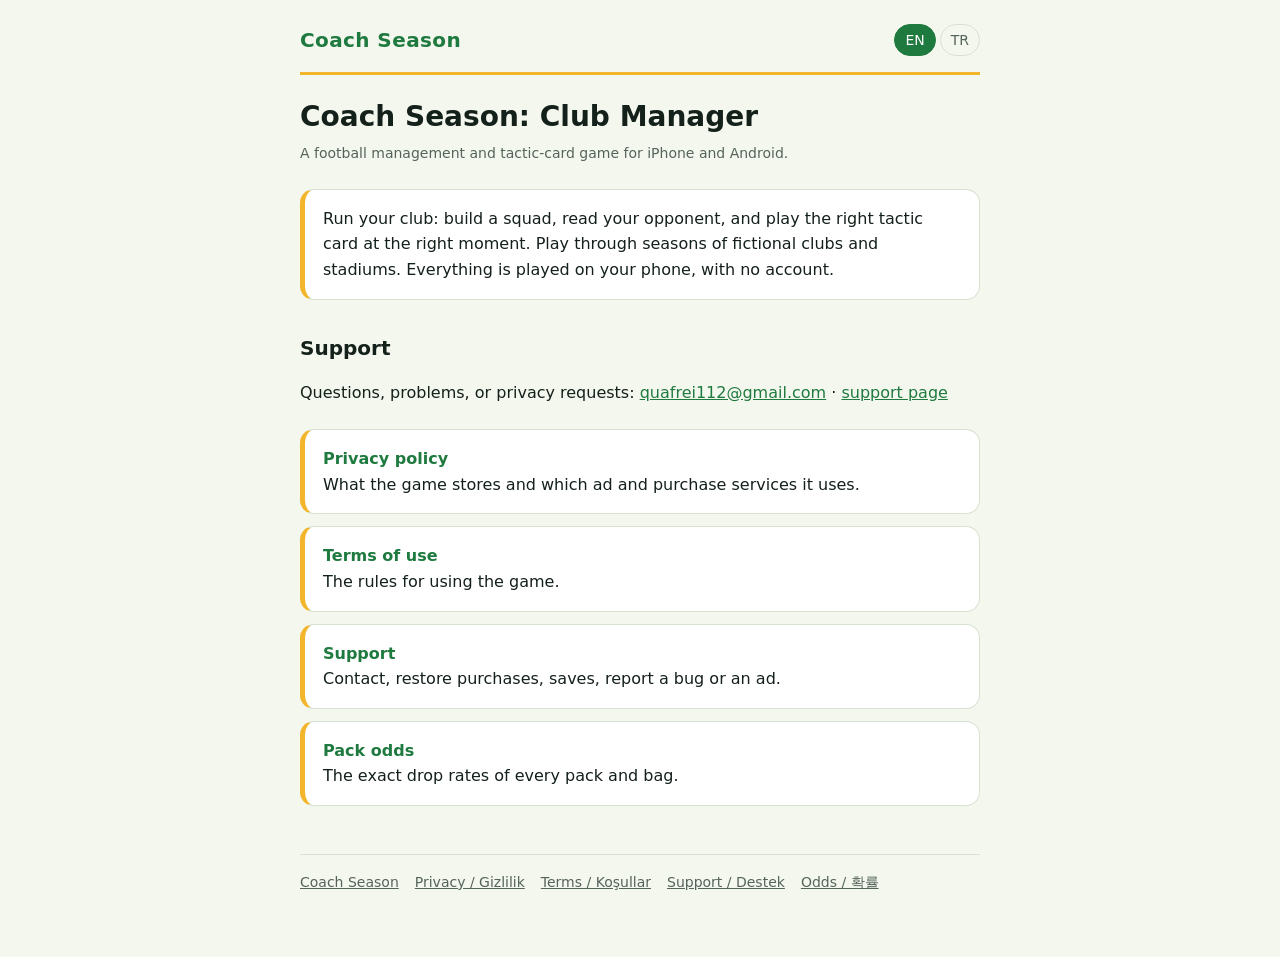
<file: index.html>
<!doctype html>
<html lang="en" data-root="./">
<head>
<meta charset="utf-8">
<meta name="viewport" content="width=device-width, initial-scale=1">
<title>Coach Season: Club Manager</title>
<meta name="title-en" content="Coach Season: Club Manager">
<meta name="title-tr" content="Coach Season: Club Manager">
<meta name="description" content="Coach Season: Club Manager, a football management and tactic-card game for iPhone and Android.">
<link rel="stylesheet" href="style.css">
<script src="site.js" defer></script>
</head>
<body>
<div class="wrap">
<header class="top">
  <a class="brand" href="./">Coach Season</a>
  <nav class="langs" aria-label="Language / Dil">
    <a href="?lang=en" hreflang="en">EN</a>
    <a href="?lang=tr" hreflang="tr">TR</a>
  </nav>
</header>
<main>
<article lang="en">
  <h1>Coach Season: Club Manager</h1>
  <p class="meta">A football management and tactic-card game for iPhone and Android.</p>
  <div class="card">Run your club: build a squad, read your opponent, and play the right tactic card at the right moment. Play through seasons of fictional clubs and stadiums. Everything is played on your phone, with no account.</div>
  <h2>Support</h2>
  <p>Questions, problems, or privacy requests: <a data-email="Coach Season" href="mailto:quafrei112@gmail.com?subject=Coach%20Season">quafrei112@gmail.com</a> · <a href="support/">support page</a></p>
  <div class="cards">
    <a class="card" href="privacy/"><strong>Privacy policy</strong>What the game stores and which ad and purchase services it uses.</a>
    <a class="card" href="terms/"><strong>Terms of use</strong>The rules for using the game.</a>
    <a class="card" href="support/"><strong>Support</strong>Contact, restore purchases, saves, report a bug or an ad.</a>
    <a class="card" href="odds/"><strong>Pack odds</strong>The exact drop rates of every pack and bag.</a>
  </div>
</article>
<article lang="tr">
  <h1>Coach Season: Club Manager</h1>
  <p class="meta">iPhone ve Android için futbol menajerliği ve taktik kartı oyunu.</p>
  <div class="card">Kulübünü yönet: kadro kur, rakibini oku ve doğru anda doğru taktik kartını oyna. Kurgusal kulüplerin ve stadyumların sezonlarını oyna. Her şey telefonunda oynanır, hesap gerekmez.</div>
  <h2>Destek</h2>
  <p>Soru, sorun veya gizlilik talepleri için: <a data-email="Coach Season" href="mailto:quafrei112@gmail.com?subject=Coach%20Season">quafrei112@gmail.com</a> · <a href="support/">destek sayfası</a></p>
  <div class="cards">
    <a class="card" href="privacy/"><strong>Gizlilik politikası</strong>Oyunun ne sakladığı, hangi reklam ve satın alma hizmetlerini kullandığı.</a>
    <a class="card" href="terms/"><strong>Kullanım koşulları</strong>Oyunu kullanma kuralları.</a>
    <a class="card" href="support/"><strong>Destek</strong>İletişim, satın alımları geri yükleme, kayıtlar, hata veya reklam bildirme.</a>
    <a class="card" href="odds/"><strong>Paket olasılıkları</strong>Her paket ve çantanın kesin çıkma olasılıkları.</a>
  </div>
</article>
</main>
<footer class="bottom">
  <a href="./">Coach Season</a>
  <a href="privacy/">Privacy / Gizlilik</a>
  <a href="terms/">Terms / Koşullar</a>
  <a href="support/">Support / Destek</a>
  <a href="odds/">Odds / 확률</a>
</footer>
</div>
</body>
</html>
</file>
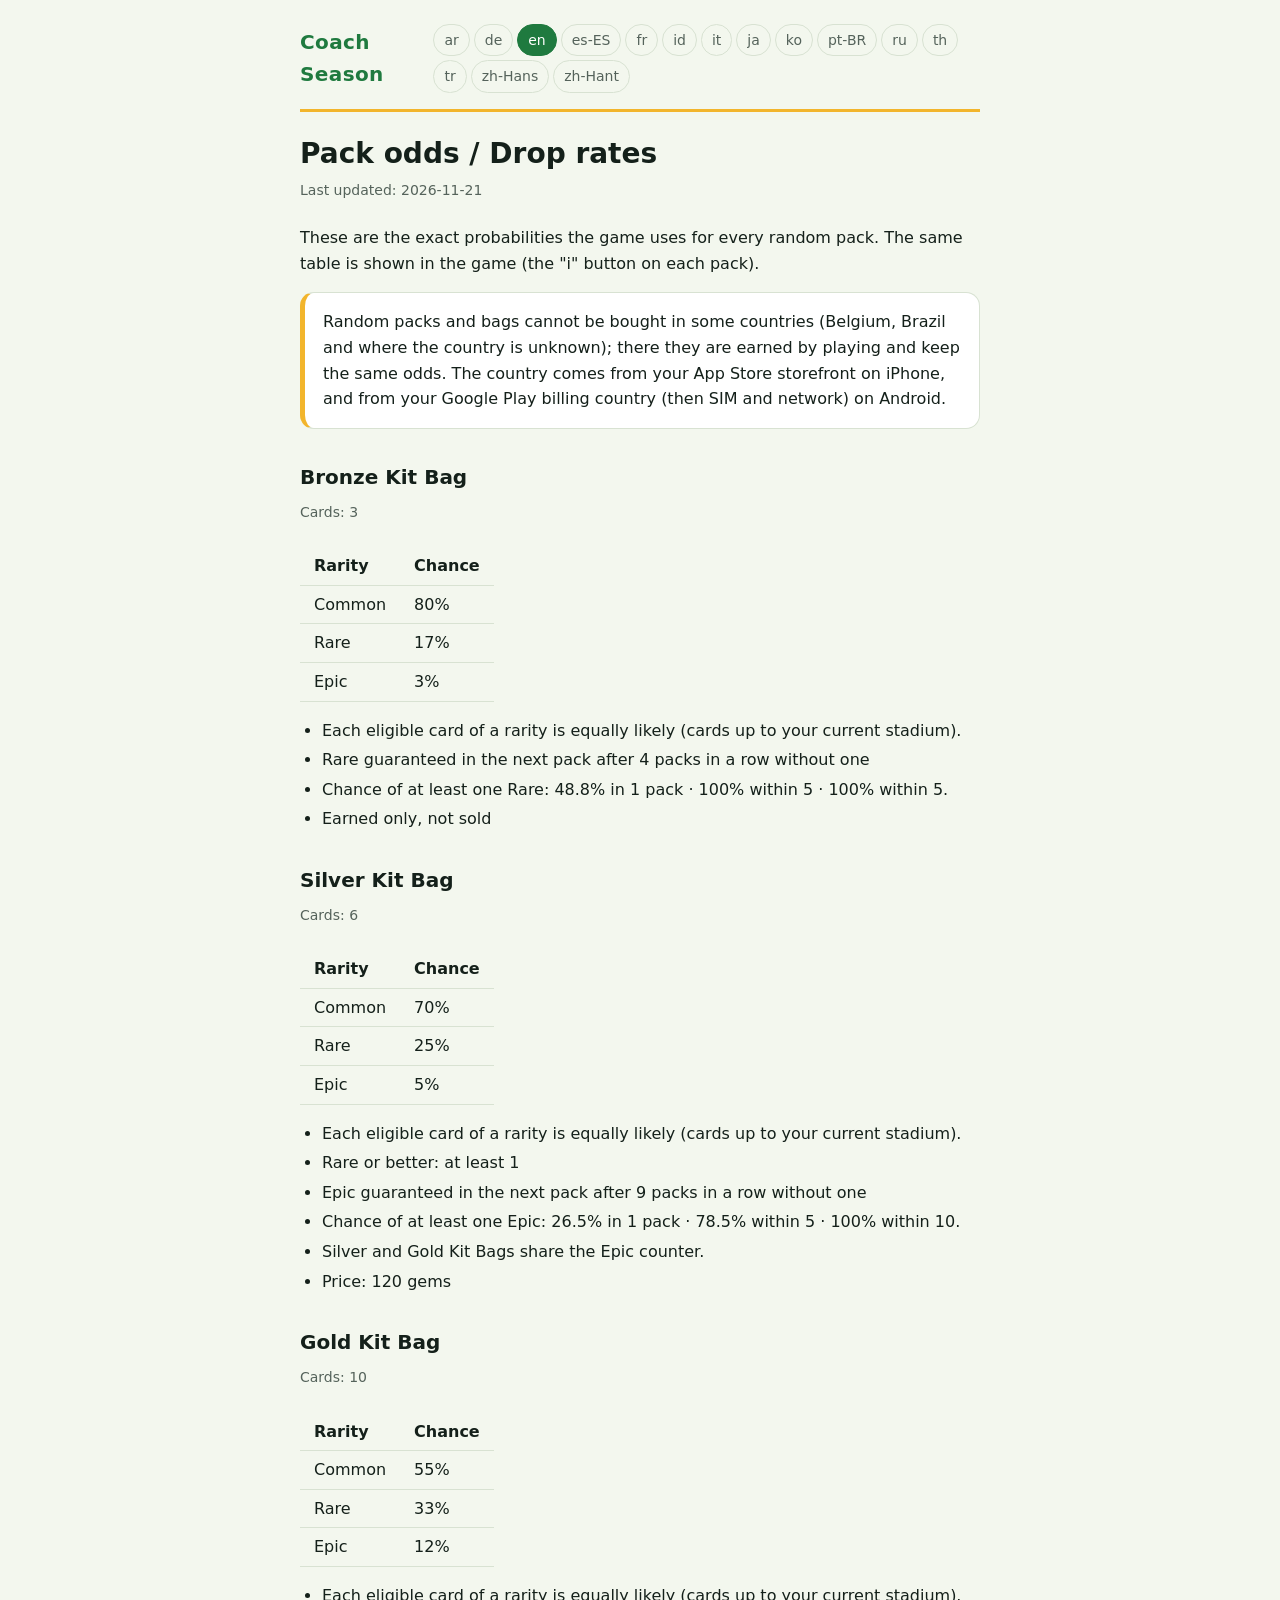
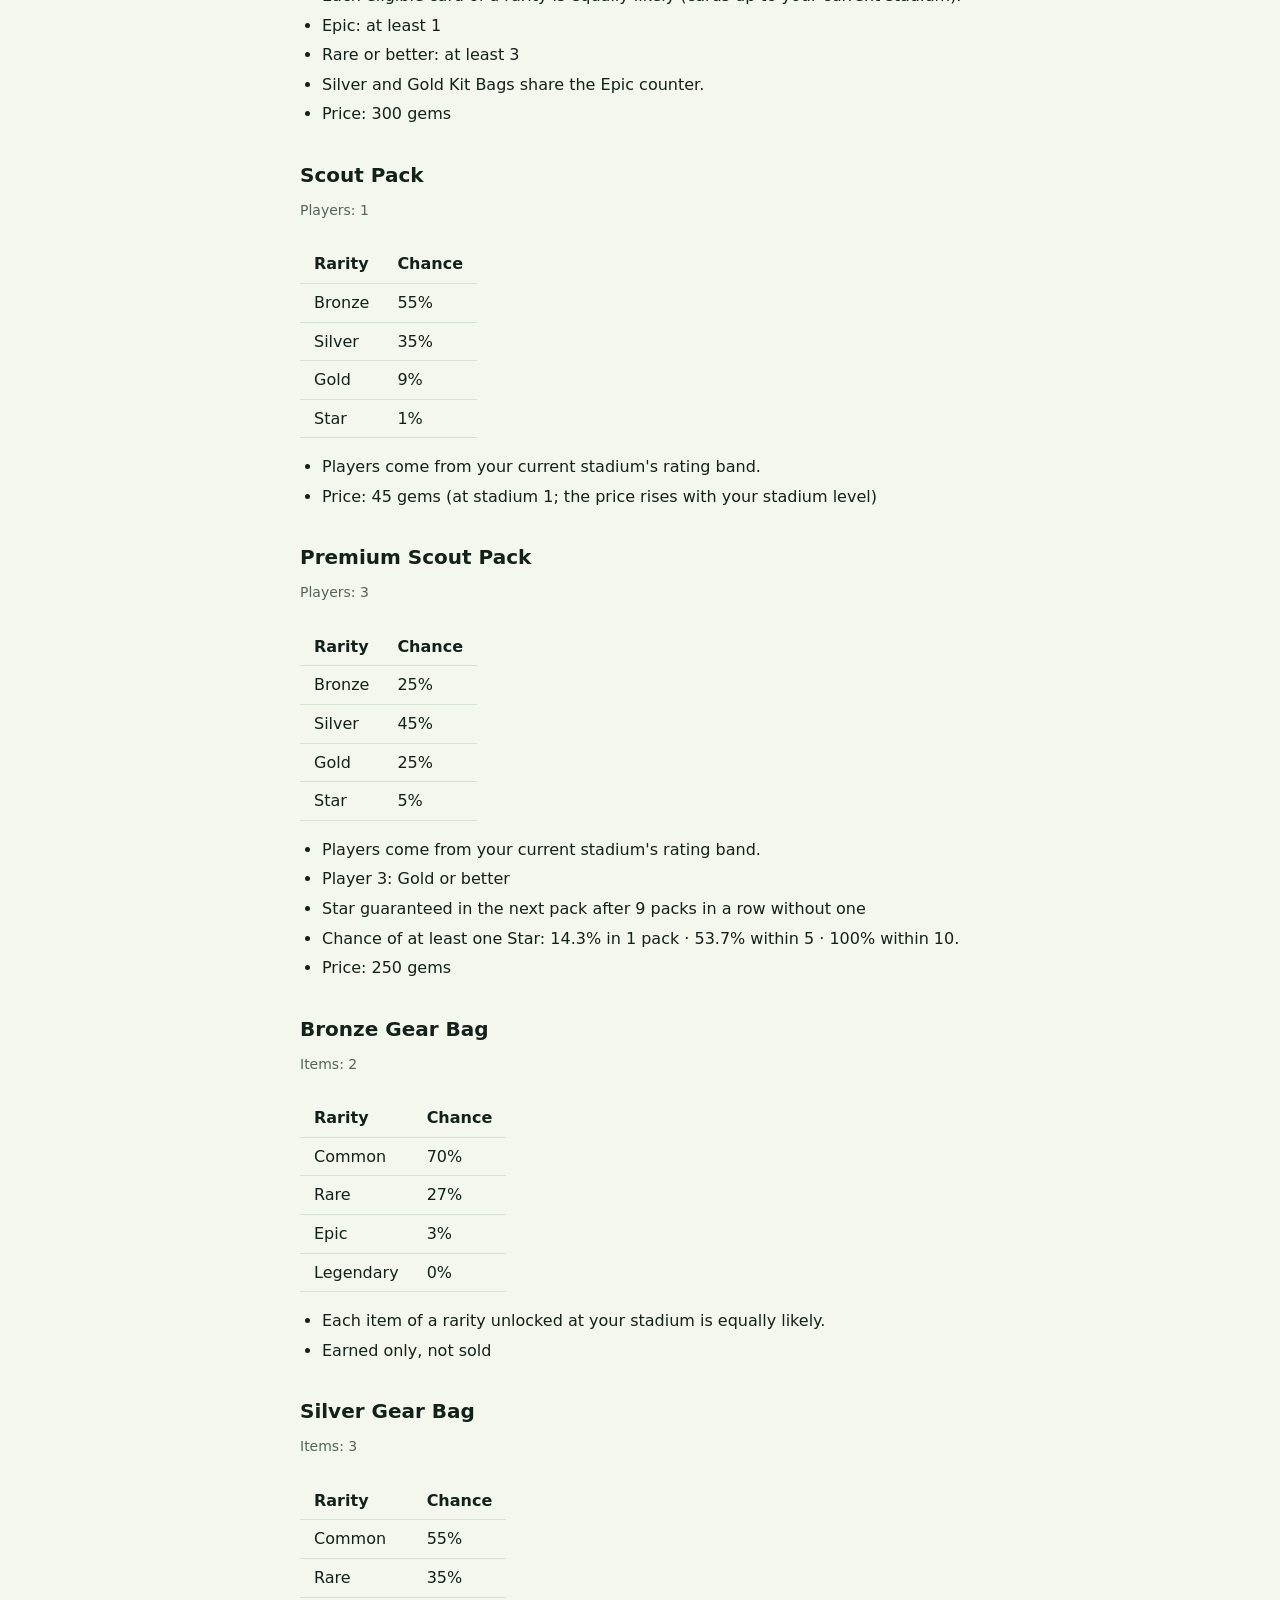
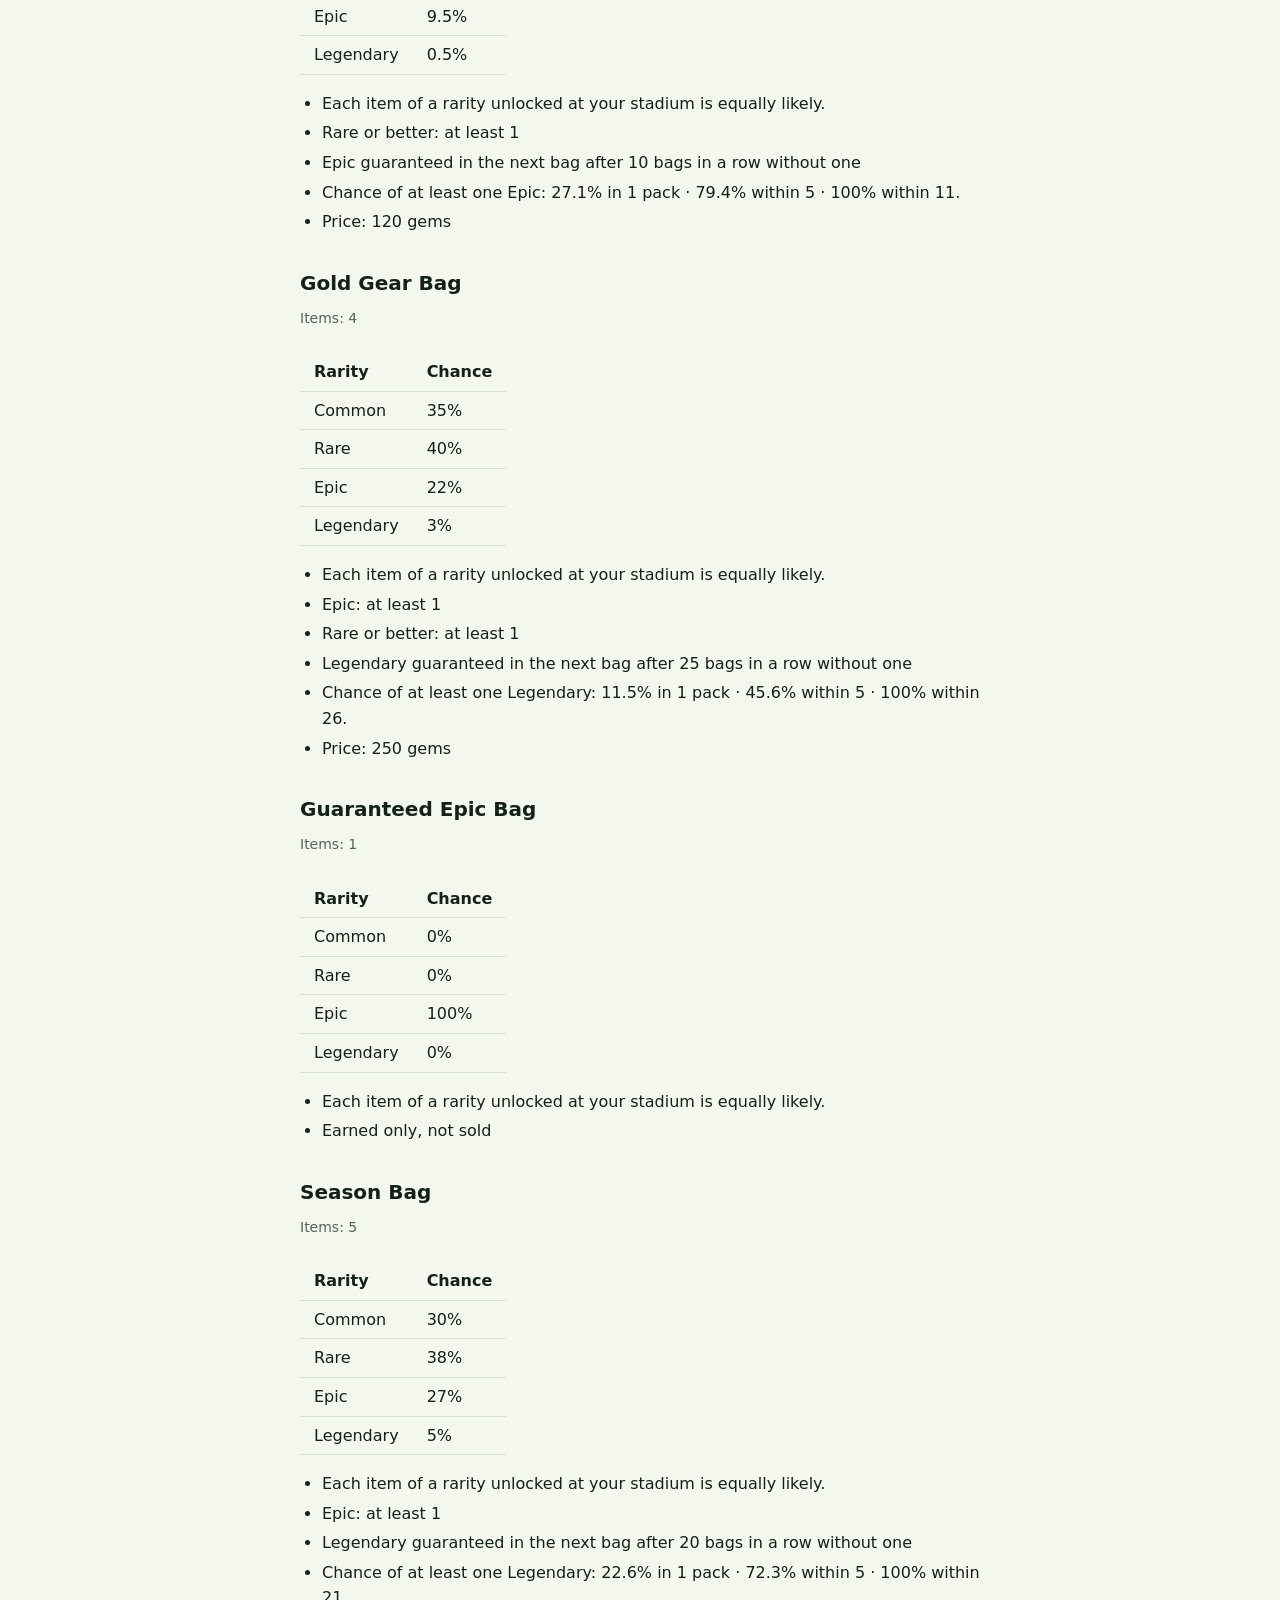
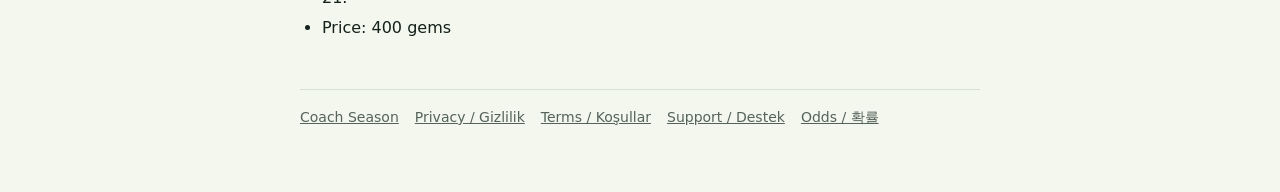
<file: odds/index.html>
<!doctype html>
<html lang="en" data-root="../">
<head>
<meta charset="utf-8">
<meta name="viewport" content="width=device-width, initial-scale=1">
<title>Pack odds / Drop rates · Coach Season</title>
<meta name="description" content="Coach Season pack odds and drop rates.">
<link rel="stylesheet" href="../style.css">
<style>html[data-lang] [lang]:not(html){display:none} html[data-lang="ar"] [lang="ar"]:not(html){display:block} html[data-lang="de"] [lang="de"]:not(html){display:block} html[data-lang="en"] [lang="en"]:not(html){display:block} html[data-lang="es-ES"] [lang="es-ES"]:not(html){display:block} html[data-lang="fr"] [lang="fr"]:not(html){display:block} html[data-lang="id"] [lang="id"]:not(html){display:block} html[data-lang="it"] [lang="it"]:not(html){display:block} html[data-lang="ja"] [lang="ja"]:not(html){display:block} html[data-lang="ko"] [lang="ko"]:not(html){display:block} html[data-lang="pt-BR"] [lang="pt-BR"]:not(html){display:block} html[data-lang="ru"] [lang="ru"]:not(html){display:block} html[data-lang="th"] [lang="th"]:not(html){display:block} html[data-lang="tr"] [lang="tr"]:not(html){display:block} html[data-lang="zh-Hans"] [lang="zh-Hans"]:not(html){display:block} html[data-lang="zh-Hant"] [lang="zh-Hant"]:not(html){display:block} .langs{flex-wrap:wrap} table{border-collapse:collapse;margin:8px 0} td,th{padding:6px 14px;border-bottom:1px solid var(--line);text-align:left} .pack{margin:24px 0}</style>
<!-- GENERATED by Tools/OddsPage/gen_odds_page.py in the game repo from packs.csv. Do not edit by hand. -->
</head>
<body>
<div class="wrap">
<header class="top">
  <a class="brand" href="../">Coach Season</a>
  <nav class="langs" aria-label="Language"><a href="?lang=ar" hreflang="ar">ar</a><a href="?lang=de" hreflang="de">de</a><a href="?lang=en" hreflang="en">en</a><a href="?lang=es-ES" hreflang="es-ES">es-ES</a><a href="?lang=fr" hreflang="fr">fr</a><a href="?lang=id" hreflang="id">id</a><a href="?lang=it" hreflang="it">it</a><a href="?lang=ja" hreflang="ja">ja</a><a href="?lang=ko" hreflang="ko">ko</a><a href="?lang=pt-BR" hreflang="pt-BR">pt-BR</a><a href="?lang=ru" hreflang="ru">ru</a><a href="?lang=th" hreflang="th">th</a><a href="?lang=tr" hreflang="tr">tr</a><a href="?lang=zh-Hans" hreflang="zh-Hans">zh-Hans</a><a href="?lang=zh-Hant" hreflang="zh-Hant">zh-Hant</a></nav>
</header>
<main>
<article lang="ar" dir="rtl"><h1>Pack odds / Drop rates</h1><p class="meta">Last updated: 2026-11-21</p><p>These are the exact probabilities the game uses for every random pack. The same table is shown in the game (the &quot;i&quot; button on each pack).</p><p class="card">Random packs and bags cannot be bought in some countries (Belgium, Brazil and where the country is unknown); there they are earned by playing and keep the same odds. The country comes from your App Store storefront on iPhone, and from your Google Play billing country (then SIM and network) on Android.</p><section class="pack"><h2>حقيبة برونزية</h2>
<p class="meta">البطاقات: 3</p>
<table><thead><tr><th>Rarity</th><th>Chance</th></tr></thead><tbody>
<tr><td>عادية</td><td>80%</td></tr>
<tr><td>نادرة</td><td>17%</td></tr>
<tr><td>ملحمية</td><td>3%</td></tr>
</tbody></table><ul>
<li>كل بطاقة مؤهلة من نفس الندرة لها الفرصة نفسها (البطاقات حتى ملعبك الحالي).</li>
<li>نادرة مضمونة في الحزمة التالية بعد 4 حزم متتالية بدونها</li>
<li>احتمال الحصول على نادرة واحد على الأقل: 48.8% في حزمة واحدة · 100% خلال 5 · 100% خلال 5.</li>
<li>تُكسب فقط، لا تُباع</li>
</ul></section><section class="pack"><h2>حقيبة فضية</h2>
<p class="meta">البطاقات: 6</p>
<table><thead><tr><th>Rarity</th><th>Chance</th></tr></thead><tbody>
<tr><td>عادية</td><td>70%</td></tr>
<tr><td>نادرة</td><td>25%</td></tr>
<tr><td>ملحمية</td><td>5%</td></tr>
</tbody></table><ul>
<li>كل بطاقة مؤهلة من نفس الندرة لها الفرصة نفسها (البطاقات حتى ملعبك الحالي).</li>
<li>نادرة أو أفضل: 1 على الأقل</li>
<li>ملحمية مضمونة في الحزمة التالية بعد 9 حزم متتالية بدونها</li>
<li>احتمال الحصول على ملحمية واحد على الأقل: 26.5% في حزمة واحدة · 78.5% خلال 5 · 100% خلال 10.</li>
<li>تتشارك الحقيبتان الفضية والذهبية عدّاد الملحمية.</li>
<li>السعر: 120 جوهرة</li>
</ul></section><section class="pack"><h2>حقيبة ذهبية</h2>
<p class="meta">البطاقات: 10</p>
<table><thead><tr><th>Rarity</th><th>Chance</th></tr></thead><tbody>
<tr><td>عادية</td><td>55%</td></tr>
<tr><td>نادرة</td><td>33%</td></tr>
<tr><td>ملحمية</td><td>12%</td></tr>
</tbody></table><ul>
<li>كل بطاقة مؤهلة من نفس الندرة لها الفرصة نفسها (البطاقات حتى ملعبك الحالي).</li>
<li>ملحمية: 1 على الأقل</li>
<li>نادرة أو أفضل: 3 على الأقل</li>
<li>تتشارك الحقيبتان الفضية والذهبية عدّاد الملحمية.</li>
<li>السعر: 300 جوهرة</li>
</ul></section><section class="pack"><h2>حزمة الكشّاف</h2>
<p class="meta">اللاعبون: 1</p>
<table><thead><tr><th>Rarity</th><th>Chance</th></tr></thead><tbody>
<tr><td>برونزي</td><td>55%</td></tr>
<tr><td>فضي</td><td>35%</td></tr>
<tr><td>ذهبي</td><td>9%</td></tr>
<tr><td>نجم</td><td>1%</td></tr>
</tbody></table><ul>
<li>يأتي اللاعبون من نطاق تقييم ملعبك الحالي.</li>
<li>السعر: 45 جوهرة (at stadium 1; the price rises with your stadium level)</li>
</ul></section><section class="pack"><h2>حزمة كشّاف بريميوم</h2>
<p class="meta">اللاعبون: 3</p>
<table><thead><tr><th>Rarity</th><th>Chance</th></tr></thead><tbody>
<tr><td>برونزي</td><td>25%</td></tr>
<tr><td>فضي</td><td>45%</td></tr>
<tr><td>ذهبي</td><td>25%</td></tr>
<tr><td>نجم</td><td>5%</td></tr>
</tbody></table><ul>
<li>يأتي اللاعبون من نطاق تقييم ملعبك الحالي.</li>
<li>اللاعب 3: ذهبي أو أفضل</li>
<li>نجم مضمون في الحزمة التالية بعد 9 حزم متتالية بدونه</li>
<li>احتمال الحصول على نجم واحد على الأقل: 14.3% في حزمة واحدة · 53.7% خلال 5 · 100% خلال 10.</li>
<li>السعر: 250 جوهرة</li>
</ul></section><section class="pack"><h2>حقيبة معدات برونزية</h2>
<p class="meta">العناصر: 2</p>
<table><thead><tr><th>Rarity</th><th>Chance</th></tr></thead><tbody>
<tr><td>عادية</td><td>70%</td></tr>
<tr><td>نادرة</td><td>27%</td></tr>
<tr><td>ملحمية</td><td>3%</td></tr>
<tr><td>أسطورية</td><td>0%</td></tr>
</tbody></table><ul>
<li>كل عنصر من الندرة نفسها مفتوح في ملعبك له الفرصة نفسها.</li>
<li>تُكسب فقط، لا تُباع</li>
</ul></section><section class="pack"><h2>حقيبة معدات فضية</h2>
<p class="meta">العناصر: 3</p>
<table><thead><tr><th>Rarity</th><th>Chance</th></tr></thead><tbody>
<tr><td>عادية</td><td>55%</td></tr>
<tr><td>نادرة</td><td>35%</td></tr>
<tr><td>ملحمية</td><td>9.5%</td></tr>
<tr><td>أسطورية</td><td>0.5%</td></tr>
</tbody></table><ul>
<li>كل عنصر من الندرة نفسها مفتوح في ملعبك له الفرصة نفسها.</li>
<li>نادرة أو أفضل: 1 على الأقل</li>
<li>ملحمية مضمونة بعد 10 حقائب متتالية بدونها</li>
<li>احتمال الحصول على ملحمية واحد على الأقل: 27.1% في حزمة واحدة · 79.4% خلال 5 · 100% خلال 11.</li>
<li>السعر: 120 جوهرة</li>
</ul></section><section class="pack"><h2>حقيبة معدات ذهبية</h2>
<p class="meta">العناصر: 4</p>
<table><thead><tr><th>Rarity</th><th>Chance</th></tr></thead><tbody>
<tr><td>عادية</td><td>35%</td></tr>
<tr><td>نادرة</td><td>40%</td></tr>
<tr><td>ملحمية</td><td>22%</td></tr>
<tr><td>أسطورية</td><td>3%</td></tr>
</tbody></table><ul>
<li>كل عنصر من الندرة نفسها مفتوح في ملعبك له الفرصة نفسها.</li>
<li>ملحمية: 1 على الأقل</li>
<li>نادرة أو أفضل: 1 على الأقل</li>
<li>أسطورية مضمونة بعد 25 حقائب متتالية بدونها</li>
<li>احتمال الحصول على أسطورية واحد على الأقل: 11.5% في حزمة واحدة · 45.6% خلال 5 · 100% خلال 26.</li>
<li>السعر: 250 جوهرة</li>
</ul></section><section class="pack"><h2>حقيبة ملحمية مضمونة</h2>
<p class="meta">العناصر: 1</p>
<table><thead><tr><th>Rarity</th><th>Chance</th></tr></thead><tbody>
<tr><td>عادية</td><td>0%</td></tr>
<tr><td>نادرة</td><td>0%</td></tr>
<tr><td>ملحمية</td><td>100%</td></tr>
<tr><td>أسطورية</td><td>0%</td></tr>
</tbody></table><ul>
<li>كل عنصر من الندرة نفسها مفتوح في ملعبك له الفرصة نفسها.</li>
<li>تُكسب فقط، لا تُباع</li>
</ul></section><section class="pack"><h2>حقيبة الموسم</h2>
<p class="meta">العناصر: 5</p>
<table><thead><tr><th>Rarity</th><th>Chance</th></tr></thead><tbody>
<tr><td>عادية</td><td>30%</td></tr>
<tr><td>نادرة</td><td>38%</td></tr>
<tr><td>ملحمية</td><td>27%</td></tr>
<tr><td>أسطورية</td><td>5%</td></tr>
</tbody></table><ul>
<li>كل عنصر من الندرة نفسها مفتوح في ملعبك له الفرصة نفسها.</li>
<li>ملحمية: 1 على الأقل</li>
<li>أسطورية مضمونة بعد 20 حقائب متتالية بدونها</li>
<li>احتمال الحصول على أسطورية واحد على الأقل: 22.6% في حزمة واحدة · 72.3% خلال 5 · 100% خلال 21.</li>
<li>السعر: 400 جوهرة</li>
</ul></section></article>
<article lang="de"><h1>Pack odds / Drop rates</h1><p class="meta">Last updated: 2026-11-21</p><p>These are the exact probabilities the game uses for every random pack. The same table is shown in the game (the &quot;i&quot; button on each pack).</p><p class="card">Random packs and bags cannot be bought in some countries (Belgium, Brazil and where the country is unknown); there they are earned by playing and keep the same odds. The country comes from your App Store storefront on iPhone, and from your Google Play billing country (then SIM and network) on Android.</p><section class="pack"><h2>Bronze-Pack</h2>
<p class="meta">Karten: 3</p>
<table><thead><tr><th>Rarity</th><th>Chance</th></tr></thead><tbody>
<tr><td>Gewöhnlich</td><td>80%</td></tr>
<tr><td>Selten</td><td>17%</td></tr>
<tr><td>Episch</td><td>3%</td></tr>
</tbody></table><ul>
<li>Jede passende Karte einer Seltenheit ist gleich wahrscheinlich (Karten bis zu deinem aktuellen Stadion).</li>
<li>Seltene Karte garantiert im nächsten Pack, wenn 4 Packs in Folge keine hatten</li>
<li>Chance auf mindestens einen Selten: 48.8% in 1 Pack · 100% in 5 · 100 % in 5.</li>
<li>Nur verdienbar, nicht käuflich</li>
</ul></section><section class="pack"><h2>Silber-Pack</h2>
<p class="meta">Karten: 6</p>
<table><thead><tr><th>Rarity</th><th>Chance</th></tr></thead><tbody>
<tr><td>Gewöhnlich</td><td>70%</td></tr>
<tr><td>Selten</td><td>25%</td></tr>
<tr><td>Episch</td><td>5%</td></tr>
</tbody></table><ul>
<li>Jede passende Karte einer Seltenheit ist gleich wahrscheinlich (Karten bis zu deinem aktuellen Stadion).</li>
<li>Selten oder besser: mindestens 1</li>
<li>Epische Karte garantiert im nächsten Pack, wenn 9 Packs in Folge keine hatten</li>
<li>Chance auf mindestens einen Episch: 26.5% in 1 Pack · 78.5% in 5 · 100 % in 10.</li>
<li>Silber- und Gold-Pack teilen sich den Episch-Zähler.</li>
<li>Preis: 120 Edelsteine</li>
</ul></section><section class="pack"><h2>Gold-Pack</h2>
<p class="meta">Karten: 10</p>
<table><thead><tr><th>Rarity</th><th>Chance</th></tr></thead><tbody>
<tr><td>Gewöhnlich</td><td>55%</td></tr>
<tr><td>Selten</td><td>33%</td></tr>
<tr><td>Episch</td><td>12%</td></tr>
</tbody></table><ul>
<li>Jede passende Karte einer Seltenheit ist gleich wahrscheinlich (Karten bis zu deinem aktuellen Stadion).</li>
<li>Episch: mindestens 1</li>
<li>Selten oder besser: mindestens 3</li>
<li>Silber- und Gold-Pack teilen sich den Episch-Zähler.</li>
<li>Preis: 300 Edelsteine</li>
</ul></section><section class="pack"><h2>Scout-Pack</h2>
<p class="meta">Spieler: 1</p>
<table><thead><tr><th>Rarity</th><th>Chance</th></tr></thead><tbody>
<tr><td>Bronze</td><td>55%</td></tr>
<tr><td>Silber</td><td>35%</td></tr>
<tr><td>Gold</td><td>9%</td></tr>
<tr><td>Star</td><td>1%</td></tr>
</tbody></table><ul>
<li>Spieler kommen aus dem Wertungsbereich deines aktuellen Stadions.</li>
<li>Preis: 45 Edelsteine (at stadium 1; the price rises with your stadium level)</li>
</ul></section><section class="pack"><h2>Premium-Scout-Pack</h2>
<p class="meta">Spieler: 3</p>
<table><thead><tr><th>Rarity</th><th>Chance</th></tr></thead><tbody>
<tr><td>Bronze</td><td>25%</td></tr>
<tr><td>Silber</td><td>45%</td></tr>
<tr><td>Gold</td><td>25%</td></tr>
<tr><td>Star</td><td>5%</td></tr>
</tbody></table><ul>
<li>Spieler kommen aus dem Wertungsbereich deines aktuellen Stadions.</li>
<li>Spieler 3: Gold oder besser</li>
<li>Star garantiert im nächsten Pack, wenn 9 Packs in Folge keinen hatten</li>
<li>Chance auf mindestens einen Star: 14.3% in 1 Pack · 53.7% in 5 · 100 % in 10.</li>
<li>Preis: 250 Edelsteine</li>
</ul></section><section class="pack"><h2>Bronze-Ausrüstungstasche</h2>
<p class="meta">Gegenstände: 2</p>
<table><thead><tr><th>Rarity</th><th>Chance</th></tr></thead><tbody>
<tr><td>Gewöhnlich</td><td>70%</td></tr>
<tr><td>Selten</td><td>27%</td></tr>
<tr><td>Episch</td><td>3%</td></tr>
<tr><td>Legendär</td><td>0%</td></tr>
</tbody></table><ul>
<li>Jeder Gegenstand einer Seltenheit, der in deinem Stadion freigeschaltet ist, ist gleich wahrscheinlich.</li>
<li>Nur verdienbar, nicht käuflich</li>
</ul></section><section class="pack"><h2>Silber-Ausrüstungstasche</h2>
<p class="meta">Gegenstände: 3</p>
<table><thead><tr><th>Rarity</th><th>Chance</th></tr></thead><tbody>
<tr><td>Gewöhnlich</td><td>55%</td></tr>
<tr><td>Selten</td><td>35%</td></tr>
<tr><td>Episch</td><td>9.5%</td></tr>
<tr><td>Legendär</td><td>0.5%</td></tr>
</tbody></table><ul>
<li>Jeder Gegenstand einer Seltenheit, der in deinem Stadion freigeschaltet ist, ist gleich wahrscheinlich.</li>
<li>Selten oder besser: mindestens 1</li>
<li>Episch garantiert, wenn 10 Taschen in Folge keine hatten</li>
<li>Chance auf mindestens einen Episch: 27.1% in 1 Pack · 79.4% in 5 · 100 % in 11.</li>
<li>Preis: 120 Edelsteine</li>
</ul></section><section class="pack"><h2>Gold-Ausrüstungstasche</h2>
<p class="meta">Gegenstände: 4</p>
<table><thead><tr><th>Rarity</th><th>Chance</th></tr></thead><tbody>
<tr><td>Gewöhnlich</td><td>35%</td></tr>
<tr><td>Selten</td><td>40%</td></tr>
<tr><td>Episch</td><td>22%</td></tr>
<tr><td>Legendär</td><td>3%</td></tr>
</tbody></table><ul>
<li>Jeder Gegenstand einer Seltenheit, der in deinem Stadion freigeschaltet ist, ist gleich wahrscheinlich.</li>
<li>Episch: mindestens 1</li>
<li>Selten oder besser: mindestens 1</li>
<li>Legendär garantiert, wenn 25 Taschen in Folge keine hatten</li>
<li>Chance auf mindestens einen Legendär: 11.5% in 1 Pack · 45.6% in 5 · 100 % in 26.</li>
<li>Preis: 250 Edelsteine</li>
</ul></section><section class="pack"><h2>Tasche mit Episch-Garantie</h2>
<p class="meta">Gegenstände: 1</p>
<table><thead><tr><th>Rarity</th><th>Chance</th></tr></thead><tbody>
<tr><td>Gewöhnlich</td><td>0%</td></tr>
<tr><td>Selten</td><td>0%</td></tr>
<tr><td>Episch</td><td>100%</td></tr>
<tr><td>Legendär</td><td>0%</td></tr>
</tbody></table><ul>
<li>Jeder Gegenstand einer Seltenheit, der in deinem Stadion freigeschaltet ist, ist gleich wahrscheinlich.</li>
<li>Nur verdienbar, nicht käuflich</li>
</ul></section><section class="pack"><h2>Saisontasche</h2>
<p class="meta">Gegenstände: 5</p>
<table><thead><tr><th>Rarity</th><th>Chance</th></tr></thead><tbody>
<tr><td>Gewöhnlich</td><td>30%</td></tr>
<tr><td>Selten</td><td>38%</td></tr>
<tr><td>Episch</td><td>27%</td></tr>
<tr><td>Legendär</td><td>5%</td></tr>
</tbody></table><ul>
<li>Jeder Gegenstand einer Seltenheit, der in deinem Stadion freigeschaltet ist, ist gleich wahrscheinlich.</li>
<li>Episch: mindestens 1</li>
<li>Legendär garantiert, wenn 20 Taschen in Folge keine hatten</li>
<li>Chance auf mindestens einen Legendär: 22.6% in 1 Pack · 72.3% in 5 · 100 % in 21.</li>
<li>Preis: 400 Edelsteine</li>
</ul></section></article>
<article lang="en"><h1>Pack odds / Drop rates</h1><p class="meta">Last updated: 2026-11-21</p><p>These are the exact probabilities the game uses for every random pack. The same table is shown in the game (the &quot;i&quot; button on each pack).</p><p class="card">Random packs and bags cannot be bought in some countries (Belgium, Brazil and where the country is unknown); there they are earned by playing and keep the same odds. The country comes from your App Store storefront on iPhone, and from your Google Play billing country (then SIM and network) on Android.</p><section class="pack"><h2>Bronze Kit Bag</h2>
<p class="meta">Cards: 3</p>
<table><thead><tr><th>Rarity</th><th>Chance</th></tr></thead><tbody>
<tr><td>Common</td><td>80%</td></tr>
<tr><td>Rare</td><td>17%</td></tr>
<tr><td>Epic</td><td>3%</td></tr>
</tbody></table><ul>
<li>Each eligible card of a rarity is equally likely (cards up to your current stadium).</li>
<li>Rare guaranteed in the next pack after 4 packs in a row without one</li>
<li>Chance of at least one Rare: 48.8% in 1 pack · 100% within 5 · 100% within 5.</li>
<li>Earned only, not sold</li>
</ul></section><section class="pack"><h2>Silver Kit Bag</h2>
<p class="meta">Cards: 6</p>
<table><thead><tr><th>Rarity</th><th>Chance</th></tr></thead><tbody>
<tr><td>Common</td><td>70%</td></tr>
<tr><td>Rare</td><td>25%</td></tr>
<tr><td>Epic</td><td>5%</td></tr>
</tbody></table><ul>
<li>Each eligible card of a rarity is equally likely (cards up to your current stadium).</li>
<li>Rare or better: at least 1</li>
<li>Epic guaranteed in the next pack after 9 packs in a row without one</li>
<li>Chance of at least one Epic: 26.5% in 1 pack · 78.5% within 5 · 100% within 10.</li>
<li>Silver and Gold Kit Bags share the Epic counter.</li>
<li>Price: 120 gems</li>
</ul></section><section class="pack"><h2>Gold Kit Bag</h2>
<p class="meta">Cards: 10</p>
<table><thead><tr><th>Rarity</th><th>Chance</th></tr></thead><tbody>
<tr><td>Common</td><td>55%</td></tr>
<tr><td>Rare</td><td>33%</td></tr>
<tr><td>Epic</td><td>12%</td></tr>
</tbody></table><ul>
<li>Each eligible card of a rarity is equally likely (cards up to your current stadium).</li>
<li>Epic: at least 1</li>
<li>Rare or better: at least 3</li>
<li>Silver and Gold Kit Bags share the Epic counter.</li>
<li>Price: 300 gems</li>
</ul></section><section class="pack"><h2>Scout Pack</h2>
<p class="meta">Players: 1</p>
<table><thead><tr><th>Rarity</th><th>Chance</th></tr></thead><tbody>
<tr><td>Bronze</td><td>55%</td></tr>
<tr><td>Silver</td><td>35%</td></tr>
<tr><td>Gold</td><td>9%</td></tr>
<tr><td>Star</td><td>1%</td></tr>
</tbody></table><ul>
<li>Players come from your current stadium&#x27;s rating band.</li>
<li>Price: 45 gems (at stadium 1; the price rises with your stadium level)</li>
</ul></section><section class="pack"><h2>Premium Scout Pack</h2>
<p class="meta">Players: 3</p>
<table><thead><tr><th>Rarity</th><th>Chance</th></tr></thead><tbody>
<tr><td>Bronze</td><td>25%</td></tr>
<tr><td>Silver</td><td>45%</td></tr>
<tr><td>Gold</td><td>25%</td></tr>
<tr><td>Star</td><td>5%</td></tr>
</tbody></table><ul>
<li>Players come from your current stadium&#x27;s rating band.</li>
<li>Player 3: Gold or better</li>
<li>Star guaranteed in the next pack after 9 packs in a row without one</li>
<li>Chance of at least one Star: 14.3% in 1 pack · 53.7% within 5 · 100% within 10.</li>
<li>Price: 250 gems</li>
</ul></section><section class="pack"><h2>Bronze Gear Bag</h2>
<p class="meta">Items: 2</p>
<table><thead><tr><th>Rarity</th><th>Chance</th></tr></thead><tbody>
<tr><td>Common</td><td>70%</td></tr>
<tr><td>Rare</td><td>27%</td></tr>
<tr><td>Epic</td><td>3%</td></tr>
<tr><td>Legendary</td><td>0%</td></tr>
</tbody></table><ul>
<li>Each item of a rarity unlocked at your stadium is equally likely.</li>
<li>Earned only, not sold</li>
</ul></section><section class="pack"><h2>Silver Gear Bag</h2>
<p class="meta">Items: 3</p>
<table><thead><tr><th>Rarity</th><th>Chance</th></tr></thead><tbody>
<tr><td>Common</td><td>55%</td></tr>
<tr><td>Rare</td><td>35%</td></tr>
<tr><td>Epic</td><td>9.5%</td></tr>
<tr><td>Legendary</td><td>0.5%</td></tr>
</tbody></table><ul>
<li>Each item of a rarity unlocked at your stadium is equally likely.</li>
<li>Rare or better: at least 1</li>
<li>Epic guaranteed in the next bag after 10 bags in a row without one</li>
<li>Chance of at least one Epic: 27.1% in 1 pack · 79.4% within 5 · 100% within 11.</li>
<li>Price: 120 gems</li>
</ul></section><section class="pack"><h2>Gold Gear Bag</h2>
<p class="meta">Items: 4</p>
<table><thead><tr><th>Rarity</th><th>Chance</th></tr></thead><tbody>
<tr><td>Common</td><td>35%</td></tr>
<tr><td>Rare</td><td>40%</td></tr>
<tr><td>Epic</td><td>22%</td></tr>
<tr><td>Legendary</td><td>3%</td></tr>
</tbody></table><ul>
<li>Each item of a rarity unlocked at your stadium is equally likely.</li>
<li>Epic: at least 1</li>
<li>Rare or better: at least 1</li>
<li>Legendary guaranteed in the next bag after 25 bags in a row without one</li>
<li>Chance of at least one Legendary: 11.5% in 1 pack · 45.6% within 5 · 100% within 26.</li>
<li>Price: 250 gems</li>
</ul></section><section class="pack"><h2>Guaranteed Epic Bag</h2>
<p class="meta">Items: 1</p>
<table><thead><tr><th>Rarity</th><th>Chance</th></tr></thead><tbody>
<tr><td>Common</td><td>0%</td></tr>
<tr><td>Rare</td><td>0%</td></tr>
<tr><td>Epic</td><td>100%</td></tr>
<tr><td>Legendary</td><td>0%</td></tr>
</tbody></table><ul>
<li>Each item of a rarity unlocked at your stadium is equally likely.</li>
<li>Earned only, not sold</li>
</ul></section><section class="pack"><h2>Season Bag</h2>
<p class="meta">Items: 5</p>
<table><thead><tr><th>Rarity</th><th>Chance</th></tr></thead><tbody>
<tr><td>Common</td><td>30%</td></tr>
<tr><td>Rare</td><td>38%</td></tr>
<tr><td>Epic</td><td>27%</td></tr>
<tr><td>Legendary</td><td>5%</td></tr>
</tbody></table><ul>
<li>Each item of a rarity unlocked at your stadium is equally likely.</li>
<li>Epic: at least 1</li>
<li>Legendary guaranteed in the next bag after 20 bags in a row without one</li>
<li>Chance of at least one Legendary: 22.6% in 1 pack · 72.3% within 5 · 100% within 21.</li>
<li>Price: 400 gems</li>
</ul></section></article>
<article lang="es-ES"><h1>Pack odds / Drop rates</h1><p class="meta">Last updated: 2026-11-21</p><p>These are the exact probabilities the game uses for every random pack. The same table is shown in the game (the &quot;i&quot; button on each pack).</p><p class="card">Random packs and bags cannot be bought in some countries (Belgium, Brazil and where the country is unknown); there they are earned by playing and keep the same odds. The country comes from your App Store storefront on iPhone, and from your Google Play billing country (then SIM and network) on Android.</p><section class="pack"><h2>Bolsa de equipación de bronce</h2>
<p class="meta">Cartas: 3</p>
<table><thead><tr><th>Rarity</th><th>Chance</th></tr></thead><tbody>
<tr><td>Común</td><td>80%</td></tr>
<tr><td>Rara</td><td>17%</td></tr>
<tr><td>Épica</td><td>3%</td></tr>
</tbody></table><ul>
<li>Cada carta elegible de una rareza tiene la misma probabilidad (cartas hasta tu estadio actual).</li>
<li>Rara garantizada en el siguiente sobre tras 4 sobres seguidos sin ninguna</li>
<li>Probabilidad de al menos un Rara: 48.8% en 1 paquete · 100% en 5 · 100 % en 5.</li>
<li>Solo se gana, no se vende</li>
</ul></section><section class="pack"><h2>Bolsa de equipación de plata</h2>
<p class="meta">Cartas: 6</p>
<table><thead><tr><th>Rarity</th><th>Chance</th></tr></thead><tbody>
<tr><td>Común</td><td>70%</td></tr>
<tr><td>Rara</td><td>25%</td></tr>
<tr><td>Épica</td><td>5%</td></tr>
</tbody></table><ul>
<li>Cada carta elegible de una rareza tiene la misma probabilidad (cartas hasta tu estadio actual).</li>
<li>Rara o mejor: al menos 1</li>
<li>Épica garantizada en el siguiente sobre tras 9 sobres seguidos sin ninguna</li>
<li>Probabilidad de al menos un Épica: 26.5% en 1 paquete · 78.5% en 5 · 100 % en 10.</li>
<li>Las bolsas de equipación de plata y de oro comparten el contador de épicas.</li>
<li>Precio: 120 gemas</li>
</ul></section><section class="pack"><h2>Bolsa de equipación de oro</h2>
<p class="meta">Cartas: 10</p>
<table><thead><tr><th>Rarity</th><th>Chance</th></tr></thead><tbody>
<tr><td>Común</td><td>55%</td></tr>
<tr><td>Rara</td><td>33%</td></tr>
<tr><td>Épica</td><td>12%</td></tr>
</tbody></table><ul>
<li>Cada carta elegible de una rareza tiene la misma probabilidad (cartas hasta tu estadio actual).</li>
<li>Épica: al menos 1</li>
<li>Rara o mejor: al menos 3</li>
<li>Las bolsas de equipación de plata y de oro comparten el contador de épicas.</li>
<li>Precio: 300 gemas</li>
</ul></section><section class="pack"><h2>Sobre de ojeador</h2>
<p class="meta">Jugadores: 1</p>
<table><thead><tr><th>Rarity</th><th>Chance</th></tr></thead><tbody>
<tr><td>Bronce</td><td>55%</td></tr>
<tr><td>Plata</td><td>35%</td></tr>
<tr><td>Oro</td><td>9%</td></tr>
<tr><td>Estrella</td><td>1%</td></tr>
</tbody></table><ul>
<li>Los jugadores salen de la franja de valoración de tu estadio actual.</li>
<li>Precio: 45 gemas (at stadium 1; the price rises with your stadium level)</li>
</ul></section><section class="pack"><h2>Sobre de ojeador Premium</h2>
<p class="meta">Jugadores: 3</p>
<table><thead><tr><th>Rarity</th><th>Chance</th></tr></thead><tbody>
<tr><td>Bronce</td><td>25%</td></tr>
<tr><td>Plata</td><td>45%</td></tr>
<tr><td>Oro</td><td>25%</td></tr>
<tr><td>Estrella</td><td>5%</td></tr>
</tbody></table><ul>
<li>Los jugadores salen de la franja de valoración de tu estadio actual.</li>
<li>Jugador 3: Oro o mejor</li>
<li>Estrella garantizada en el siguiente sobre tras 9 sobres seguidos sin ninguna</li>
<li>Probabilidad de al menos un Estrella: 14.3% en 1 paquete · 53.7% en 5 · 100 % en 10.</li>
<li>Precio: 250 gemas</li>
</ul></section><section class="pack"><h2>Bolsa de material bronce</h2>
<p class="meta">Objetos: 2</p>
<table><thead><tr><th>Rarity</th><th>Chance</th></tr></thead><tbody>
<tr><td>Común</td><td>70%</td></tr>
<tr><td>Rara</td><td>27%</td></tr>
<tr><td>Épica</td><td>3%</td></tr>
<tr><td>Legendaria</td><td>0%</td></tr>
</tbody></table><ul>
<li>Cada objeto de una rareza desbloqueado en tu estadio tiene la misma probabilidad.</li>
<li>Solo se gana, no se vende</li>
</ul></section><section class="pack"><h2>Bolsa de material plata</h2>
<p class="meta">Objetos: 3</p>
<table><thead><tr><th>Rarity</th><th>Chance</th></tr></thead><tbody>
<tr><td>Común</td><td>55%</td></tr>
<tr><td>Rara</td><td>35%</td></tr>
<tr><td>Épica</td><td>9.5%</td></tr>
<tr><td>Legendaria</td><td>0.5%</td></tr>
</tbody></table><ul>
<li>Cada objeto de una rareza desbloqueado en tu estadio tiene la misma probabilidad.</li>
<li>Rara o mejor: al menos 1</li>
<li>Épica garantizada tras 10 bolsas seguidas sin ninguna</li>
<li>Probabilidad de al menos un Épica: 27.1% en 1 paquete · 79.4% en 5 · 100 % en 11.</li>
<li>Precio: 120 gemas</li>
</ul></section><section class="pack"><h2>Bolsa de material oro</h2>
<p class="meta">Objetos: 4</p>
<table><thead><tr><th>Rarity</th><th>Chance</th></tr></thead><tbody>
<tr><td>Común</td><td>35%</td></tr>
<tr><td>Rara</td><td>40%</td></tr>
<tr><td>Épica</td><td>22%</td></tr>
<tr><td>Legendaria</td><td>3%</td></tr>
</tbody></table><ul>
<li>Cada objeto de una rareza desbloqueado en tu estadio tiene la misma probabilidad.</li>
<li>Épica: al menos 1</li>
<li>Rara o mejor: al menos 1</li>
<li>Legendaria garantizada tras 25 bolsas seguidas sin ninguna</li>
<li>Probabilidad de al menos un Legendaria: 11.5% en 1 paquete · 45.6% en 5 · 100 % en 26.</li>
<li>Precio: 250 gemas</li>
</ul></section><section class="pack"><h2>Bolsa épica garanti­zada</h2>
<p class="meta">Objetos: 1</p>
<table><thead><tr><th>Rarity</th><th>Chance</th></tr></thead><tbody>
<tr><td>Común</td><td>0%</td></tr>
<tr><td>Rara</td><td>0%</td></tr>
<tr><td>Épica</td><td>100%</td></tr>
<tr><td>Legendaria</td><td>0%</td></tr>
</tbody></table><ul>
<li>Cada objeto de una rareza desbloqueado en tu estadio tiene la misma probabilidad.</li>
<li>Solo se gana, no se vende</li>
</ul></section><section class="pack"><h2>Bolsa de temporada</h2>
<p class="meta">Objetos: 5</p>
<table><thead><tr><th>Rarity</th><th>Chance</th></tr></thead><tbody>
<tr><td>Común</td><td>30%</td></tr>
<tr><td>Rara</td><td>38%</td></tr>
<tr><td>Épica</td><td>27%</td></tr>
<tr><td>Legendaria</td><td>5%</td></tr>
</tbody></table><ul>
<li>Cada objeto de una rareza desbloqueado en tu estadio tiene la misma probabilidad.</li>
<li>Épica: al menos 1</li>
<li>Legendaria garantizada tras 20 bolsas seguidas sin ninguna</li>
<li>Probabilidad de al menos un Legendaria: 22.6% en 1 paquete · 72.3% en 5 · 100 % en 21.</li>
<li>Precio: 400 gemas</li>
</ul></section></article>
<article lang="fr"><h1>Pack odds / Drop rates</h1><p class="meta">Last updated: 2026-11-21</p><p>These are the exact probabilities the game uses for every random pack. The same table is shown in the game (the &quot;i&quot; button on each pack).</p><p class="card">Random packs and bags cannot be bought in some countries (Belgium, Brazil and where the country is unknown); there they are earned by playing and keep the same odds. The country comes from your App Store storefront on iPhone, and from your Google Play billing country (then SIM and network) on Android.</p><section class="pack"><h2>Pack bronze</h2>
<p class="meta">Cartes : 3</p>
<table><thead><tr><th>Rarity</th><th>Chance</th></tr></thead><tbody>
<tr><td>Commune</td><td>80%</td></tr>
<tr><td>Rare</td><td>17%</td></tr>
<tr><td>Épique</td><td>3%</td></tr>
</tbody></table><ul>
<li>Chaque carte éligible d&#x27;une rareté a la même chance (cartes jusqu&#x27;à ton stade actuel).</li>
<li>Rare garantie dans le prochain pack après 4 packs d&#x27;affilée sans rare</li>
<li>Chance d&#x27;avoir au moins un Rare : 48.8% en 1 pack · 100% en 5 · 100 % en 5.</li>
<li>Uniquement à gagner, non vendu</li>
</ul></section><section class="pack"><h2>Pack argent</h2>
<p class="meta">Cartes : 6</p>
<table><thead><tr><th>Rarity</th><th>Chance</th></tr></thead><tbody>
<tr><td>Commune</td><td>70%</td></tr>
<tr><td>Rare</td><td>25%</td></tr>
<tr><td>Épique</td><td>5%</td></tr>
</tbody></table><ul>
<li>Chaque carte éligible d&#x27;une rareté a la même chance (cartes jusqu&#x27;à ton stade actuel).</li>
<li>Rare ou mieux : au moins 1</li>
<li>Épique garantie dans le prochain pack après 9 packs d&#x27;affilée sans épique</li>
<li>Chance d&#x27;avoir au moins un Épique : 26.5% en 1 pack · 78.5% en 5 · 100 % en 10.</li>
<li>Les packs argent et or partagent le compteur épique.</li>
<li>Prix : 120 gemmes</li>
</ul></section><section class="pack"><h2>Pack or</h2>
<p class="meta">Cartes : 10</p>
<table><thead><tr><th>Rarity</th><th>Chance</th></tr></thead><tbody>
<tr><td>Commune</td><td>55%</td></tr>
<tr><td>Rare</td><td>33%</td></tr>
<tr><td>Épique</td><td>12%</td></tr>
</tbody></table><ul>
<li>Chaque carte éligible d&#x27;une rareté a la même chance (cartes jusqu&#x27;à ton stade actuel).</li>
<li>Épique : au moins 1</li>
<li>Rare ou mieux : au moins 3</li>
<li>Les packs argent et or partagent le compteur épique.</li>
<li>Prix : 300 gemmes</li>
</ul></section><section class="pack"><h2>Pack Scout</h2>
<p class="meta">Joueurs : 1</p>
<table><thead><tr><th>Rarity</th><th>Chance</th></tr></thead><tbody>
<tr><td>Bronze</td><td>55%</td></tr>
<tr><td>Argent</td><td>35%</td></tr>
<tr><td>Or</td><td>9%</td></tr>
<tr><td>Star</td><td>1%</td></tr>
</tbody></table><ul>
<li>Les joueurs viennent de la tranche de niveau de ton stade actuel.</li>
<li>Prix : 45 gemmes (at stadium 1; the price rises with your stadium level)</li>
</ul></section><section class="pack"><h2>Pack Scout Premium</h2>
<p class="meta">Joueurs : 3</p>
<table><thead><tr><th>Rarity</th><th>Chance</th></tr></thead><tbody>
<tr><td>Bronze</td><td>25%</td></tr>
<tr><td>Argent</td><td>45%</td></tr>
<tr><td>Or</td><td>25%</td></tr>
<tr><td>Star</td><td>5%</td></tr>
</tbody></table><ul>
<li>Les joueurs viennent de la tranche de niveau de ton stade actuel.</li>
<li>Joueur 3 : Or ou mieux</li>
<li>Star garantie dans le prochain pack après 9 packs d&#x27;affilée sans star</li>
<li>Chance d&#x27;avoir au moins un Star : 14.3% en 1 pack · 53.7% en 5 · 100 % en 10.</li>
<li>Prix : 250 gemmes</li>
</ul></section><section class="pack"><h2>Sac de matériel bronze</h2>
<p class="meta">Objets : 2</p>
<table><thead><tr><th>Rarity</th><th>Chance</th></tr></thead><tbody>
<tr><td>Commune</td><td>70%</td></tr>
<tr><td>Rare</td><td>27%</td></tr>
<tr><td>Épique</td><td>3%</td></tr>
<tr><td>Légendaire</td><td>0%</td></tr>
</tbody></table><ul>
<li>Chaque objet d&#x27;une rareté débloqué dans ton stade a la même chance.</li>
<li>Uniquement à gagner, non vendu</li>
</ul></section><section class="pack"><h2>Sac de matériel argent</h2>
<p class="meta">Objets : 3</p>
<table><thead><tr><th>Rarity</th><th>Chance</th></tr></thead><tbody>
<tr><td>Commune</td><td>55%</td></tr>
<tr><td>Rare</td><td>35%</td></tr>
<tr><td>Épique</td><td>9.5%</td></tr>
<tr><td>Légendaire</td><td>0.5%</td></tr>
</tbody></table><ul>
<li>Chaque objet d&#x27;une rareté débloqué dans ton stade a la même chance.</li>
<li>Rare ou mieux : au moins 1</li>
<li>Épique garanti après 10 sacs d&#x27;affilée sans épique</li>
<li>Chance d&#x27;avoir au moins un Épique : 27.1% en 1 pack · 79.4% en 5 · 100 % en 11.</li>
<li>Prix : 120 gemmes</li>
</ul></section><section class="pack"><h2>Sac de matériel or</h2>
<p class="meta">Objets : 4</p>
<table><thead><tr><th>Rarity</th><th>Chance</th></tr></thead><tbody>
<tr><td>Commune</td><td>35%</td></tr>
<tr><td>Rare</td><td>40%</td></tr>
<tr><td>Épique</td><td>22%</td></tr>
<tr><td>Légendaire</td><td>3%</td></tr>
</tbody></table><ul>
<li>Chaque objet d&#x27;une rareté débloqué dans ton stade a la même chance.</li>
<li>Épique : au moins 1</li>
<li>Rare ou mieux : au moins 1</li>
<li>Légendaire garanti après 25 sacs d&#x27;affilée sans légendaire</li>
<li>Chance d&#x27;avoir au moins un Légendaire : 11.5% en 1 pack · 45.6% en 5 · 100 % en 26.</li>
<li>Prix : 250 gemmes</li>
</ul></section><section class="pack"><h2>Sac épique garanti</h2>
<p class="meta">Objets : 1</p>
<table><thead><tr><th>Rarity</th><th>Chance</th></tr></thead><tbody>
<tr><td>Commune</td><td>0%</td></tr>
<tr><td>Rare</td><td>0%</td></tr>
<tr><td>Épique</td><td>100%</td></tr>
<tr><td>Légendaire</td><td>0%</td></tr>
</tbody></table><ul>
<li>Chaque objet d&#x27;une rareté débloqué dans ton stade a la même chance.</li>
<li>Uniquement à gagner, non vendu</li>
</ul></section><section class="pack"><h2>Sac de saison</h2>
<p class="meta">Objets : 5</p>
<table><thead><tr><th>Rarity</th><th>Chance</th></tr></thead><tbody>
<tr><td>Commune</td><td>30%</td></tr>
<tr><td>Rare</td><td>38%</td></tr>
<tr><td>Épique</td><td>27%</td></tr>
<tr><td>Légendaire</td><td>5%</td></tr>
</tbody></table><ul>
<li>Chaque objet d&#x27;une rareté débloqué dans ton stade a la même chance.</li>
<li>Épique : au moins 1</li>
<li>Légendaire garanti après 20 sacs d&#x27;affilée sans légendaire</li>
<li>Chance d&#x27;avoir au moins un Légendaire : 22.6% en 1 pack · 72.3% en 5 · 100 % en 21.</li>
<li>Prix : 400 gemmes</li>
</ul></section></article>
<article lang="id"><h1>Pack odds / Drop rates</h1><p class="meta">Last updated: 2026-11-21</p><p>These are the exact probabilities the game uses for every random pack. The same table is shown in the game (the &quot;i&quot; button on each pack).</p><p class="card">Random packs and bags cannot be bought in some countries (Belgium, Brazil and where the country is unknown); there they are earned by playing and keep the same odds. The country comes from your App Store storefront on iPhone, and from your Google Play billing country (then SIM and network) on Android.</p><section class="pack"><h2>Tas Kit Perunggu</h2>
<p class="meta">Kartu: 3</p>
<table><thead><tr><th>Rarity</th><th>Chance</th></tr></thead><tbody>
<tr><td>Biasa</td><td>80%</td></tr>
<tr><td>Langka</td><td>17%</td></tr>
<tr><td>Epik</td><td>3%</td></tr>
</tbody></table><ul>
<li>Setiap kartu yang memenuhi syarat dalam satu kelangkaan berpeluang sama (kartu hingga stadionmu saat ini).</li>
<li>Langka dijamin di paket berikutnya setelah 4 paket berturut-turut tanpa langka</li>
<li>Peluang mendapat minimal satu Langka: 48.8% dalam 1 paket · 100% dalam 5 · 100% dalam 5.</li>
<li>Hanya didapat, tidak dijual</li>
</ul></section><section class="pack"><h2>Tas Kit Perak</h2>
<p class="meta">Kartu: 6</p>
<table><thead><tr><th>Rarity</th><th>Chance</th></tr></thead><tbody>
<tr><td>Biasa</td><td>70%</td></tr>
<tr><td>Langka</td><td>25%</td></tr>
<tr><td>Epik</td><td>5%</td></tr>
</tbody></table><ul>
<li>Setiap kartu yang memenuhi syarat dalam satu kelangkaan berpeluang sama (kartu hingga stadionmu saat ini).</li>
<li>Langka atau lebih: minimal 1</li>
<li>Epik dijamin di paket berikutnya setelah 9 paket berturut-turut tanpa epik</li>
<li>Peluang mendapat minimal satu Epik: 26.5% dalam 1 paket · 78.5% dalam 5 · 100% dalam 10.</li>
<li>Tas Perak dan Emas berbagi penghitung Epik.</li>
<li>Harga: 120 permata</li>
</ul></section><section class="pack"><h2>Tas Kit Emas</h2>
<p class="meta">Kartu: 10</p>
<table><thead><tr><th>Rarity</th><th>Chance</th></tr></thead><tbody>
<tr><td>Biasa</td><td>55%</td></tr>
<tr><td>Langka</td><td>33%</td></tr>
<tr><td>Epik</td><td>12%</td></tr>
</tbody></table><ul>
<li>Setiap kartu yang memenuhi syarat dalam satu kelangkaan berpeluang sama (kartu hingga stadionmu saat ini).</li>
<li>Epik: minimal 1</li>
<li>Langka atau lebih: minimal 3</li>
<li>Tas Perak dan Emas berbagi penghitung Epik.</li>
<li>Harga: 300 permata</li>
</ul></section><section class="pack"><h2>Paket Scout</h2>
<p class="meta">Pemain: 1</p>
<table><thead><tr><th>Rarity</th><th>Chance</th></tr></thead><tbody>
<tr><td>Perunggu</td><td>55%</td></tr>
<tr><td>Perak</td><td>35%</td></tr>
<tr><td>Emas</td><td>9%</td></tr>
<tr><td>Bintang</td><td>1%</td></tr>
</tbody></table><ul>
<li>Pemain berasal dari rentang rating stadionmu saat ini.</li>
<li>Harga: 45 permata (at stadium 1; the price rises with your stadium level)</li>
</ul></section><section class="pack"><h2>Paket Scout Premium</h2>
<p class="meta">Pemain: 3</p>
<table><thead><tr><th>Rarity</th><th>Chance</th></tr></thead><tbody>
<tr><td>Perunggu</td><td>25%</td></tr>
<tr><td>Perak</td><td>45%</td></tr>
<tr><td>Emas</td><td>25%</td></tr>
<tr><td>Bintang</td><td>5%</td></tr>
</tbody></table><ul>
<li>Pemain berasal dari rentang rating stadionmu saat ini.</li>
<li>Pemain 3: Emas atau lebih</li>
<li>Bintang dijamin di paket berikutnya setelah 9 paket berturut-turut tanpa bintang</li>
<li>Peluang mendapat minimal satu Bintang: 14.3% dalam 1 paket · 53.7% dalam 5 · 100% dalam 10.</li>
<li>Harga: 250 permata</li>
</ul></section><section class="pack"><h2>Tas Perlengkapan Perunggu</h2>
<p class="meta">Item: 2</p>
<table><thead><tr><th>Rarity</th><th>Chance</th></tr></thead><tbody>
<tr><td>Biasa</td><td>70%</td></tr>
<tr><td>Langka</td><td>27%</td></tr>
<tr><td>Epik</td><td>3%</td></tr>
<tr><td>Legendaris</td><td>0%</td></tr>
</tbody></table><ul>
<li>Setiap item dengan kelangkaan yang sama yang terbuka di stadionmu punya peluang sama.</li>
<li>Hanya didapat, tidak dijual</li>
</ul></section><section class="pack"><h2>Tas Perlengkapan Perak</h2>
<p class="meta">Item: 3</p>
<table><thead><tr><th>Rarity</th><th>Chance</th></tr></thead><tbody>
<tr><td>Biasa</td><td>55%</td></tr>
<tr><td>Langka</td><td>35%</td></tr>
<tr><td>Epik</td><td>9.5%</td></tr>
<tr><td>Legendaris</td><td>0.5%</td></tr>
</tbody></table><ul>
<li>Setiap item dengan kelangkaan yang sama yang terbuka di stadionmu punya peluang sama.</li>
<li>Langka atau lebih: minimal 1</li>
<li>Epik dijamin setelah 10 tas berturut-turut tanpa epik</li>
<li>Peluang mendapat minimal satu Epik: 27.1% dalam 1 paket · 79.4% dalam 5 · 100% dalam 11.</li>
<li>Harga: 120 permata</li>
</ul></section><section class="pack"><h2>Tas Perlengkapan Emas</h2>
<p class="meta">Item: 4</p>
<table><thead><tr><th>Rarity</th><th>Chance</th></tr></thead><tbody>
<tr><td>Biasa</td><td>35%</td></tr>
<tr><td>Langka</td><td>40%</td></tr>
<tr><td>Epik</td><td>22%</td></tr>
<tr><td>Legendaris</td><td>3%</td></tr>
</tbody></table><ul>
<li>Setiap item dengan kelangkaan yang sama yang terbuka di stadionmu punya peluang sama.</li>
<li>Epik: minimal 1</li>
<li>Langka atau lebih: minimal 1</li>
<li>Legendaris dijamin setelah 25 tas berturut-turut tanpa legendaris</li>
<li>Peluang mendapat minimal satu Legendaris: 11.5% dalam 1 paket · 45.6% dalam 5 · 100% dalam 26.</li>
<li>Harga: 250 permata</li>
</ul></section><section class="pack"><h2>Tas Epik Terjamin</h2>
<p class="meta">Item: 1</p>
<table><thead><tr><th>Rarity</th><th>Chance</th></tr></thead><tbody>
<tr><td>Biasa</td><td>0%</td></tr>
<tr><td>Langka</td><td>0%</td></tr>
<tr><td>Epik</td><td>100%</td></tr>
<tr><td>Legendaris</td><td>0%</td></tr>
</tbody></table><ul>
<li>Setiap item dengan kelangkaan yang sama yang terbuka di stadionmu punya peluang sama.</li>
<li>Hanya didapat, tidak dijual</li>
</ul></section><section class="pack"><h2>Tas Musim</h2>
<p class="meta">Item: 5</p>
<table><thead><tr><th>Rarity</th><th>Chance</th></tr></thead><tbody>
<tr><td>Biasa</td><td>30%</td></tr>
<tr><td>Langka</td><td>38%</td></tr>
<tr><td>Epik</td><td>27%</td></tr>
<tr><td>Legendaris</td><td>5%</td></tr>
</tbody></table><ul>
<li>Setiap item dengan kelangkaan yang sama yang terbuka di stadionmu punya peluang sama.</li>
<li>Epik: minimal 1</li>
<li>Legendaris dijamin setelah 20 tas berturut-turut tanpa legendaris</li>
<li>Peluang mendapat minimal satu Legendaris: 22.6% dalam 1 paket · 72.3% dalam 5 · 100% dalam 21.</li>
<li>Harga: 400 permata</li>
</ul></section></article>
<article lang="it"><h1>Pack odds / Drop rates</h1><p class="meta">Last updated: 2026-11-21</p><p>These are the exact probabilities the game uses for every random pack. The same table is shown in the game (the &quot;i&quot; button on each pack).</p><p class="card">Random packs and bags cannot be bought in some countries (Belgium, Brazil and where the country is unknown); there they are earned by playing and keep the same odds. The country comes from your App Store storefront on iPhone, and from your Google Play billing country (then SIM and network) on Android.</p><section class="pack"><h2>Borsa kit bronzo</h2>
<p class="meta">Carte: 3</p>
<table><thead><tr><th>Rarity</th><th>Chance</th></tr></thead><tbody>
<tr><td>Comune</td><td>80%</td></tr>
<tr><td>Rara</td><td>17%</td></tr>
<tr><td>Epica</td><td>3%</td></tr>
</tbody></table><ul>
<li>Ogni carta idonea di una rarità ha la stessa probabilità (carte fino al tuo stadio attuale).</li>
<li>Rara garantita nel pacchetto successivo dopo 4 pacchetti di fila senza</li>
<li>Probabilità di almeno un Rara: 48.8% in 1 pacchetto · 100% entro 5 · 100% entro 5.</li>
<li>Solo da guadagnare, non in vendita</li>
</ul></section><section class="pack"><h2>Borsa kit argento</h2>
<p class="meta">Carte: 6</p>
<table><thead><tr><th>Rarity</th><th>Chance</th></tr></thead><tbody>
<tr><td>Comune</td><td>70%</td></tr>
<tr><td>Rara</td><td>25%</td></tr>
<tr><td>Epica</td><td>5%</td></tr>
</tbody></table><ul>
<li>Ogni carta idonea di una rarità ha la stessa probabilità (carte fino al tuo stadio attuale).</li>
<li>Rara o superiore: almeno 1</li>
<li>Epica garantita nel pacchetto successivo dopo 9 pacchetti di fila senza</li>
<li>Probabilità di almeno un Epica: 26.5% in 1 pacchetto · 78.5% entro 5 · 100% entro 10.</li>
<li>Le borse kit argento e oro condividono il contatore epico.</li>
<li>Prezzo: 120 gemme</li>
</ul></section><section class="pack"><h2>Borsa kit oro</h2>
<p class="meta">Carte: 10</p>
<table><thead><tr><th>Rarity</th><th>Chance</th></tr></thead><tbody>
<tr><td>Comune</td><td>55%</td></tr>
<tr><td>Rara</td><td>33%</td></tr>
<tr><td>Epica</td><td>12%</td></tr>
</tbody></table><ul>
<li>Ogni carta idonea di una rarità ha la stessa probabilità (carte fino al tuo stadio attuale).</li>
<li>Epica: almeno 1</li>
<li>Rara o superiore: almeno 3</li>
<li>Le borse kit argento e oro condividono il contatore epico.</li>
<li>Prezzo: 300 gemme</li>
</ul></section><section class="pack"><h2>Pacchetto Scout</h2>
<p class="meta">Giocatori: 1</p>
<table><thead><tr><th>Rarity</th><th>Chance</th></tr></thead><tbody>
<tr><td>Bronzo</td><td>55%</td></tr>
<tr><td>Argento</td><td>35%</td></tr>
<tr><td>Oro</td><td>9%</td></tr>
<tr><td>Stella</td><td>1%</td></tr>
</tbody></table><ul>
<li>I giocatori arrivano dalla fascia di valutazione del tuo stadio attuale.</li>
<li>Prezzo: 45 gemme (at stadium 1; the price rises with your stadium level)</li>
</ul></section><section class="pack"><h2>Pacchetto Scout Premium</h2>
<p class="meta">Giocatori: 3</p>
<table><thead><tr><th>Rarity</th><th>Chance</th></tr></thead><tbody>
<tr><td>Bronzo</td><td>25%</td></tr>
<tr><td>Argento</td><td>45%</td></tr>
<tr><td>Oro</td><td>25%</td></tr>
<tr><td>Stella</td><td>5%</td></tr>
</tbody></table><ul>
<li>I giocatori arrivano dalla fascia di valutazione del tuo stadio attuale.</li>
<li>Giocatore 3: Oro o superiore</li>
<li>Stella garantita nel pacchetto successivo dopo 9 pacchetti di fila senza</li>
<li>Probabilità di almeno un Stella: 14.3% in 1 pacchetto · 53.7% entro 5 · 100% entro 10.</li>
<li>Prezzo: 250 gemme</li>
</ul></section><section class="pack"><h2>Borsa attrezzi bronzo</h2>
<p class="meta">Oggetti: 2</p>
<table><thead><tr><th>Rarity</th><th>Chance</th></tr></thead><tbody>
<tr><td>Comune</td><td>70%</td></tr>
<tr><td>Rara</td><td>27%</td></tr>
<tr><td>Epica</td><td>3%</td></tr>
<tr><td>Leggendaria</td><td>0%</td></tr>
</tbody></table><ul>
<li>Ogni oggetto di una rarità sbloccato nel tuo stadio ha la stessa probabilità.</li>
<li>Solo da guadagnare, non in vendita</li>
</ul></section><section class="pack"><h2>Borsa attrezzi argento</h2>
<p class="meta">Oggetti: 3</p>
<table><thead><tr><th>Rarity</th><th>Chance</th></tr></thead><tbody>
<tr><td>Comune</td><td>55%</td></tr>
<tr><td>Rara</td><td>35%</td></tr>
<tr><td>Epica</td><td>9.5%</td></tr>
<tr><td>Leggendaria</td><td>0.5%</td></tr>
</tbody></table><ul>
<li>Ogni oggetto di una rarità sbloccato nel tuo stadio ha la stessa probabilità.</li>
<li>Rara o superiore: almeno 1</li>
<li>Epica garantita dopo 10 borse di fila senza</li>
<li>Probabilità di almeno un Epica: 27.1% in 1 pacchetto · 79.4% entro 5 · 100% entro 11.</li>
<li>Prezzo: 120 gemme</li>
</ul></section><section class="pack"><h2>Borsa attrezzi oro</h2>
<p class="meta">Oggetti: 4</p>
<table><thead><tr><th>Rarity</th><th>Chance</th></tr></thead><tbody>
<tr><td>Comune</td><td>35%</td></tr>
<tr><td>Rara</td><td>40%</td></tr>
<tr><td>Epica</td><td>22%</td></tr>
<tr><td>Leggendaria</td><td>3%</td></tr>
</tbody></table><ul>
<li>Ogni oggetto di una rarità sbloccato nel tuo stadio ha la stessa probabilità.</li>
<li>Epica: almeno 1</li>
<li>Rara o superiore: almeno 1</li>
<li>Leggendaria garantita dopo 25 borse di fila senza</li>
<li>Probabilità di almeno un Leggendaria: 11.5% in 1 pacchetto · 45.6% entro 5 · 100% entro 26.</li>
<li>Prezzo: 250 gemme</li>
</ul></section><section class="pack"><h2>Borsa epica garantita</h2>
<p class="meta">Oggetti: 1</p>
<table><thead><tr><th>Rarity</th><th>Chance</th></tr></thead><tbody>
<tr><td>Comune</td><td>0%</td></tr>
<tr><td>Rara</td><td>0%</td></tr>
<tr><td>Epica</td><td>100%</td></tr>
<tr><td>Leggendaria</td><td>0%</td></tr>
</tbody></table><ul>
<li>Ogni oggetto di una rarità sbloccato nel tuo stadio ha la stessa probabilità.</li>
<li>Solo da guadagnare, non in vendita</li>
</ul></section><section class="pack"><h2>Borsa stagionale</h2>
<p class="meta">Oggetti: 5</p>
<table><thead><tr><th>Rarity</th><th>Chance</th></tr></thead><tbody>
<tr><td>Comune</td><td>30%</td></tr>
<tr><td>Rara</td><td>38%</td></tr>
<tr><td>Epica</td><td>27%</td></tr>
<tr><td>Leggendaria</td><td>5%</td></tr>
</tbody></table><ul>
<li>Ogni oggetto di una rarità sbloccato nel tuo stadio ha la stessa probabilità.</li>
<li>Epica: almeno 1</li>
<li>Leggendaria garantita dopo 20 borse di fila senza</li>
<li>Probabilità di almeno un Leggendaria: 22.6% in 1 pacchetto · 72.3% entro 5 · 100% entro 21.</li>
<li>Prezzo: 400 gemme</li>
</ul></section></article>
<article lang="ja"><h1>Pack odds / Drop rates</h1><p class="meta">Last updated: 2026-11-21</p><p>These are the exact probabilities the game uses for every random pack. The same table is shown in the game (the &quot;i&quot; button on each pack).</p><p class="card">Random packs and bags cannot be bought in some countries (Belgium, Brazil and where the country is unknown); there they are earned by playing and keep the same odds. The country comes from your App Store storefront on iPhone, and from your Google Play billing country (then SIM and network) on Android.</p><section class="pack"><h2>ブロンズキットバッグ</h2>
<p class="meta">カード: 3</p>
<table><thead><tr><th>Rarity</th><th>Chance</th></tr></thead><tbody>
<tr><td>コモン</td><td>80%</td></tr>
<tr><td>レア</td><td>17%</td></tr>
<tr><td>エピック</td><td>3%</td></tr>
</tbody></table><ul>
<li>同じレアリティの対象カードはすべて同じ確率です(現在のスタジアムまでのカード)。</li>
<li>4パック連続でレアなしなら次のパックでレア確定</li>
<li>レアを1枚以上入手できる確率：1パックで48.8%・5パック以内で100%・5パック以内で100%。</li>
<li>入手のみ・販売なし</li>
</ul></section><section class="pack"><h2>シルバーキットバッグ</h2>
<p class="meta">カード: 6</p>
<table><thead><tr><th>Rarity</th><th>Chance</th></tr></thead><tbody>
<tr><td>コモン</td><td>70%</td></tr>
<tr><td>レア</td><td>25%</td></tr>
<tr><td>エピック</td><td>5%</td></tr>
</tbody></table><ul>
<li>同じレアリティの対象カードはすべて同じ確率です(現在のスタジアムまでのカード)。</li>
<li>レア以上: 最低1枚</li>
<li>9パック連続でエピックなしなら次のパックでエピック確定</li>
<li>エピックを1枚以上入手できる確率：1パックで26.5%・5パック以内で78.5%・10パック以内で100%。</li>
<li>シルバーとゴールドのバッグはエピックカウンターを共有します。</li>
<li>価格: ジェム120</li>
</ul></section><section class="pack"><h2>ゴールドキットバッグ</h2>
<p class="meta">カード: 10</p>
<table><thead><tr><th>Rarity</th><th>Chance</th></tr></thead><tbody>
<tr><td>コモン</td><td>55%</td></tr>
<tr><td>レア</td><td>33%</td></tr>
<tr><td>エピック</td><td>12%</td></tr>
</tbody></table><ul>
<li>同じレアリティの対象カードはすべて同じ確率です(現在のスタジアムまでのカード)。</li>
<li>エピック: 最低1枚</li>
<li>レア以上: 最低3枚</li>
<li>シルバーとゴールドのバッグはエピックカウンターを共有します。</li>
<li>価格: ジェム300</li>
</ul></section><section class="pack"><h2>スカウトパック</h2>
<p class="meta">選手: 1</p>
<table><thead><tr><th>Rarity</th><th>Chance</th></tr></thead><tbody>
<tr><td>ブロンズ</td><td>55%</td></tr>
<tr><td>シルバー</td><td>35%</td></tr>
<tr><td>ゴールド</td><td>9%</td></tr>
<tr><td>スター</td><td>1%</td></tr>
</tbody></table><ul>
<li>選手は現在のスタジアムの能力帯から選ばれます。</li>
<li>価格: ジェム45 (at stadium 1; the price rises with your stadium level)</li>
</ul></section><section class="pack"><h2>プレミアムスカウトパック</h2>
<p class="meta">選手: 3</p>
<table><thead><tr><th>Rarity</th><th>Chance</th></tr></thead><tbody>
<tr><td>ブロンズ</td><td>25%</td></tr>
<tr><td>シルバー</td><td>45%</td></tr>
<tr><td>ゴールド</td><td>25%</td></tr>
<tr><td>スター</td><td>5%</td></tr>
</tbody></table><ul>
<li>選手は現在のスタジアムの能力帯から選ばれます。</li>
<li>3人目: ゴールド以上</li>
<li>9パック連続でスターなしなら次のパックでスター確定</li>
<li>スターを1枚以上入手できる確率：1パックで14.3%・5パック以内で53.7%・10パック以内で100%。</li>
<li>価格: ジェム250</li>
</ul></section><section class="pack"><h2>ブロンズ装備バッグ</h2>
<p class="meta">アイテム: 2</p>
<table><thead><tr><th>Rarity</th><th>Chance</th></tr></thead><tbody>
<tr><td>コモン</td><td>70%</td></tr>
<tr><td>レア</td><td>27%</td></tr>
<tr><td>エピック</td><td>3%</td></tr>
<tr><td>レジェンド</td><td>0%</td></tr>
</tbody></table><ul>
<li>同じレアリティで、いまのスタジアムで解放済みのアイテムはすべて同じ確率です。</li>
<li>入手のみ・販売なし</li>
</ul></section><section class="pack"><h2>シルバー装備バッグ</h2>
<p class="meta">アイテム: 3</p>
<table><thead><tr><th>Rarity</th><th>Chance</th></tr></thead><tbody>
<tr><td>コモン</td><td>55%</td></tr>
<tr><td>レア</td><td>35%</td></tr>
<tr><td>エピック</td><td>9.5%</td></tr>
<tr><td>レジェンド</td><td>0.5%</td></tr>
</tbody></table><ul>
<li>同じレアリティで、いまのスタジアムで解放済みのアイテムはすべて同じ確率です。</li>
<li>レア以上: 最低1枚</li>
<li>10バッグ連続でエピックなしなら次のバッグでエピック確定</li>
<li>エピックを1枚以上入手できる確率：1パックで27.1%・5パック以内で79.4%・11パック以内で100%。</li>
<li>価格: ジェム120</li>
</ul></section><section class="pack"><h2>ゴールド装備バッグ</h2>
<p class="meta">アイテム: 4</p>
<table><thead><tr><th>Rarity</th><th>Chance</th></tr></thead><tbody>
<tr><td>コモン</td><td>35%</td></tr>
<tr><td>レア</td><td>40%</td></tr>
<tr><td>エピック</td><td>22%</td></tr>
<tr><td>レジェンド</td><td>3%</td></tr>
</tbody></table><ul>
<li>同じレアリティで、いまのスタジアムで解放済みのアイテムはすべて同じ確率です。</li>
<li>エピック: 最低1枚</li>
<li>レア以上: 最低1枚</li>
<li>25バッグ連続でレジェンドなしなら次のバッグでレジェンド確定</li>
<li>レジェンドを1枚以上入手できる確率：1パックで11.5%・5パック以内で45.6%・26パック以内で100%。</li>
<li>価格: ジェム250</li>
</ul></section><section class="pack"><h2>エピック確定バッグ</h2>
<p class="meta">アイテム: 1</p>
<table><thead><tr><th>Rarity</th><th>Chance</th></tr></thead><tbody>
<tr><td>コモン</td><td>0%</td></tr>
<tr><td>レア</td><td>0%</td></tr>
<tr><td>エピック</td><td>100%</td></tr>
<tr><td>レジェンド</td><td>0%</td></tr>
</tbody></table><ul>
<li>同じレアリティで、いまのスタジアムで解放済みのアイテムはすべて同じ確率です。</li>
<li>入手のみ・販売なし</li>
</ul></section><section class="pack"><h2>シーズンバッグ</h2>
<p class="meta">アイテム: 5</p>
<table><thead><tr><th>Rarity</th><th>Chance</th></tr></thead><tbody>
<tr><td>コモン</td><td>30%</td></tr>
<tr><td>レア</td><td>38%</td></tr>
<tr><td>エピック</td><td>27%</td></tr>
<tr><td>レジェンド</td><td>5%</td></tr>
</tbody></table><ul>
<li>同じレアリティで、いまのスタジアムで解放済みのアイテムはすべて同じ確率です。</li>
<li>エピック: 最低1枚</li>
<li>20バッグ連続でレジェンドなしなら次のバッグでレジェンド確定</li>
<li>レジェンドを1枚以上入手できる確率：1パックで22.6%・5パック以内で72.3%・21パック以内で100%。</li>
<li>価格: ジェム400</li>
</ul></section></article>
<article lang="ko"><h1>팩 확률 / 드롭 확률</h1><p class="meta">최종 업데이트: 2026-11-21</p><p>게임에서 모든 랜덤 팩에 실제로 사용하는 확률입니다. 게임 내 각 팩의 &quot;i&quot; 버튼에서도 같은 표를 볼 수 있습니다.</p><p class="card">일부 국가(벨기에, 브라질, 국가를 알 수 없는 경우)에서는 랜덤 팩과 가방을 구매할 수 없으며, 플레이로만 얻을 수 있고 확률은 동일합니다. 국가는 iPhone에서는 App Store 스토어 국가, Android에서는 Google Play 결제 국가(이후 SIM과 네트워크)를 따릅니다.</p><section class="pack"><h2>브론즈 키트백</h2>
<p class="meta">카드: 3</p>
<table><thead><tr><th>등급</th><th>확률</th></tr></thead><tbody>
<tr><td>일반</td><td>80%</td></tr>
<tr><td>레어</td><td>17%</td></tr>
<tr><td>에픽</td><td>3%</td></tr>
</tbody></table><ul>
<li>같은 등급의 대상 카드는 모두 확률이 같습니다(현재 스타디움까지의 카드).</li>
<li>4팩 연속 레어가 없으면 다음 팩에 레어 확정</li>
<li>레어 이상을 1개 이상 얻을 확률: 1팩 48.8% · 5팩 이내 100% · 5팩 이내 100%.</li>
<li>획득 전용, 판매 안 함</li>
</ul></section><section class="pack"><h2>실버 키트백</h2>
<p class="meta">카드: 6</p>
<table><thead><tr><th>등급</th><th>확률</th></tr></thead><tbody>
<tr><td>일반</td><td>70%</td></tr>
<tr><td>레어</td><td>25%</td></tr>
<tr><td>에픽</td><td>5%</td></tr>
</tbody></table><ul>
<li>같은 등급의 대상 카드는 모두 확률이 같습니다(현재 스타디움까지의 카드).</li>
<li>레어 이상: 최소 1장</li>
<li>9팩 연속 에픽이 없으면 다음 팩에 에픽 확정</li>
<li>에픽 이상을 1개 이상 얻을 확률: 1팩 26.5% · 5팩 이내 78.5% · 10팩 이내 100%.</li>
<li>실버와 골드 키트백은 에픽 카운터를 공유합니다.</li>
<li>가격: 보석 120</li>
</ul></section><section class="pack"><h2>골드 키트백</h2>
<p class="meta">카드: 10</p>
<table><thead><tr><th>등급</th><th>확률</th></tr></thead><tbody>
<tr><td>일반</td><td>55%</td></tr>
<tr><td>레어</td><td>33%</td></tr>
<tr><td>에픽</td><td>12%</td></tr>
</tbody></table><ul>
<li>같은 등급의 대상 카드는 모두 확률이 같습니다(현재 스타디움까지의 카드).</li>
<li>에픽: 최소 1장</li>
<li>레어 이상: 최소 3장</li>
<li>실버와 골드 키트백은 에픽 카운터를 공유합니다.</li>
<li>가격: 보석 300</li>
</ul></section><section class="pack"><h2>스카우트 팩</h2>
<p class="meta">선수: 1</p>
<table><thead><tr><th>등급</th><th>확률</th></tr></thead><tbody>
<tr><td>브론즈</td><td>55%</td></tr>
<tr><td>실버</td><td>35%</td></tr>
<tr><td>골드</td><td>9%</td></tr>
<tr><td>스타</td><td>1%</td></tr>
</tbody></table><ul>
<li>선수는 현재 스타디움의 능력치 구간에서 나옵니다.</li>
<li>가격: 보석 45 (스타디움 1 기준, 스타디움 레벨에 따라 가격이 오릅니다)</li>
</ul></section><section class="pack"><h2>프리미엄 스카우트 팩</h2>
<p class="meta">선수: 3</p>
<table><thead><tr><th>등급</th><th>확률</th></tr></thead><tbody>
<tr><td>브론즈</td><td>25%</td></tr>
<tr><td>실버</td><td>45%</td></tr>
<tr><td>골드</td><td>25%</td></tr>
<tr><td>스타</td><td>5%</td></tr>
</tbody></table><ul>
<li>선수는 현재 스타디움의 능력치 구간에서 나옵니다.</li>
<li>3번째 선수: 골드 이상</li>
<li>9팩 연속 스타가 없으면 다음 팩에 스타 확정</li>
<li>스타 이상을 1개 이상 얻을 확률: 1팩 14.3% · 5팩 이내 53.7% · 10팩 이내 100%.</li>
<li>가격: 보석 250</li>
</ul></section><section class="pack"><h2>브론즈 장비 가방</h2>
<p class="meta">아이템: 2</p>
<table><thead><tr><th>등급</th><th>확률</th></tr></thead><tbody>
<tr><td>일반</td><td>70%</td></tr>
<tr><td>레어</td><td>27%</td></tr>
<tr><td>에픽</td><td>3%</td></tr>
<tr><td>전설</td><td>0%</td></tr>
</tbody></table><ul>
<li>같은 등급에서 현재 경기장에 해금된 아이템은 모두 확률이 같습니다.</li>
<li>획득 전용, 판매 안 함</li>
</ul></section><section class="pack"><h2>실버 장비 가방</h2>
<p class="meta">아이템: 3</p>
<table><thead><tr><th>등급</th><th>확률</th></tr></thead><tbody>
<tr><td>일반</td><td>55%</td></tr>
<tr><td>레어</td><td>35%</td></tr>
<tr><td>에픽</td><td>9.5%</td></tr>
<tr><td>전설</td><td>0.5%</td></tr>
</tbody></table><ul>
<li>같은 등급에서 현재 경기장에 해금된 아이템은 모두 확률이 같습니다.</li>
<li>레어 이상: 최소 1장</li>
<li>10개 가방 연속 에픽이 없으면 다음 가방에 에픽 확정</li>
<li>에픽 이상을 1개 이상 얻을 확률: 1팩 27.1% · 5팩 이내 79.4% · 11팩 이내 100%.</li>
<li>가격: 보석 120</li>
</ul></section><section class="pack"><h2>골드 장비 가방</h2>
<p class="meta">아이템: 4</p>
<table><thead><tr><th>등급</th><th>확률</th></tr></thead><tbody>
<tr><td>일반</td><td>35%</td></tr>
<tr><td>레어</td><td>40%</td></tr>
<tr><td>에픽</td><td>22%</td></tr>
<tr><td>전설</td><td>3%</td></tr>
</tbody></table><ul>
<li>같은 등급에서 현재 경기장에 해금된 아이템은 모두 확률이 같습니다.</li>
<li>에픽: 최소 1장</li>
<li>레어 이상: 최소 1장</li>
<li>25개 가방 연속 전설이 없으면 다음 가방에 전설 확정</li>
<li>전설 이상을 1개 이상 얻을 확률: 1팩 11.5% · 5팩 이내 45.6% · 26팩 이내 100%.</li>
<li>가격: 보석 250</li>
</ul></section><section class="pack"><h2>에픽 확정 가방</h2>
<p class="meta">아이템: 1</p>
<table><thead><tr><th>등급</th><th>확률</th></tr></thead><tbody>
<tr><td>일반</td><td>0%</td></tr>
<tr><td>레어</td><td>0%</td></tr>
<tr><td>에픽</td><td>100%</td></tr>
<tr><td>전설</td><td>0%</td></tr>
</tbody></table><ul>
<li>같은 등급에서 현재 경기장에 해금된 아이템은 모두 확률이 같습니다.</li>
<li>획득 전용, 판매 안 함</li>
</ul></section><section class="pack"><h2>시즌 가방</h2>
<p class="meta">아이템: 5</p>
<table><thead><tr><th>등급</th><th>확률</th></tr></thead><tbody>
<tr><td>일반</td><td>30%</td></tr>
<tr><td>레어</td><td>38%</td></tr>
<tr><td>에픽</td><td>27%</td></tr>
<tr><td>전설</td><td>5%</td></tr>
</tbody></table><ul>
<li>같은 등급에서 현재 경기장에 해금된 아이템은 모두 확률이 같습니다.</li>
<li>에픽: 최소 1장</li>
<li>20개 가방 연속 전설이 없으면 다음 가방에 전설 확정</li>
<li>전설 이상을 1개 이상 얻을 확률: 1팩 22.6% · 5팩 이내 72.3% · 21팩 이내 100%.</li>
<li>가격: 보석 400</li>
</ul></section></article>
<article lang="pt-BR"><h1>Pack odds / Drop rates</h1><p class="meta">Last updated: 2026-11-21</p><p>These are the exact probabilities the game uses for every random pack. The same table is shown in the game (the &quot;i&quot; button on each pack).</p><p class="card">Random packs and bags cannot be bought in some countries (Belgium, Brazil and where the country is unknown); there they are earned by playing and keep the same odds. The country comes from your App Store storefront on iPhone, and from your Google Play billing country (then SIM and network) on Android.</p><section class="pack"><h2>Mala de equipamento bronze</h2>
<p class="meta">Cartas: 3</p>
<table><thead><tr><th>Rarity</th><th>Chance</th></tr></thead><tbody>
<tr><td>Comum</td><td>80%</td></tr>
<tr><td>Rara</td><td>17%</td></tr>
<tr><td>Épica</td><td>3%</td></tr>
</tbody></table><ul>
<li>Cada carta elegível de uma raridade tem a mesma chance (cartas até o seu estádio atual).</li>
<li>Rara garantida no próximo pacote após 4 pacotes seguidos sem nenhuma</li>
<li>Chance de pelo menos um Rara: 48.8% em 1 pacote · 100% em 5 · 100% em 5.</li>
<li>Só se ganha, não é vendido</li>
</ul></section><section class="pack"><h2>Mala de equipamento prata</h2>
<p class="meta">Cartas: 6</p>
<table><thead><tr><th>Rarity</th><th>Chance</th></tr></thead><tbody>
<tr><td>Comum</td><td>70%</td></tr>
<tr><td>Rara</td><td>25%</td></tr>
<tr><td>Épica</td><td>5%</td></tr>
</tbody></table><ul>
<li>Cada carta elegível de uma raridade tem a mesma chance (cartas até o seu estádio atual).</li>
<li>Rara ou melhor: pelo menos 1</li>
<li>Épica garantida no próximo pacote após 9 pacotes seguidos sem nenhuma</li>
<li>Chance de pelo menos um Épica: 26.5% em 1 pacote · 78.5% em 5 · 100% em 10.</li>
<li>As malas prata e ouro compartilham o contador de épica.</li>
<li>Preço: 120 gemas</li>
</ul></section><section class="pack"><h2>Mala de equipamento ouro</h2>
<p class="meta">Cartas: 10</p>
<table><thead><tr><th>Rarity</th><th>Chance</th></tr></thead><tbody>
<tr><td>Comum</td><td>55%</td></tr>
<tr><td>Rara</td><td>33%</td></tr>
<tr><td>Épica</td><td>12%</td></tr>
</tbody></table><ul>
<li>Cada carta elegível de uma raridade tem a mesma chance (cartas até o seu estádio atual).</li>
<li>Épica: pelo menos 1</li>
<li>Rara ou melhor: pelo menos 3</li>
<li>As malas prata e ouro compartilham o contador de épica.</li>
<li>Preço: 300 gemas</li>
</ul></section><section class="pack"><h2>Pacote Olheiro</h2>
<p class="meta">Jogadores: 1</p>
<table><thead><tr><th>Rarity</th><th>Chance</th></tr></thead><tbody>
<tr><td>Bronze</td><td>55%</td></tr>
<tr><td>Prata</td><td>35%</td></tr>
<tr><td>Ouro</td><td>9%</td></tr>
<tr><td>Estrela</td><td>1%</td></tr>
</tbody></table><ul>
<li>Os jogadores vêm da faixa de avaliação do seu estádio atual.</li>
<li>Preço: 45 gemas (at stadium 1; the price rises with your stadium level)</li>
</ul></section><section class="pack"><h2>Pacote Olheiro Premium</h2>
<p class="meta">Jogadores: 3</p>
<table><thead><tr><th>Rarity</th><th>Chance</th></tr></thead><tbody>
<tr><td>Bronze</td><td>25%</td></tr>
<tr><td>Prata</td><td>45%</td></tr>
<tr><td>Ouro</td><td>25%</td></tr>
<tr><td>Estrela</td><td>5%</td></tr>
</tbody></table><ul>
<li>Os jogadores vêm da faixa de avaliação do seu estádio atual.</li>
<li>Jogador 3: Ouro ou melhor</li>
<li>Estrela garantida no próximo pacote após 9 pacotes seguidos sem nenhuma</li>
<li>Chance de pelo menos um Estrela: 14.3% em 1 pacote · 53.7% em 5 · 100% em 10.</li>
<li>Preço: 250 gemas</li>
</ul></section><section class="pack"><h2>Bolsa de material bronze</h2>
<p class="meta">Itens: 2</p>
<table><thead><tr><th>Rarity</th><th>Chance</th></tr></thead><tbody>
<tr><td>Comum</td><td>70%</td></tr>
<tr><td>Rara</td><td>27%</td></tr>
<tr><td>Épica</td><td>3%</td></tr>
<tr><td>Lendária</td><td>0%</td></tr>
</tbody></table><ul>
<li>Cada item de uma raridade desbloqueado no seu estádio tem a mesma chance.</li>
<li>Só se ganha, não é vendido</li>
</ul></section><section class="pack"><h2>Bolsa de material prata</h2>
<p class="meta">Itens: 3</p>
<table><thead><tr><th>Rarity</th><th>Chance</th></tr></thead><tbody>
<tr><td>Comum</td><td>55%</td></tr>
<tr><td>Rara</td><td>35%</td></tr>
<tr><td>Épica</td><td>9.5%</td></tr>
<tr><td>Lendária</td><td>0.5%</td></tr>
</tbody></table><ul>
<li>Cada item de uma raridade desbloqueado no seu estádio tem a mesma chance.</li>
<li>Rara ou melhor: pelo menos 1</li>
<li>Épica garantida após 10 bolsas seguidas sem nenhuma</li>
<li>Chance de pelo menos um Épica: 27.1% em 1 pacote · 79.4% em 5 · 100% em 11.</li>
<li>Preço: 120 gemas</li>
</ul></section><section class="pack"><h2>Bolsa de material ouro</h2>
<p class="meta">Itens: 4</p>
<table><thead><tr><th>Rarity</th><th>Chance</th></tr></thead><tbody>
<tr><td>Comum</td><td>35%</td></tr>
<tr><td>Rara</td><td>40%</td></tr>
<tr><td>Épica</td><td>22%</td></tr>
<tr><td>Lendária</td><td>3%</td></tr>
</tbody></table><ul>
<li>Cada item de uma raridade desbloqueado no seu estádio tem a mesma chance.</li>
<li>Épica: pelo menos 1</li>
<li>Rara ou melhor: pelo menos 1</li>
<li>Lendária garantida após 25 bolsas seguidas sem nenhuma</li>
<li>Chance de pelo menos um Lendária: 11.5% em 1 pacote · 45.6% em 5 · 100% em 26.</li>
<li>Preço: 250 gemas</li>
</ul></section><section class="pack"><h2>Bolsa épica garantida</h2>
<p class="meta">Itens: 1</p>
<table><thead><tr><th>Rarity</th><th>Chance</th></tr></thead><tbody>
<tr><td>Comum</td><td>0%</td></tr>
<tr><td>Rara</td><td>0%</td></tr>
<tr><td>Épica</td><td>100%</td></tr>
<tr><td>Lendária</td><td>0%</td></tr>
</tbody></table><ul>
<li>Cada item de uma raridade desbloqueado no seu estádio tem a mesma chance.</li>
<li>Só se ganha, não é vendido</li>
</ul></section><section class="pack"><h2>Bolsa da temporada</h2>
<p class="meta">Itens: 5</p>
<table><thead><tr><th>Rarity</th><th>Chance</th></tr></thead><tbody>
<tr><td>Comum</td><td>30%</td></tr>
<tr><td>Rara</td><td>38%</td></tr>
<tr><td>Épica</td><td>27%</td></tr>
<tr><td>Lendária</td><td>5%</td></tr>
</tbody></table><ul>
<li>Cada item de uma raridade desbloqueado no seu estádio tem a mesma chance.</li>
<li>Épica: pelo menos 1</li>
<li>Lendária garantida após 20 bolsas seguidas sem nenhuma</li>
<li>Chance de pelo menos um Lendária: 22.6% em 1 pacote · 72.3% em 5 · 100% em 21.</li>
<li>Preço: 400 gemas</li>
</ul></section></article>
<article lang="ru"><h1>Pack odds / Drop rates</h1><p class="meta">Last updated: 2026-11-21</p><p>These are the exact probabilities the game uses for every random pack. The same table is shown in the game (the &quot;i&quot; button on each pack).</p><p class="card">Random packs and bags cannot be bought in some countries (Belgium, Brazil and where the country is unknown); there they are earned by playing and keep the same odds. The country comes from your App Store storefront on iPhone, and from your Google Play billing country (then SIM and network) on Android.</p><section class="pack"><h2>Бронзовый комплект</h2>
<p class="meta">Карты: 3</p>
<table><thead><tr><th>Rarity</th><th>Chance</th></tr></thead><tbody>
<tr><td>Обычная</td><td>80%</td></tr>
<tr><td>Редкая</td><td>17%</td></tr>
<tr><td>Эпическая</td><td>3%</td></tr>
</tbody></table><ul>
<li>Все доступные карты одной редкости выпадают с равным шансом (карты до твоего текущего стадиона).</li>
<li>Редкая гарантирована в следующем наборе после 4 наборов подряд без неё</li>
<li>Шанс получить хотя бы один Редкая: 48.8% за 1 набор · 100% за 5 · 100% за 5.</li>
<li>Только награда, не продаётся</li>
</ul></section><section class="pack"><h2>Серебряный комплект</h2>
<p class="meta">Карты: 6</p>
<table><thead><tr><th>Rarity</th><th>Chance</th></tr></thead><tbody>
<tr><td>Обычная</td><td>70%</td></tr>
<tr><td>Редкая</td><td>25%</td></tr>
<tr><td>Эпическая</td><td>5%</td></tr>
</tbody></table><ul>
<li>Все доступные карты одной редкости выпадают с равным шансом (карты до твоего текущего стадиона).</li>
<li>Редкая или выше: не меньше 1</li>
<li>Эпическая гарантирована в следующем наборе после 9 наборов подряд без неё</li>
<li>Шанс получить хотя бы один Эпическая: 26.5% за 1 набор · 78.5% за 5 · 100% за 10.</li>
<li>Серебряный и золотой комплекты делят счётчик эпических.</li>
<li>Цена: 120 кристаллов</li>
</ul></section><section class="pack"><h2>Золотой комплект</h2>
<p class="meta">Карты: 10</p>
<table><thead><tr><th>Rarity</th><th>Chance</th></tr></thead><tbody>
<tr><td>Обычная</td><td>55%</td></tr>
<tr><td>Редкая</td><td>33%</td></tr>
<tr><td>Эпическая</td><td>12%</td></tr>
</tbody></table><ul>
<li>Все доступные карты одной редкости выпадают с равным шансом (карты до твоего текущего стадиона).</li>
<li>Эпическая: не меньше 1</li>
<li>Редкая или выше: не меньше 3</li>
<li>Серебряный и золотой комплекты делят счётчик эпических.</li>
<li>Цена: 300 кристаллов</li>
</ul></section><section class="pack"><h2>Набор скаута</h2>
<p class="meta">Игроки: 1</p>
<table><thead><tr><th>Rarity</th><th>Chance</th></tr></thead><tbody>
<tr><td>Бронза</td><td>55%</td></tr>
<tr><td>Серебро</td><td>35%</td></tr>
<tr><td>Золото</td><td>9%</td></tr>
<tr><td>Звезда</td><td>1%</td></tr>
</tbody></table><ul>
<li>Игроки берутся из диапазона рейтинга твоего текущего стадиона.</li>
<li>Цена: 45 кристаллов (at stadium 1; the price rises with your stadium level)</li>
</ul></section><section class="pack"><h2>Набор премиум-скаута</h2>
<p class="meta">Игроки: 3</p>
<table><thead><tr><th>Rarity</th><th>Chance</th></tr></thead><tbody>
<tr><td>Бронза</td><td>25%</td></tr>
<tr><td>Серебро</td><td>45%</td></tr>
<tr><td>Золото</td><td>25%</td></tr>
<tr><td>Звезда</td><td>5%</td></tr>
</tbody></table><ul>
<li>Игроки берутся из диапазона рейтинга твоего текущего стадиона.</li>
<li>Игрок 3: золото или выше</li>
<li>Звезда гарантирована в следующем наборе после 9 наборов подряд без неё</li>
<li>Шанс получить хотя бы один Звезда: 14.3% за 1 набор · 53.7% за 5 · 100% за 10.</li>
<li>Цена: 250 кристаллов</li>
</ul></section><section class="pack"><h2>Бронзовая сумка снаряжения</h2>
<p class="meta">Предметы: 2</p>
<table><thead><tr><th>Rarity</th><th>Chance</th></tr></thead><tbody>
<tr><td>Обычная</td><td>70%</td></tr>
<tr><td>Редкая</td><td>27%</td></tr>
<tr><td>Эпическая</td><td>3%</td></tr>
<tr><td>Легендарная</td><td>0%</td></tr>
</tbody></table><ul>
<li>Все предметы одной редкости, открытые на твоём стадионе, выпадают с равным шансом.</li>
<li>Только награда, не продаётся</li>
</ul></section><section class="pack"><h2>Серебряная сумка снаряжения</h2>
<p class="meta">Предметы: 3</p>
<table><thead><tr><th>Rarity</th><th>Chance</th></tr></thead><tbody>
<tr><td>Обычная</td><td>55%</td></tr>
<tr><td>Редкая</td><td>35%</td></tr>
<tr><td>Эпическая</td><td>9.5%</td></tr>
<tr><td>Легендарная</td><td>0.5%</td></tr>
</tbody></table><ul>
<li>Все предметы одной редкости, открытые на твоём стадионе, выпадают с равным шансом.</li>
<li>Редкая или выше: не меньше 1</li>
<li>Эпическая гарантирована после 10 сумок подряд без неё</li>
<li>Шанс получить хотя бы один Эпическая: 27.1% за 1 набор · 79.4% за 5 · 100% за 11.</li>
<li>Цена: 120 кристаллов</li>
</ul></section><section class="pack"><h2>Золотая сумка снаряжения</h2>
<p class="meta">Предметы: 4</p>
<table><thead><tr><th>Rarity</th><th>Chance</th></tr></thead><tbody>
<tr><td>Обычная</td><td>35%</td></tr>
<tr><td>Редкая</td><td>40%</td></tr>
<tr><td>Эпическая</td><td>22%</td></tr>
<tr><td>Легендарная</td><td>3%</td></tr>
</tbody></table><ul>
<li>Все предметы одной редкости, открытые на твоём стадионе, выпадают с равным шансом.</li>
<li>Эпическая: не меньше 1</li>
<li>Редкая или выше: не меньше 1</li>
<li>Легендарная гарантирована после 25 сумок подряд без неё</li>
<li>Шанс получить хотя бы один Легендарная: 11.5% за 1 набор · 45.6% за 5 · 100% за 26.</li>
<li>Цена: 250 кристаллов</li>
</ul></section><section class="pack"><h2>Сумка с гаран­тией эпи­ческой</h2>
<p class="meta">Предметы: 1</p>
<table><thead><tr><th>Rarity</th><th>Chance</th></tr></thead><tbody>
<tr><td>Обычная</td><td>0%</td></tr>
<tr><td>Редкая</td><td>0%</td></tr>
<tr><td>Эпическая</td><td>100%</td></tr>
<tr><td>Легендарная</td><td>0%</td></tr>
</tbody></table><ul>
<li>Все предметы одной редкости, открытые на твоём стадионе, выпадают с равным шансом.</li>
<li>Только награда, не продаётся</li>
</ul></section><section class="pack"><h2>Сезонная сумка</h2>
<p class="meta">Предметы: 5</p>
<table><thead><tr><th>Rarity</th><th>Chance</th></tr></thead><tbody>
<tr><td>Обычная</td><td>30%</td></tr>
<tr><td>Редкая</td><td>38%</td></tr>
<tr><td>Эпическая</td><td>27%</td></tr>
<tr><td>Легендарная</td><td>5%</td></tr>
</tbody></table><ul>
<li>Все предметы одной редкости, открытые на твоём стадионе, выпадают с равным шансом.</li>
<li>Эпическая: не меньше 1</li>
<li>Легендарная гарантирована после 20 сумок подряд без неё</li>
<li>Шанс получить хотя бы один Легендарная: 22.6% за 1 набор · 72.3% за 5 · 100% за 21.</li>
<li>Цена: 400 кристаллов</li>
</ul></section></article>
<article lang="th"><h1>Pack odds / Drop rates</h1><p class="meta">Last updated: 2026-11-21</p><p>These are the exact probabilities the game uses for every random pack. The same table is shown in the game (the &quot;i&quot; button on each pack).</p><p class="card">Random packs and bags cannot be bought in some countries (Belgium, Brazil and where the country is unknown); there they are earned by playing and keep the same odds. The country comes from your App Store storefront on iPhone, and from your Google Play billing country (then SIM and network) on Android.</p><section class="pack"><h2>ถุงชุดบรอนซ์</h2>
<p class="meta">การ์ด: 3</p>
<table><thead><tr><th>Rarity</th><th>Chance</th></tr></thead><tbody>
<tr><td>ธรรมดา</td><td>80%</td></tr>
<tr><td>หายาก</td><td>17%</td></tr>
<tr><td>เอปิก</td><td>3%</td></tr>
</tbody></table><ul>
<li>การ์ดที่มีสิทธิ์ในระดับความหายากเดียวกันมีโอกาสเท่ากันทุกใบ (การ์ดจนถึงสนามปัจจุบันของคุณ)</li>
<li>รับประกันหายากในแพ็กถัดไป หากเปิดมาแล้ว 4 แพ็กติดกันโดยไม่ได้</li>
<li>โอกาสได้ หายาก อย่างน้อยหนึ่งชิ้น: 48.8% ใน 1 แพ็ก · 100% ภายใน 5 · 100% ภายใน 5</li>
<li>ได้รับเท่านั้น ไม่มีขาย</li>
</ul></section><section class="pack"><h2>ถุงชุดซิลเวอร์</h2>
<p class="meta">การ์ด: 6</p>
<table><thead><tr><th>Rarity</th><th>Chance</th></tr></thead><tbody>
<tr><td>ธรรมดา</td><td>70%</td></tr>
<tr><td>หายาก</td><td>25%</td></tr>
<tr><td>เอปิก</td><td>5%</td></tr>
</tbody></table><ul>
<li>การ์ดที่มีสิทธิ์ในระดับความหายากเดียวกันมีโอกาสเท่ากันทุกใบ (การ์ดจนถึงสนามปัจจุบันของคุณ)</li>
<li>หายากขึ้นไป: อย่างน้อย 1</li>
<li>รับประกันเอปิกในแพ็กถัดไป หากเปิดมาแล้ว 9 แพ็กติดกันโดยไม่ได้</li>
<li>โอกาสได้ เอปิก อย่างน้อยหนึ่งชิ้น: 26.5% ใน 1 แพ็ก · 78.5% ภายใน 5 · 100% ภายใน 10</li>
<li>ถุงชุดซิลเวอร์และโกลด์ใช้ตัวนับเอปิกร่วมกัน</li>
<li>ราคา: 120 เพชร</li>
</ul></section><section class="pack"><h2>ถุงชุดโกลด์</h2>
<p class="meta">การ์ด: 10</p>
<table><thead><tr><th>Rarity</th><th>Chance</th></tr></thead><tbody>
<tr><td>ธรรมดา</td><td>55%</td></tr>
<tr><td>หายาก</td><td>33%</td></tr>
<tr><td>เอปิก</td><td>12%</td></tr>
</tbody></table><ul>
<li>การ์ดที่มีสิทธิ์ในระดับความหายากเดียวกันมีโอกาสเท่ากันทุกใบ (การ์ดจนถึงสนามปัจจุบันของคุณ)</li>
<li>เอปิก: อย่างน้อย 1</li>
<li>หายากขึ้นไป: อย่างน้อย 3</li>
<li>ถุงชุดซิลเวอร์และโกลด์ใช้ตัวนับเอปิกร่วมกัน</li>
<li>ราคา: 300 เพชร</li>
</ul></section><section class="pack"><h2>แพ็กแมวมอง</h2>
<p class="meta">นักเตะ: 1</p>
<table><thead><tr><th>Rarity</th><th>Chance</th></tr></thead><tbody>
<tr><td>บรอนซ์</td><td>55%</td></tr>
<tr><td>ซิลเวอร์</td><td>35%</td></tr>
<tr><td>โกลด์</td><td>9%</td></tr>
<tr><td>สตาร์</td><td>1%</td></tr>
</tbody></table><ul>
<li>นักเตะมาจากช่วงเรตติ้งของสนามปัจจุบันของคุณ</li>
<li>ราคา: 45 เพชร (at stadium 1; the price rises with your stadium level)</li>
</ul></section><section class="pack"><h2>แพ็กแมวมองพรีเมียม</h2>
<p class="meta">นักเตะ: 3</p>
<table><thead><tr><th>Rarity</th><th>Chance</th></tr></thead><tbody>
<tr><td>บรอนซ์</td><td>25%</td></tr>
<tr><td>ซิลเวอร์</td><td>45%</td></tr>
<tr><td>โกลด์</td><td>25%</td></tr>
<tr><td>สตาร์</td><td>5%</td></tr>
</tbody></table><ul>
<li>นักเตะมาจากช่วงเรตติ้งของสนามปัจจุบันของคุณ</li>
<li>นักเตะคนที่ 3: โกลด์ขึ้นไป</li>
<li>รับประกันสตาร์ในแพ็กถัดไป หากเปิดมาแล้ว 9 แพ็กติดกันโดยไม่ได้</li>
<li>โอกาสได้ สตาร์ อย่างน้อยหนึ่งชิ้น: 14.3% ใน 1 แพ็ก · 53.7% ภายใน 5 · 100% ภายใน 10</li>
<li>ราคา: 250 เพชร</li>
</ul></section><section class="pack"><h2>กระเป๋าอุปกรณ์ทองแดง</h2>
<p class="meta">ไอเท็ม: 2</p>
<table><thead><tr><th>Rarity</th><th>Chance</th></tr></thead><tbody>
<tr><td>ธรรมดา</td><td>70%</td></tr>
<tr><td>หายาก</td><td>27%</td></tr>
<tr><td>เอปิก</td><td>3%</td></tr>
<tr><td>ตำนาน</td><td>0%</td></tr>
</tbody></table><ul>
<li>ไอเท็มระดับเดียวกันที่ปลดล็อกในสนามของคุณมีโอกาสเท่ากันทุกชิ้น</li>
<li>ได้รับเท่านั้น ไม่มีขาย</li>
</ul></section><section class="pack"><h2>กระเป๋าอุปกรณ์เงิน</h2>
<p class="meta">ไอเท็ม: 3</p>
<table><thead><tr><th>Rarity</th><th>Chance</th></tr></thead><tbody>
<tr><td>ธรรมดา</td><td>55%</td></tr>
<tr><td>หายาก</td><td>35%</td></tr>
<tr><td>เอปิก</td><td>9.5%</td></tr>
<tr><td>ตำนาน</td><td>0.5%</td></tr>
</tbody></table><ul>
<li>ไอเท็มระดับเดียวกันที่ปลดล็อกในสนามของคุณมีโอกาสเท่ากันทุกชิ้น</li>
<li>หายากขึ้นไป: อย่างน้อย 1</li>
<li>รับประกันมหากาพย์หลังเปิด 10 กระเป๋าติดกันโดยไม่ได้</li>
<li>โอกาสได้ เอปิก อย่างน้อยหนึ่งชิ้น: 27.1% ใน 1 แพ็ก · 79.4% ภายใน 5 · 100% ภายใน 11</li>
<li>ราคา: 120 เพชร</li>
</ul></section><section class="pack"><h2>กระเป๋าอุปกรณ์ทอง</h2>
<p class="meta">ไอเท็ม: 4</p>
<table><thead><tr><th>Rarity</th><th>Chance</th></tr></thead><tbody>
<tr><td>ธรรมดา</td><td>35%</td></tr>
<tr><td>หายาก</td><td>40%</td></tr>
<tr><td>เอปิก</td><td>22%</td></tr>
<tr><td>ตำนาน</td><td>3%</td></tr>
</tbody></table><ul>
<li>ไอเท็มระดับเดียวกันที่ปลดล็อกในสนามของคุณมีโอกาสเท่ากันทุกชิ้น</li>
<li>เอปิก: อย่างน้อย 1</li>
<li>หายากขึ้นไป: อย่างน้อย 1</li>
<li>รับประกันตำนานหลังเปิด 25 กระเป๋าติดกันโดยไม่ได้</li>
<li>โอกาสได้ ตำนาน อย่างน้อยหนึ่งชิ้น: 11.5% ใน 1 แพ็ก · 45.6% ภายใน 5 · 100% ภายใน 26</li>
<li>ราคา: 250 เพชร</li>
</ul></section><section class="pack"><h2>กระเป๋ารับประกันมหากาพย์</h2>
<p class="meta">ไอเท็ม: 1</p>
<table><thead><tr><th>Rarity</th><th>Chance</th></tr></thead><tbody>
<tr><td>ธรรมดา</td><td>0%</td></tr>
<tr><td>หายาก</td><td>0%</td></tr>
<tr><td>เอปิก</td><td>100%</td></tr>
<tr><td>ตำนาน</td><td>0%</td></tr>
</tbody></table><ul>
<li>ไอเท็มระดับเดียวกันที่ปลดล็อกในสนามของคุณมีโอกาสเท่ากันทุกชิ้น</li>
<li>ได้รับเท่านั้น ไม่มีขาย</li>
</ul></section><section class="pack"><h2>กระเป๋าซีซั่น</h2>
<p class="meta">ไอเท็ม: 5</p>
<table><thead><tr><th>Rarity</th><th>Chance</th></tr></thead><tbody>
<tr><td>ธรรมดา</td><td>30%</td></tr>
<tr><td>หายาก</td><td>38%</td></tr>
<tr><td>เอปิก</td><td>27%</td></tr>
<tr><td>ตำนาน</td><td>5%</td></tr>
</tbody></table><ul>
<li>ไอเท็มระดับเดียวกันที่ปลดล็อกในสนามของคุณมีโอกาสเท่ากันทุกชิ้น</li>
<li>เอปิก: อย่างน้อย 1</li>
<li>รับประกันตำนานหลังเปิด 20 กระเป๋าติดกันโดยไม่ได้</li>
<li>โอกาสได้ ตำนาน อย่างน้อยหนึ่งชิ้น: 22.6% ใน 1 แพ็ก · 72.3% ภายใน 5 · 100% ภายใน 21</li>
<li>ราคา: 400 เพชร</li>
</ul></section></article>
<article lang="tr"><h1>Paket oranları / Çıkma olasılıkları</h1><p class="meta">Son güncelleme: 2026-11-21</p><p>Oyunun her rastgele pakette kullandığı kesin olasılıklar. Aynı tablo oyunda da (her paketteki &quot;i&quot; düğmesi) gösterilir.</p><p class="card">Bazı ülkelerde (Belçika, Brezilya ve ülkenin bilinmediği yerler) rastgele paketler ve çantalar satın alınamaz; orada oynayarak kazanılır ve olasılıklar aynı kalır. Ülke, iPhone’da App Store mağaza ülkenden, Android’de Google Play fatura ülkenden (sonra SIM ve ağdan) alınır.</p><section class="pack"><h2>Bronz Forma Çantası</h2>
<p class="meta">Kart: 3</p>
<table><thead><tr><th>Nadirlik</th><th>Olasılık</th></tr></thead><tbody>
<tr><td>Sıradan</td><td>80%</td></tr>
<tr><td>Nadir</td><td>17%</td></tr>
<tr><td>Epik</td><td>3%</td></tr>
</tbody></table><ul>
<li>Bir nadirlikteki her uygun kart eşit şanslı (bulunduğun stadyuma kadar olan kartlar).</li>
<li>Üst üste 4 pakette Nadir çıkmazsa sonraki pakette Nadir garanti</li>
<li>En az bir Nadir şansı: 1 pakette 48.8% · 5 içinde 100% · 5 içinde %100.</li>
<li>Sadece kazanılır, satılmaz</li>
</ul></section><section class="pack"><h2>Gümüş Forma Çantası</h2>
<p class="meta">Kart: 6</p>
<table><thead><tr><th>Nadirlik</th><th>Olasılık</th></tr></thead><tbody>
<tr><td>Sıradan</td><td>70%</td></tr>
<tr><td>Nadir</td><td>25%</td></tr>
<tr><td>Epik</td><td>5%</td></tr>
</tbody></table><ul>
<li>Bir nadirlikteki her uygun kart eşit şanslı (bulunduğun stadyuma kadar olan kartlar).</li>
<li>Nadir veya üstü: en az 1</li>
<li>Üst üste 9 pakette Epik çıkmazsa sonraki pakette Epik garanti</li>
<li>En az bir Epik şansı: 1 pakette 26.5% · 5 içinde 78.5% · 10 içinde %100.</li>
<li>Gümüş ve Altın çantalar Epik sayacını paylaşır.</li>
<li>Fiyat: 120 elmas</li>
</ul></section><section class="pack"><h2>Altın Forma Çantası</h2>
<p class="meta">Kart: 10</p>
<table><thead><tr><th>Nadirlik</th><th>Olasılık</th></tr></thead><tbody>
<tr><td>Sıradan</td><td>55%</td></tr>
<tr><td>Nadir</td><td>33%</td></tr>
<tr><td>Epik</td><td>12%</td></tr>
</tbody></table><ul>
<li>Bir nadirlikteki her uygun kart eşit şanslı (bulunduğun stadyuma kadar olan kartlar).</li>
<li>Epik: en az 1</li>
<li>Nadir veya üstü: en az 3</li>
<li>Gümüş ve Altın çantalar Epik sayacını paylaşır.</li>
<li>Fiyat: 300 elmas</li>
</ul></section><section class="pack"><h2>Gözlemci Paketi</h2>
<p class="meta">1 oyuncu</p>
<table><thead><tr><th>Nadirlik</th><th>Olasılık</th></tr></thead><tbody>
<tr><td>Bronz</td><td>55%</td></tr>
<tr><td>Gümüş</td><td>35%</td></tr>
<tr><td>Altın</td><td>9%</td></tr>
<tr><td>Yıldız</td><td>1%</td></tr>
</tbody></table><ul>
<li>Oyuncular bulunduğun stadyumun güç aralığından gelir.</li>
<li>Fiyat: 45 elmas (stadyum 1&#x27;de; fiyat stadyum seviyenle artar)</li>
</ul></section><section class="pack"><h2>Özel Gözlemci Paketi</h2>
<p class="meta">3 oyuncu</p>
<table><thead><tr><th>Nadirlik</th><th>Olasılık</th></tr></thead><tbody>
<tr><td>Bronz</td><td>25%</td></tr>
<tr><td>Gümüş</td><td>45%</td></tr>
<tr><td>Altın</td><td>25%</td></tr>
<tr><td>Yıldız</td><td>5%</td></tr>
</tbody></table><ul>
<li>Oyuncular bulunduğun stadyumun güç aralığından gelir.</li>
<li>3. oyuncu: Altın veya üstü</li>
<li>Üst üste 9 pakette Yıldız çıkmazsa sonraki pakette Yıldız garanti</li>
<li>En az bir Yıldız şansı: 1 pakette 14.3% · 5 içinde 53.7% · 10 içinde %100.</li>
<li>Fiyat: 250 elmas</li>
</ul></section><section class="pack"><h2>Bronz Malzeme Çantası</h2>
<p class="meta">Malzeme: 2</p>
<table><thead><tr><th>Nadirlik</th><th>Olasılık</th></tr></thead><tbody>
<tr><td>Sıradan</td><td>70%</td></tr>
<tr><td>Nadir</td><td>27%</td></tr>
<tr><td>Epik</td><td>3%</td></tr>
<tr><td>Efsanevi</td><td>0%</td></tr>
</tbody></table><ul>
<li>Bir nadirlikte, stadyumunda açık her malzeme eşit şanslı.</li>
<li>Sadece kazanılır, satılmaz</li>
</ul></section><section class="pack"><h2>Gümüş Malzeme Çantası</h2>
<p class="meta">Malzeme: 3</p>
<table><thead><tr><th>Nadirlik</th><th>Olasılık</th></tr></thead><tbody>
<tr><td>Sıradan</td><td>55%</td></tr>
<tr><td>Nadir</td><td>35%</td></tr>
<tr><td>Epik</td><td>9.5%</td></tr>
<tr><td>Efsanevi</td><td>0.5%</td></tr>
</tbody></table><ul>
<li>Bir nadirlikte, stadyumunda açık her malzeme eşit şanslı.</li>
<li>Nadir veya üstü: en az 1</li>
<li>Üst üste 10 çantada Epik çıkmazsa sonraki çantada Epik garanti</li>
<li>En az bir Epik şansı: 1 pakette 27.1% · 5 içinde 79.4% · 11 içinde %100.</li>
<li>Fiyat: 120 elmas</li>
</ul></section><section class="pack"><h2>Altın Malzeme Çantası</h2>
<p class="meta">Malzeme: 4</p>
<table><thead><tr><th>Nadirlik</th><th>Olasılık</th></tr></thead><tbody>
<tr><td>Sıradan</td><td>35%</td></tr>
<tr><td>Nadir</td><td>40%</td></tr>
<tr><td>Epik</td><td>22%</td></tr>
<tr><td>Efsanevi</td><td>3%</td></tr>
</tbody></table><ul>
<li>Bir nadirlikte, stadyumunda açık her malzeme eşit şanslı.</li>
<li>Epik: en az 1</li>
<li>Nadir veya üstü: en az 1</li>
<li>Üst üste 25 çantada Efsanevi çıkmazsa sonraki çantada Efsanevi garanti</li>
<li>En az bir Efsanevi şansı: 1 pakette 11.5% · 5 içinde 45.6% · 26 içinde %100.</li>
<li>Fiyat: 250 elmas</li>
</ul></section><section class="pack"><h2>Epik Garantili Çanta</h2>
<p class="meta">Malzeme: 1</p>
<table><thead><tr><th>Nadirlik</th><th>Olasılık</th></tr></thead><tbody>
<tr><td>Sıradan</td><td>0%</td></tr>
<tr><td>Nadir</td><td>0%</td></tr>
<tr><td>Epik</td><td>100%</td></tr>
<tr><td>Efsanevi</td><td>0%</td></tr>
</tbody></table><ul>
<li>Bir nadirlikte, stadyumunda açık her malzeme eşit şanslı.</li>
<li>Sadece kazanılır, satılmaz</li>
</ul></section><section class="pack"><h2>Sezon Çantası</h2>
<p class="meta">Malzeme: 5</p>
<table><thead><tr><th>Nadirlik</th><th>Olasılık</th></tr></thead><tbody>
<tr><td>Sıradan</td><td>30%</td></tr>
<tr><td>Nadir</td><td>38%</td></tr>
<tr><td>Epik</td><td>27%</td></tr>
<tr><td>Efsanevi</td><td>5%</td></tr>
</tbody></table><ul>
<li>Bir nadirlikte, stadyumunda açık her malzeme eşit şanslı.</li>
<li>Epik: en az 1</li>
<li>Üst üste 20 çantada Efsanevi çıkmazsa sonraki çantada Efsanevi garanti</li>
<li>En az bir Efsanevi şansı: 1 pakette 22.6% · 5 içinde 72.3% · 21 içinde %100.</li>
<li>Fiyat: 400 elmas</li>
</ul></section></article>
<article lang="zh-Hans"><h1>Pack odds / Drop rates</h1><p class="meta">Last updated: 2026-11-21</p><p>These are the exact probabilities the game uses for every random pack. The same table is shown in the game (the &quot;i&quot; button on each pack).</p><p class="card">Random packs and bags cannot be bought in some countries (Belgium, Brazil and where the country is unknown); there they are earned by playing and keep the same odds. The country comes from your App Store storefront on iPhone, and from your Google Play billing country (then SIM and network) on Android.</p><section class="pack"><h2>青铜装备包</h2>
<p class="meta">卡牌：3</p>
<table><thead><tr><th>Rarity</th><th>Chance</th></tr></thead><tbody>
<tr><td>普通</td><td>80%</td></tr>
<tr><td>稀有</td><td>17%</td></tr>
<tr><td>史诗</td><td>3%</td></tr>
</tbody></table><ul>
<li>同一稀有度的每张可得卡牌概率相同（截至你当前球场的卡牌）。</li>
<li>连续4包没有稀有，下一包必出稀有</li>
<li>至少获得一个稀有的概率：1包48.8% · 5包内100% · 5包内100%。</li>
<li>仅可获得，不出售</li>
</ul></section><section class="pack"><h2>白银装备包</h2>
<p class="meta">卡牌：6</p>
<table><thead><tr><th>Rarity</th><th>Chance</th></tr></thead><tbody>
<tr><td>普通</td><td>70%</td></tr>
<tr><td>稀有</td><td>25%</td></tr>
<tr><td>史诗</td><td>5%</td></tr>
</tbody></table><ul>
<li>同一稀有度的每张可得卡牌概率相同（截至你当前球场的卡牌）。</li>
<li>稀有或更高：至少1张</li>
<li>连续9包没有史诗，下一包必出史诗</li>
<li>至少获得一个史诗的概率：1包26.5% · 5包内78.5% · 10包内100%。</li>
<li>白银和黄金装备包共用史诗计数。</li>
<li>价格：120宝石</li>
</ul></section><section class="pack"><h2>黄金装备包</h2>
<p class="meta">卡牌：10</p>
<table><thead><tr><th>Rarity</th><th>Chance</th></tr></thead><tbody>
<tr><td>普通</td><td>55%</td></tr>
<tr><td>稀有</td><td>33%</td></tr>
<tr><td>史诗</td><td>12%</td></tr>
</tbody></table><ul>
<li>同一稀有度的每张可得卡牌概率相同（截至你当前球场的卡牌）。</li>
<li>史诗：至少1张</li>
<li>稀有或更高：至少3张</li>
<li>白银和黄金装备包共用史诗计数。</li>
<li>价格：300宝石</li>
</ul></section><section class="pack"><h2>球探包</h2>
<p class="meta">球员：1</p>
<table><thead><tr><th>Rarity</th><th>Chance</th></tr></thead><tbody>
<tr><td>青铜</td><td>55%</td></tr>
<tr><td>白银</td><td>35%</td></tr>
<tr><td>黄金</td><td>9%</td></tr>
<tr><td>明星</td><td>1%</td></tr>
</tbody></table><ul>
<li>球员来自你当前球场的能力区间。</li>
<li>价格：45宝石 (at stadium 1; the price rises with your stadium level)</li>
</ul></section><section class="pack"><h2>高级球探包</h2>
<p class="meta">球员：3</p>
<table><thead><tr><th>Rarity</th><th>Chance</th></tr></thead><tbody>
<tr><td>青铜</td><td>25%</td></tr>
<tr><td>白银</td><td>45%</td></tr>
<tr><td>黄金</td><td>25%</td></tr>
<tr><td>明星</td><td>5%</td></tr>
</tbody></table><ul>
<li>球员来自你当前球场的能力区间。</li>
<li>第3名球员：黄金或更高</li>
<li>连续9包没有明星，下一包必出明星</li>
<li>至少获得一个明星的概率：1包14.3% · 5包内53.7% · 10包内100%。</li>
<li>价格：250宝石</li>
</ul></section><section class="pack"><h2>青铜道具包</h2>
<p class="meta">道具：2</p>
<table><thead><tr><th>Rarity</th><th>Chance</th></tr></thead><tbody>
<tr><td>普通</td><td>70%</td></tr>
<tr><td>稀有</td><td>27%</td></tr>
<tr><td>史诗</td><td>3%</td></tr>
<tr><td>传说</td><td>0%</td></tr>
</tbody></table><ul>
<li>同一稀有度中，你当前球场已解锁的道具概率相同。</li>
<li>仅可获得，不出售</li>
</ul></section><section class="pack"><h2>白银道具包</h2>
<p class="meta">道具：3</p>
<table><thead><tr><th>Rarity</th><th>Chance</th></tr></thead><tbody>
<tr><td>普通</td><td>55%</td></tr>
<tr><td>稀有</td><td>35%</td></tr>
<tr><td>史诗</td><td>9.5%</td></tr>
<tr><td>传说</td><td>0.5%</td></tr>
</tbody></table><ul>
<li>同一稀有度中，你当前球场已解锁的道具概率相同。</li>
<li>稀有或更高：至少1张</li>
<li>连续10个包没有史诗，下一个包必出史诗</li>
<li>至少获得一个史诗的概率：1包27.1% · 5包内79.4% · 11包内100%。</li>
<li>价格：120宝石</li>
</ul></section><section class="pack"><h2>黄金道具包</h2>
<p class="meta">道具：4</p>
<table><thead><tr><th>Rarity</th><th>Chance</th></tr></thead><tbody>
<tr><td>普通</td><td>35%</td></tr>
<tr><td>稀有</td><td>40%</td></tr>
<tr><td>史诗</td><td>22%</td></tr>
<tr><td>传说</td><td>3%</td></tr>
</tbody></table><ul>
<li>同一稀有度中，你当前球场已解锁的道具概率相同。</li>
<li>史诗：至少1张</li>
<li>稀有或更高：至少1张</li>
<li>连续25个包没有传说，下一个包必出传说</li>
<li>至少获得一个传说的概率：1包11.5% · 5包内45.6% · 26包内100%。</li>
<li>价格：250宝石</li>
</ul></section><section class="pack"><h2>史诗保底包</h2>
<p class="meta">道具：1</p>
<table><thead><tr><th>Rarity</th><th>Chance</th></tr></thead><tbody>
<tr><td>普通</td><td>0%</td></tr>
<tr><td>稀有</td><td>0%</td></tr>
<tr><td>史诗</td><td>100%</td></tr>
<tr><td>传说</td><td>0%</td></tr>
</tbody></table><ul>
<li>同一稀有度中，你当前球场已解锁的道具概率相同。</li>
<li>仅可获得，不出售</li>
</ul></section><section class="pack"><h2>赛季包</h2>
<p class="meta">道具：5</p>
<table><thead><tr><th>Rarity</th><th>Chance</th></tr></thead><tbody>
<tr><td>普通</td><td>30%</td></tr>
<tr><td>稀有</td><td>38%</td></tr>
<tr><td>史诗</td><td>27%</td></tr>
<tr><td>传说</td><td>5%</td></tr>
</tbody></table><ul>
<li>同一稀有度中，你当前球场已解锁的道具概率相同。</li>
<li>史诗：至少1张</li>
<li>连续20个包没有传说，下一个包必出传说</li>
<li>至少获得一个传说的概率：1包22.6% · 5包内72.3% · 21包内100%。</li>
<li>价格：400宝石</li>
</ul></section></article>
<article lang="zh-Hant"><h1>Pack odds / Drop rates</h1><p class="meta">Last updated: 2026-11-21</p><p>These are the exact probabilities the game uses for every random pack. The same table is shown in the game (the &quot;i&quot; button on each pack).</p><p class="card">Random packs and bags cannot be bought in some countries (Belgium, Brazil and where the country is unknown); there they are earned by playing and keep the same odds. The country comes from your App Store storefront on iPhone, and from your Google Play billing country (then SIM and network) on Android.</p><section class="pack"><h2>青銅補給包</h2>
<p class="meta">卡牌：3</p>
<table><thead><tr><th>Rarity</th><th>Chance</th></tr></thead><tbody>
<tr><td>普通</td><td>80%</td></tr>
<tr><td>稀有</td><td>17%</td></tr>
<tr><td>史詩</td><td>3%</td></tr>
</tbody></table><ul>
<li>同一稀有度的每張可得卡牌機率相同（截至你目前體育場的卡牌）。</li>
<li>連續4包沒有稀有，下一包必出稀有</li>
<li>至少獲得一個稀有的機率：1包48.8% · 5包內100% · 5包內100%。</li>
<li>僅可獲得，不出售</li>
</ul></section><section class="pack"><h2>白銀補給包</h2>
<p class="meta">卡牌：6</p>
<table><thead><tr><th>Rarity</th><th>Chance</th></tr></thead><tbody>
<tr><td>普通</td><td>70%</td></tr>
<tr><td>稀有</td><td>25%</td></tr>
<tr><td>史詩</td><td>5%</td></tr>
</tbody></table><ul>
<li>同一稀有度的每張可得卡牌機率相同（截至你目前體育場的卡牌）。</li>
<li>稀有或更高：至少1張</li>
<li>連續9包沒有史詩，下一包必出史詩</li>
<li>至少獲得一個史詩的機率：1包26.5% · 5包內78.5% · 10包內100%。</li>
<li>白銀和黃金補給包共用史詩計數。</li>
<li>價格：120寶石</li>
</ul></section><section class="pack"><h2>黃金補給包</h2>
<p class="meta">卡牌：10</p>
<table><thead><tr><th>Rarity</th><th>Chance</th></tr></thead><tbody>
<tr><td>普通</td><td>55%</td></tr>
<tr><td>稀有</td><td>33%</td></tr>
<tr><td>史詩</td><td>12%</td></tr>
</tbody></table><ul>
<li>同一稀有度的每張可得卡牌機率相同（截至你目前體育場的卡牌）。</li>
<li>史詩：至少1張</li>
<li>稀有或更高：至少3張</li>
<li>白銀和黃金補給包共用史詩計數。</li>
<li>價格：300寶石</li>
</ul></section><section class="pack"><h2>球探包</h2>
<p class="meta">球員：1</p>
<table><thead><tr><th>Rarity</th><th>Chance</th></tr></thead><tbody>
<tr><td>青銅</td><td>55%</td></tr>
<tr><td>白銀</td><td>35%</td></tr>
<tr><td>黃金</td><td>9%</td></tr>
<tr><td>明星</td><td>1%</td></tr>
</tbody></table><ul>
<li>球員來自你目前體育場的能力區間。</li>
<li>價格：45寶石 (at stadium 1; the price rises with your stadium level)</li>
</ul></section><section class="pack"><h2>高級球探包</h2>
<p class="meta">球員：3</p>
<table><thead><tr><th>Rarity</th><th>Chance</th></tr></thead><tbody>
<tr><td>青銅</td><td>25%</td></tr>
<tr><td>白銀</td><td>45%</td></tr>
<tr><td>黃金</td><td>25%</td></tr>
<tr><td>明星</td><td>5%</td></tr>
</tbody></table><ul>
<li>球員來自你目前體育場的能力區間。</li>
<li>第3名球員：黃金或更高</li>
<li>連續9包沒有明星，下一包必出明星</li>
<li>至少獲得一個明星的機率：1包14.3% · 5包內53.7% · 10包內100%。</li>
<li>價格：250寶石</li>
</ul></section><section class="pack"><h2>青銅道具包</h2>
<p class="meta">道具：2</p>
<table><thead><tr><th>Rarity</th><th>Chance</th></tr></thead><tbody>
<tr><td>普通</td><td>70%</td></tr>
<tr><td>稀有</td><td>27%</td></tr>
<tr><td>史詩</td><td>3%</td></tr>
<tr><td>傳說</td><td>0%</td></tr>
</tbody></table><ul>
<li>同一稀有度中，你目前球場已解鎖的道具機率相同。</li>
<li>僅可獲得，不出售</li>
</ul></section><section class="pack"><h2>白銀道具包</h2>
<p class="meta">道具：3</p>
<table><thead><tr><th>Rarity</th><th>Chance</th></tr></thead><tbody>
<tr><td>普通</td><td>55%</td></tr>
<tr><td>稀有</td><td>35%</td></tr>
<tr><td>史詩</td><td>9.5%</td></tr>
<tr><td>傳說</td><td>0.5%</td></tr>
</tbody></table><ul>
<li>同一稀有度中，你目前球場已解鎖的道具機率相同。</li>
<li>稀有或更高：至少1張</li>
<li>連續10個包沒有史詩，下一個包必出史詩</li>
<li>至少獲得一個史詩的機率：1包27.1% · 5包內79.4% · 11包內100%。</li>
<li>價格：120寶石</li>
</ul></section><section class="pack"><h2>黃金道具包</h2>
<p class="meta">道具：4</p>
<table><thead><tr><th>Rarity</th><th>Chance</th></tr></thead><tbody>
<tr><td>普通</td><td>35%</td></tr>
<tr><td>稀有</td><td>40%</td></tr>
<tr><td>史詩</td><td>22%</td></tr>
<tr><td>傳說</td><td>3%</td></tr>
</tbody></table><ul>
<li>同一稀有度中，你目前球場已解鎖的道具機率相同。</li>
<li>史詩：至少1張</li>
<li>稀有或更高：至少1張</li>
<li>連續25個包沒有傳說，下一個包必出傳說</li>
<li>至少獲得一個傳說的機率：1包11.5% · 5包內45.6% · 26包內100%。</li>
<li>價格：250寶石</li>
</ul></section><section class="pack"><h2>史詩保底包</h2>
<p class="meta">道具：1</p>
<table><thead><tr><th>Rarity</th><th>Chance</th></tr></thead><tbody>
<tr><td>普通</td><td>0%</td></tr>
<tr><td>稀有</td><td>0%</td></tr>
<tr><td>史詩</td><td>100%</td></tr>
<tr><td>傳說</td><td>0%</td></tr>
</tbody></table><ul>
<li>同一稀有度中，你目前球場已解鎖的道具機率相同。</li>
<li>僅可獲得，不出售</li>
</ul></section><section class="pack"><h2>賽季包</h2>
<p class="meta">道具：5</p>
<table><thead><tr><th>Rarity</th><th>Chance</th></tr></thead><tbody>
<tr><td>普通</td><td>30%</td></tr>
<tr><td>稀有</td><td>38%</td></tr>
<tr><td>史詩</td><td>27%</td></tr>
<tr><td>傳說</td><td>5%</td></tr>
</tbody></table><ul>
<li>同一稀有度中，你目前球場已解鎖的道具機率相同。</li>
<li>史詩：至少1張</li>
<li>連續20個包沒有傳說，下一個包必出傳說</li>
<li>至少獲得一個傳說的機率：1包22.6% · 5包內72.3% · 21包內100%。</li>
<li>價格：400寶石</li>
</ul></section></article>
</main>
<footer class="bottom">
  <a href="../">Coach Season</a>
  <a href="../privacy/">Privacy / Gizlilik</a>
  <a href="../terms/">Terms / Koşullar</a>
  <a href="../support/">Support / Destek</a>
  <a href="../odds/">Odds / 확률</a>
</footer>
</div>
<script>(function(){var L=['ar','de','en','es-ES','fr','id','it','ja','ko','pt-BR','ru','th','tr','zh-Hans','zh-Hant'],r=document.documentElement,m=/[?&]lang=([\w-]+)/.exec(location.search),n=(navigator.language||'en'),l=m&&L.indexOf(m[1])>=0?m[1]:(L.indexOf(n)>=0?n:(L.filter(function(x){return n.indexOf(x.split('-')[0])===0})[0]||'en'));r.setAttribute('data-lang',l);r.setAttribute('lang',l);var a=document.querySelectorAll('.langs a');for(var i=0;i<a.length;i++)a[i].setAttribute('aria-current',a[i].getAttribute('hreflang')===l?'true':'false')})();</script>
</body>
</html>
</file>
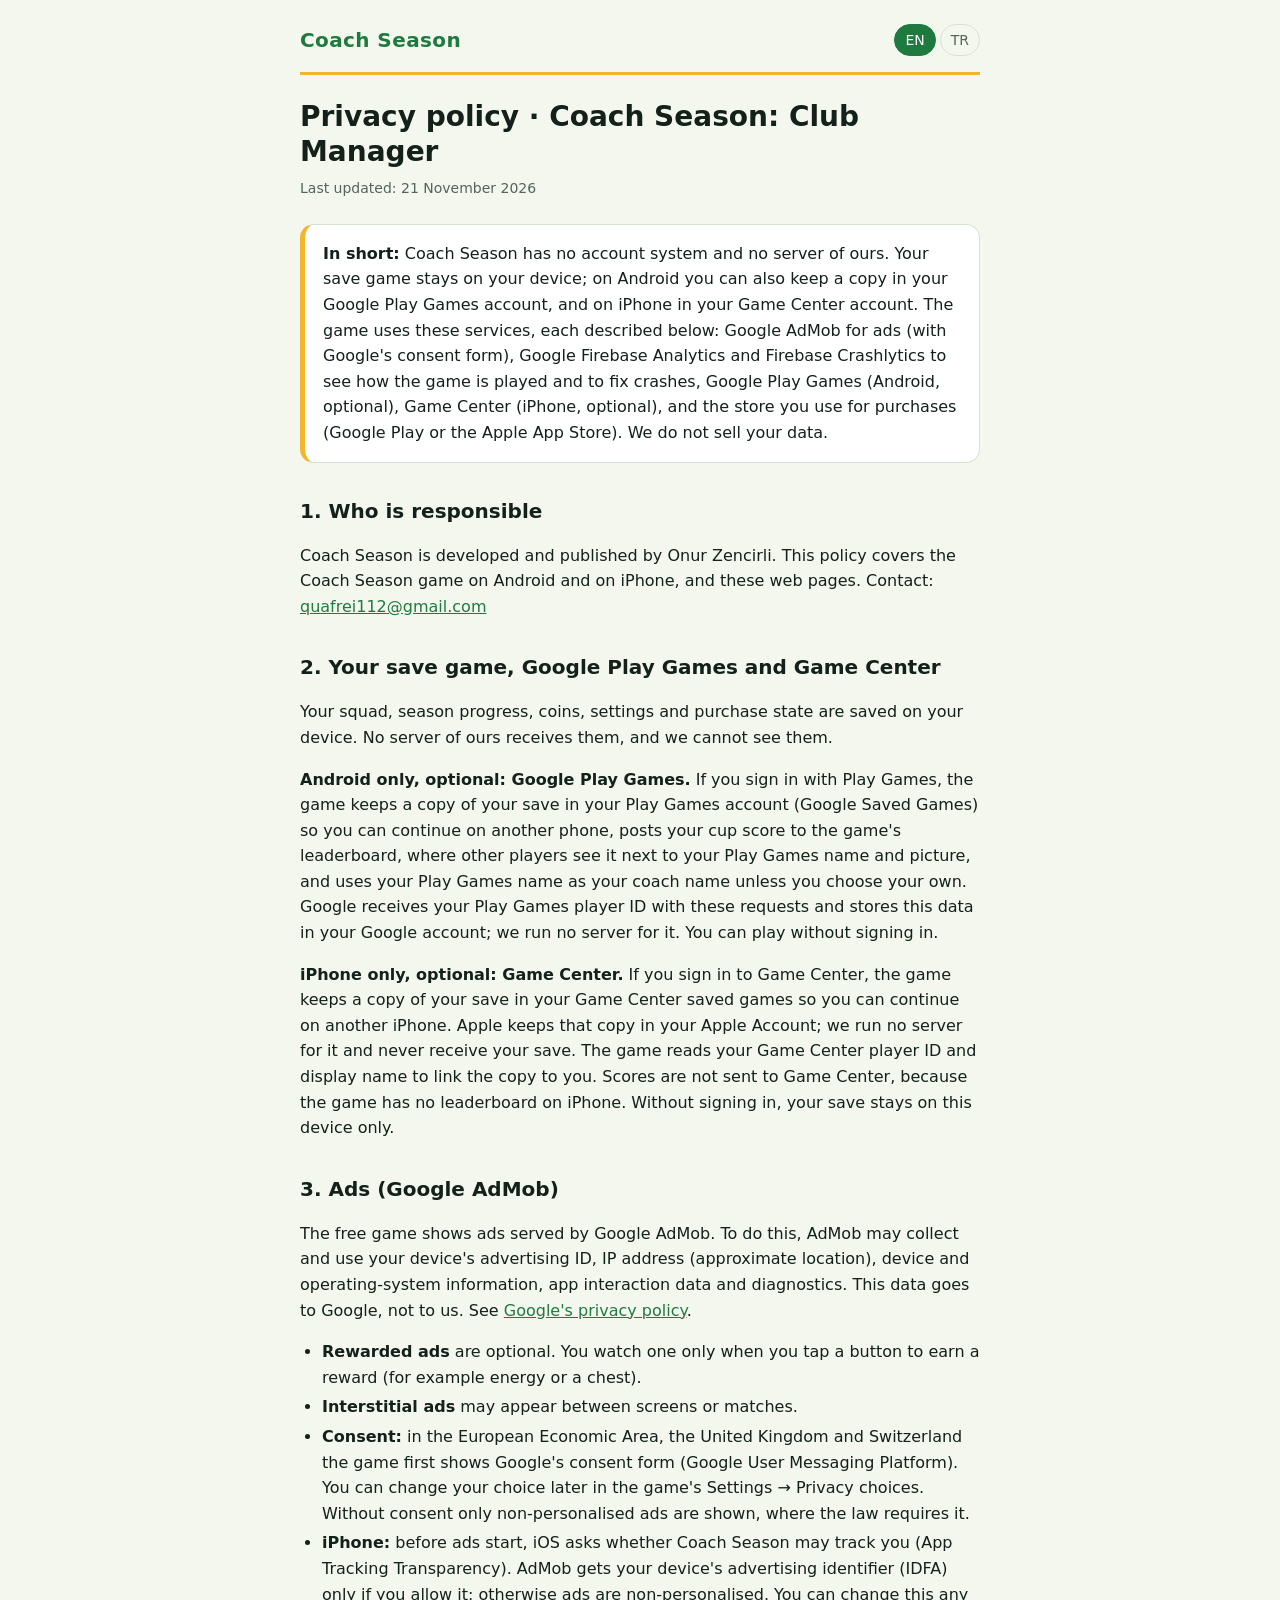
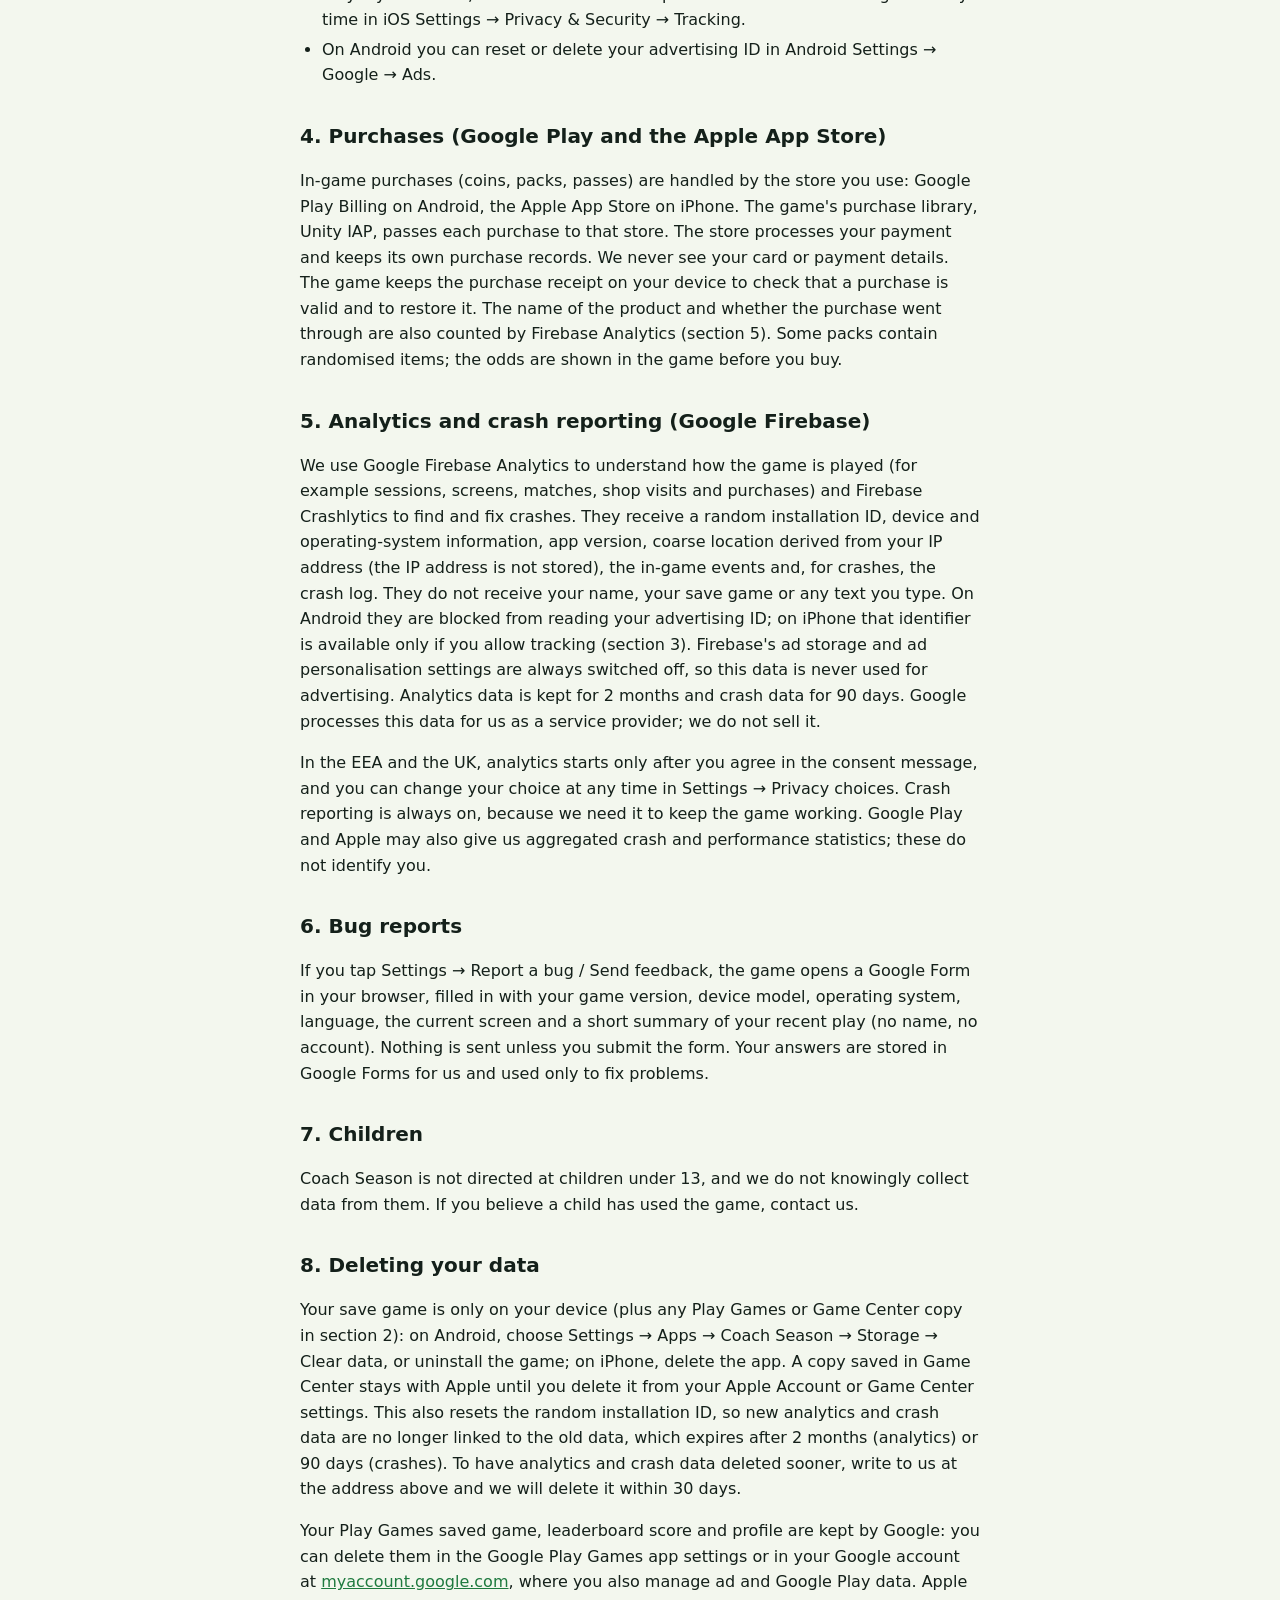
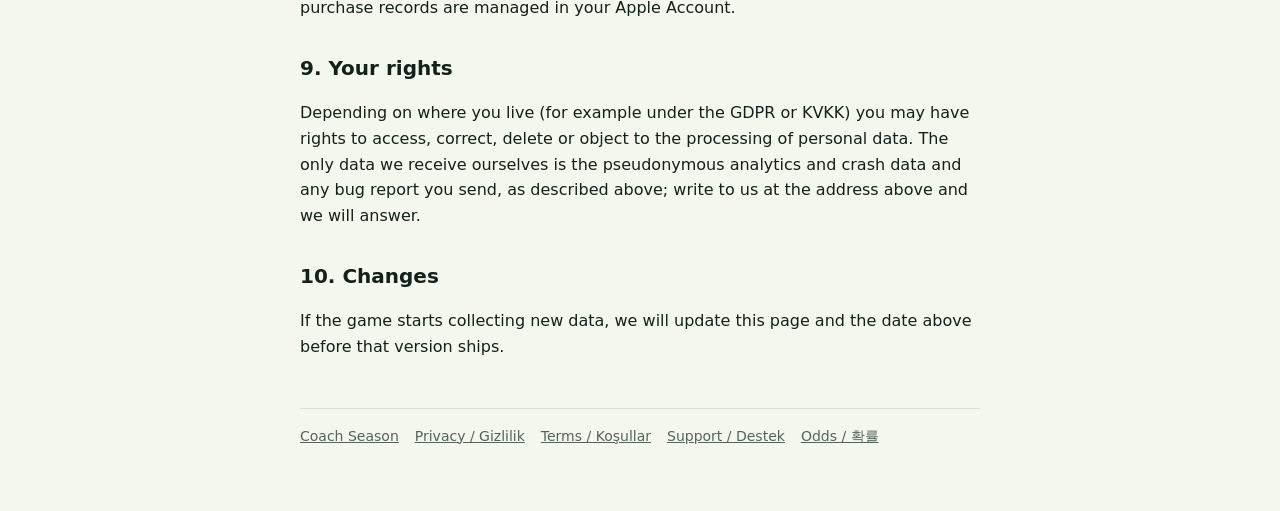
<file: privacy/index.html>
<!doctype html>
<html lang="en" data-root="../">
<head>
<meta charset="utf-8">
<meta name="viewport" content="width=device-width, initial-scale=1">
<title>Privacy policy · Coach Season</title>
<meta name="title-en" content="Privacy policy · Coach Season">
<meta name="title-tr" content="Gizlilik politikası · Coach Season">
<meta name="description" content="Coach Season privacy policy.">
<link rel="stylesheet" href="../style.css">
<script src="../site.js" defer></script>
</head>
<body>
<div class="wrap">
<header class="top">
  <a class="brand" href="../">Coach Season</a>
  <nav class="langs" aria-label="Language / Dil">
    <a href="?lang=en" hreflang="en">EN</a>
    <a href="?lang=tr" hreflang="tr">TR</a>
  </nav>
</header>
<main>
<!-- Source (ZTE-2224, 2026-11-18): Packages/manifest.json + Assets/Plugins. Unity IAP 4.15.1 (Google Play Billing / Apple App Store; nothing in Scripts starts Unity Gaming Services, checked 2026-11-18); Google Mobile Ads 11.5.0 + UMP; iOS ATT (DsAtt.mm); Firebase Analytics + Crashlytics 14.1.0 (FirebasePrivacy.androidlib; FirebaseBridge keeps ad storage denied); Google Play Games on Android only (optional sign-in, saved game, leaderboard "Cups", coach name); Game Center on iPhone (rc14 build, ZTE-2222: optional sign-in, saved games, no leaderboard); bug report = prefilled Google Form (FeedbackLink). No server of ours. Unity Analytics, Cloud Diagnostics and Unity Ads are off. Must say the same as docs/store/IOS-READINESS.md section 3, store/play/CONSOLE-ANSWERS.md section 5 and Assets/Plugins/iOS/PrivacyInfo.xcprivacy. Change the code, change this page. -->
<article lang="en">
  <h1>Privacy policy · Coach Season: Club Manager</h1>
  <p class="meta">Last updated: 21 November 2026</p>
  <div class="card"><strong>In short:</strong> Coach Season has no account system and no server of ours. Your save game stays on your device; on Android you can also keep a copy in your Google Play Games account, and on iPhone in your Game Center account. The game uses these services, each described below: Google AdMob for ads (with Google's consent form), Google Firebase Analytics and Firebase Crashlytics to see how the game is played and to fix crashes, Google Play Games (Android, optional), Game Center (iPhone, optional), and the store you use for purchases (Google Play or the Apple App Store). We do not sell your data.</div>

  <h2>1. Who is responsible</h2>
  <p>Coach Season is developed and published by Onur Zencirli. This policy covers the Coach Season game on Android and on iPhone, and these web pages. Contact: <a data-email="Privacy" href="mailto:quafrei112@gmail.com?subject=Privacy">quafrei112@gmail.com</a></p>

  <h2>2. Your save game, Google Play Games and Game Center</h2>
  <p>Your squad, season progress, coins, settings and purchase state are saved on your device. No server of ours receives them, and we cannot see them.</p>
  <p><strong>Android only, optional: Google Play Games.</strong> If you sign in with Play Games, the game keeps a copy of your save in your Play Games account (Google Saved Games) so you can continue on another phone, posts your cup score to the game's leaderboard, where other players see it next to your Play Games name and picture, and uses your Play Games name as your coach name unless you choose your own. Google receives your Play Games player ID with these requests and stores this data in your Google account; we run no server for it. You can play without signing in.</p>
  <p><strong>iPhone only, optional: Game Center.</strong> If you sign in to Game Center, the game keeps a copy of your save in your Game Center saved games so you can continue on another iPhone. Apple keeps that copy in your Apple Account; we run no server for it and never receive your save. The game reads your Game Center player ID and display name to link the copy to you. Scores are not sent to Game Center, because the game has no leaderboard on iPhone. Without signing in, your save stays on this device only.</p>

  <h2>3. Ads (Google AdMob)</h2>
  <p>The free game shows ads served by Google AdMob. To do this, AdMob may collect and use your device's advertising ID, IP address (approximate location), device and operating-system information, app interaction data and diagnostics. This data goes to Google, not to us. See <a href="https://policies.google.com/privacy">Google's privacy policy</a>.</p>
  <ul>
    <li><strong>Rewarded ads</strong> are optional. You watch one only when you tap a button to earn a reward (for example energy or a chest).</li>
    <li><strong>Interstitial ads</strong> may appear between screens or matches.</li>
    <li><strong>Consent:</strong> in the European Economic Area, the United Kingdom and Switzerland the game first shows Google's consent form (Google User Messaging Platform). You can change your choice later in the game's Settings → Privacy choices. Without consent only non-personalised ads are shown, where the law requires it.</li>
    <li><strong>iPhone:</strong> before ads start, iOS asks whether Coach Season may track you (App Tracking Transparency). AdMob gets your device's advertising identifier (IDFA) only if you allow it; otherwise ads are non-personalised. You can change this any time in iOS Settings → Privacy &amp; Security → Tracking.</li>
    <li>On Android you can reset or delete your advertising ID in Android Settings → Google → Ads.</li>
  </ul>

  <h2>4. Purchases (Google Play and the Apple App Store)</h2>
  <p>In-game purchases (coins, packs, passes) are handled by the store you use: Google Play Billing on Android, the Apple App Store on iPhone. The game's purchase library, Unity IAP, passes each purchase to that store. The store processes your payment and keeps its own purchase records. We never see your card or payment details. The game keeps the purchase receipt on your device to check that a purchase is valid and to restore it. The name of the product and whether the purchase went through are also counted by Firebase Analytics (section 5). Some packs contain randomised items; the odds are shown in the game before you buy.</p>

  <h2>5. Analytics and crash reporting (Google Firebase)</h2>
  <p>We use Google Firebase Analytics to understand how the game is played (for example sessions, screens, matches, shop visits and purchases) and Firebase Crashlytics to find and fix crashes. They receive a random installation ID, device and operating-system information, app version, coarse location derived from your IP address (the IP address is not stored), the in-game events and, for crashes, the crash log. They do not receive your name, your save game or any text you type. On Android they are blocked from reading your advertising ID; on iPhone that identifier is available only if you allow tracking (section 3). Firebase's ad storage and ad personalisation settings are always switched off, so this data is never used for advertising. Analytics data is kept for 2 months and crash data for 90 days. Google processes this data for us as a service provider; we do not sell it.</p>
  <p>In the EEA and the UK, analytics starts only after you agree in the consent message, and you can change your choice at any time in Settings → Privacy choices. Crash reporting is always on, because we need it to keep the game working. Google Play and Apple may also give us aggregated crash and performance statistics; these do not identify you.</p>

  <h2>6. Bug reports</h2>
  <p>If you tap Settings → Report a bug / Send feedback, the game opens a Google Form in your browser, filled in with your game version, device model, operating system, language, the current screen and a short summary of your recent play (no name, no account). Nothing is sent unless you submit the form. Your answers are stored in Google Forms for us and used only to fix problems.</p>

  <h2>7. Children</h2>
  <p>Coach Season is not directed at children under 13, and we do not knowingly collect data from them. If you believe a child has used the game, contact us.</p>

  <h2>8. Deleting your data</h2>
  <p>Your save game is only on your device (plus any Play Games or Game Center copy in section 2): on Android, choose Settings → Apps → Coach Season → Storage → Clear data, or uninstall the game; on iPhone, delete the app. A copy saved in Game Center stays with Apple until you delete it from your Apple Account or Game Center settings. This also resets the random installation ID, so new analytics and crash data are no longer linked to the old data, which expires after 2 months (analytics) or 90 days (crashes). To have analytics and crash data deleted sooner, write to us at the address above and we will delete it within 30 days.</p>
  <p>Your Play Games saved game, leaderboard score and profile are kept by Google: you can delete them in the Google Play Games app settings or in your Google account at <a href="https://myaccount.google.com/">myaccount.google.com</a>, where you also manage ad and Google Play data. Apple purchase records are managed in your Apple Account.</p>

  <h2>9. Your rights</h2>
  <p>Depending on where you live (for example under the GDPR or KVKK) you may have rights to access, correct, delete or object to the processing of personal data. The only data we receive ourselves is the pseudonymous analytics and crash data and any bug report you send, as described above; write to us at the address above and we will answer.</p>

  <h2>10. Changes</h2>
  <p>If the game starts collecting new data, we will update this page and the date above before that version ships.</p>
</article>
<article lang="tr">
  <h1>Gizlilik politikası · Coach Season: Club Manager</h1>
  <p class="meta">Son güncelleme: 21 Kasım 2026</p>
  <div class="card"><strong>Kısaca:</strong> Coach Season'da hesap sistemi ve bize ait sunucu yok. Kayıtlı oyunun cihazında kalır; Android'de istersen bir kopyasını Google Play Oyunlar hesabında, iPhone'da Game Center hesabında da tutabilirsin. Oyun aşağıda tek tek anlatılan şu hizmetleri kullanır: reklamlar için Google AdMob (Google'ın onay formuyla), oyunun nasıl oynandığını görmek ve çökmeleri düzeltmek için Google Firebase Analytics ve Firebase Crashlytics, Google Play Oyunlar (Android, isteğe bağlı), Game Center (iPhone, isteğe bağlı) ve satın almalar için kullandığın mağaza (Google Play veya Apple App Store). Verini satmayız.</div>

  <h2>1. Sorumlu kim</h2>
  <p>Coach Season'ı Onur Zencirli geliştirir ve yayımlar. Bu politika Android'deki ve iPhone'daki Coach Season oyunu ile bu web sayfaları için geçerlidir. İletişim: <a data-email="Gizlilik" href="mailto:quafrei112@gmail.com?subject=Gizlilik">quafrei112@gmail.com</a></p>

  <h2>2. Kayıtlı oyunun, Google Play Oyunlar ve Game Center</h2>
  <p>Kadron, sezon ilerlemen, paran, ayarların ve satın alma durumun cihazında saklanır. Bunları alan bir sunucumuz yoktur, göremeyiz.</p>
  <p><strong>Yalnız Android, isteğe bağlı: Google Play Oyunlar.</strong> Play Oyunlar ile giriş yaparsan oyun, başka telefonda devam edebilmen için kaydının bir kopyasını Play Oyunlar hesabında (Google Kayıtlı Oyunlar) tutar, kupa puanını oyunun sıralama tablosuna gönderir (diğer oyuncular onu Play Oyunlar adın ve resminle görür) ve kendin bir ad seçmediysen Play Oyunlar adını teknik direktör adın olarak kullanır. Google bu isteklerle Play Oyunlar oyuncu kimliğini alır ve bu veriyi Google hesabında saklar; bunun için bizim bir sunucumuz yoktur. Giriş yapmadan da oynayabilirsin.</p>
  <p><strong>Yalnız iPhone, isteğe bağlı: Game Center.</strong> Game Center'a giriş yaparsan oyun, kaydının bir kopyasını Game Center kayıtlı oyunlarında tutar; böylece başka bir iPhone'da devam edebilirsin. Apple bu kopyayı Apple Hesabında saklar; bunun için bizim sunucumuz yoktur ve kaydını asla almayız. Oyun, kopyayı sana bağlamak için Game Center oyuncu kimliğini ve görünen adını okur. iPhone'da sıralama tablosu yoktur, puanlar Game Center'a gönderilmez. Giriş yapmazsan kaydın yalnız bu cihazda kalır.</p>

  <h2>3. Reklamlar (Google AdMob)</h2>
  <p>Ücretsiz oyun Google AdMob reklamları gösterir. AdMob bunun için cihazının reklam kimliğini, IP adresini (yaklaşık konum), cihaz ve işletim sistemi bilgisini, uygulama etkileşimini ve teşhis verisini toplayıp kullanabilir. Bu veri bize değil Google'a gider. Bkz. <a href="https://policies.google.com/privacy">Google gizlilik politikası</a>.</p>
  <ul>
    <li><strong>Ödüllü reklamlar</strong> isteğe bağlıdır; yalnız ödül (enerji, sandık gibi) için bir düğmeye bastığında izlersin.</li>
    <li><strong>Geçiş reklamları</strong> ekranlar veya maçlar arasında çıkabilir.</li>
    <li><strong>Onay:</strong> Avrupa Ekonomik Alanı, Birleşik Krallık ve İsviçre'de oyun önce Google'ın onay formunu (Google User Messaging Platform) gösterir. Seçimini sonra oyunda Ayarlar → Gizlilik seçenekleri'nden değiştirebilirsin. Yasanın gerektirdiği yerlerde onay yoksa yalnız kişiselleştirilmemiş reklam gösterilir.</li>
    <li><strong>iPhone:</strong> reklamlar başlamadan önce iOS, Coach Season'ın seni izlemesine izin verip vermediğini sorar (Uygulama Takip Şeffaflığı). AdMob cihazının reklam kimliğini (IDFA) yalnız izin verirsen alır; vermezsen reklamlar kişiselleştirilmez. Bunu istediğin zaman iOS Ayarlar → Gizlilik ve Güvenlik → İzleme bölümünden değiştirebilirsin.</li>
    <li>Android'de reklam kimliğini Ayarlar → Google → Reklamlar bölümünden sıfırlayabilir veya silebilirsin.</li>
  </ul>

  <h2>4. Satın almalar (Google Play ve Apple App Store)</h2>
  <p>Oyun içi satın almaları (para, paketler, geçişler) kullandığın mağaza yürütür: Android'de Google Play Faturalandırma, iPhone'da Apple App Store. Oyundaki satın alma kütüphanesi (Unity IAP) satın almayı bu mağazaya iletir. Ödemeni mağaza işler ve kendi satın alma kayıtlarını tutar. Kart veya ödeme bilgini asla görmeyiz. Oyun, satın almanın geçerliliğini denetlemek ve geri yüklemek için makbuzu cihazında tutar. Ürünün adı ve satın almanın tamamlanıp tamamlanmadığı Firebase Analytics'te de sayılır (5. bölüm). Bazı paketler rastgele öğeler içerir; olasılıklar satın almadan önce oyunda gösterilir.</p>

  <h2>5. Analiz ve çökme raporu (Google Firebase)</h2>
  <p>Oyunun nasıl oynandığını anlamak için (örneğin oturumlar, ekranlar, maçlar, mağaza ziyaretleri ve satın almalar) Google Firebase Analytics'i, çökmeleri bulup düzeltmek için Firebase Crashlytics'i kullanıyoruz. Bu hizmetler rastgele bir kurulum kimliği, cihaz ve işletim sistemi bilgisi, uygulama sürümü, IP adresinden çıkarılan kaba konum (IP adresi saklanmaz), oyun içi olaylar ve çökmelerde çökme kaydı alır. Adını, kayıtlı oyununu veya yazdığın bir metni almaz. Android'de reklam kimliğini okumaları engellenmiştir; iPhone'da bu kimlik yalnız izlemeye izin verirsen erişilebilir olur (3. bölüm). Firebase'in reklam depolama ve reklam kişiselleştirme ayarları her zaman kapalıdır; bu veri asla reklam için kullanılmaz. Analiz verisi 2 ay, çökme verisi 90 gün saklanır. Google bu veriyi bizim adımıza hizmet sağlayıcı olarak işler; veriyi satmayız.</p>
  <p>AEA ve Birleşik Krallık'ta analiz, yalnızca onay mesajında kabul ettikten sonra başlar; seçimini istediğin zaman Ayarlar → Gizlilik seçenekleri'nden değiştirebilirsin. Çökme raporu her zaman açıktır, çünkü oyunun çalışır kalması için gereklidir. Google Play ve Apple da bize toplu çökme ve performans istatistikleri verebilir; bunlar seni tanımlamaz.</p>

  <h2>6. Hata bildirimleri</h2>
  <p>Ayarlar → Hata bildir / Öneri gönder'e basarsan oyun tarayıcında bir Google Form açar. Form oyun sürümün, cihaz modelin, işletim sistemin, dilin, o anki ekran ve son oyununun kısa bir özetiyle (ad yok, hesap yok) doldurulmuş gelir. Formu göndermezsen hiçbir şey gitmez. Cevapların bizim için Google Formlar'da saklanır ve yalnız sorunları düzeltmek için kullanılır.</p>

  <h2>7. Çocuklar</h2>
  <p>Coach Season 13 yaş altı çocuklara yönelik değildir ve onlardan bilerek veri toplamayız. Bir çocuğun oyunu kullandığını düşünüyorsan bize yaz.</p>

  <h2>8. Verini silme</h2>
  <p>Kayıtlı oyunun yalnızca cihazındadır (2. bölümdeki Play Oyunlar veya Game Center kopyası hariç): Android'de Ayarlar → Uygulamalar → Coach Season → Depolama → Verileri temizle'yi seç veya oyunu kaldır; iPhone'da uygulamayı sil. Game Center'a kaydettiğin kopya Apple'da kalır; onu Apple Hesabından veya Game Center ayarlarından silene kadar durur. Bu, rastgele kurulum kimliğini de sıfırlar; yeni analiz ve çökme verisi eski veriye bağlanmaz, eski veri 2 ay (analiz) veya 90 gün (çökme) sonra silinir. Analiz ve çökme verisinin daha önce silinmesini istersen yukarıdaki adrese yaz; 30 gün içinde sileriz.</p>
  <p>Play Oyunlar kayıtlı oyunun, sıralama puanın ve profilin Google'da tutulur: bunları Google Play Oyunlar uygulamasının ayarlarından veya <a href="https://myaccount.google.com/">myaccount.google.com</a> üzerinden silebilirsin; reklam ve Google Play verilerini de orada yönetirsin. Apple satın alma kayıtların Apple Hesabı'nda yönetilir.</p>

  <h2>9. Hakların</h2>
  <p>Yaşadığın yere göre (örneğin KVKK, GDPR) kişisel verilere erişme, düzeltme, silme ve işlenmesine itiraz etme hakların olabilir. Bizim doğrudan aldığımız veri yalnız yukarıda anlatılan takma adlı analiz ve çökme verisi ile gönderdiğin hata bildirimleridir; yukarıdaki adrese yaz, cevaplarız.</p>

  <h2>10. Değişiklikler</h2>
  <p>Oyun yeni veri toplamaya başlarsa, o sürüm yayımlanmadan önce bu sayfayı ve tarihi güncelleriz.</p>
</article>
</main>
<footer class="bottom">
  <a href="../">Coach Season</a>
  <a href="../privacy/">Privacy / Gizlilik</a>
  <a href="../terms/">Terms / Koşullar</a>
  <a href="../support/">Support / Destek</a>
  <a href="../odds/">Odds / 확률</a>
</footer>
</div>
</body>
</html>
</file>
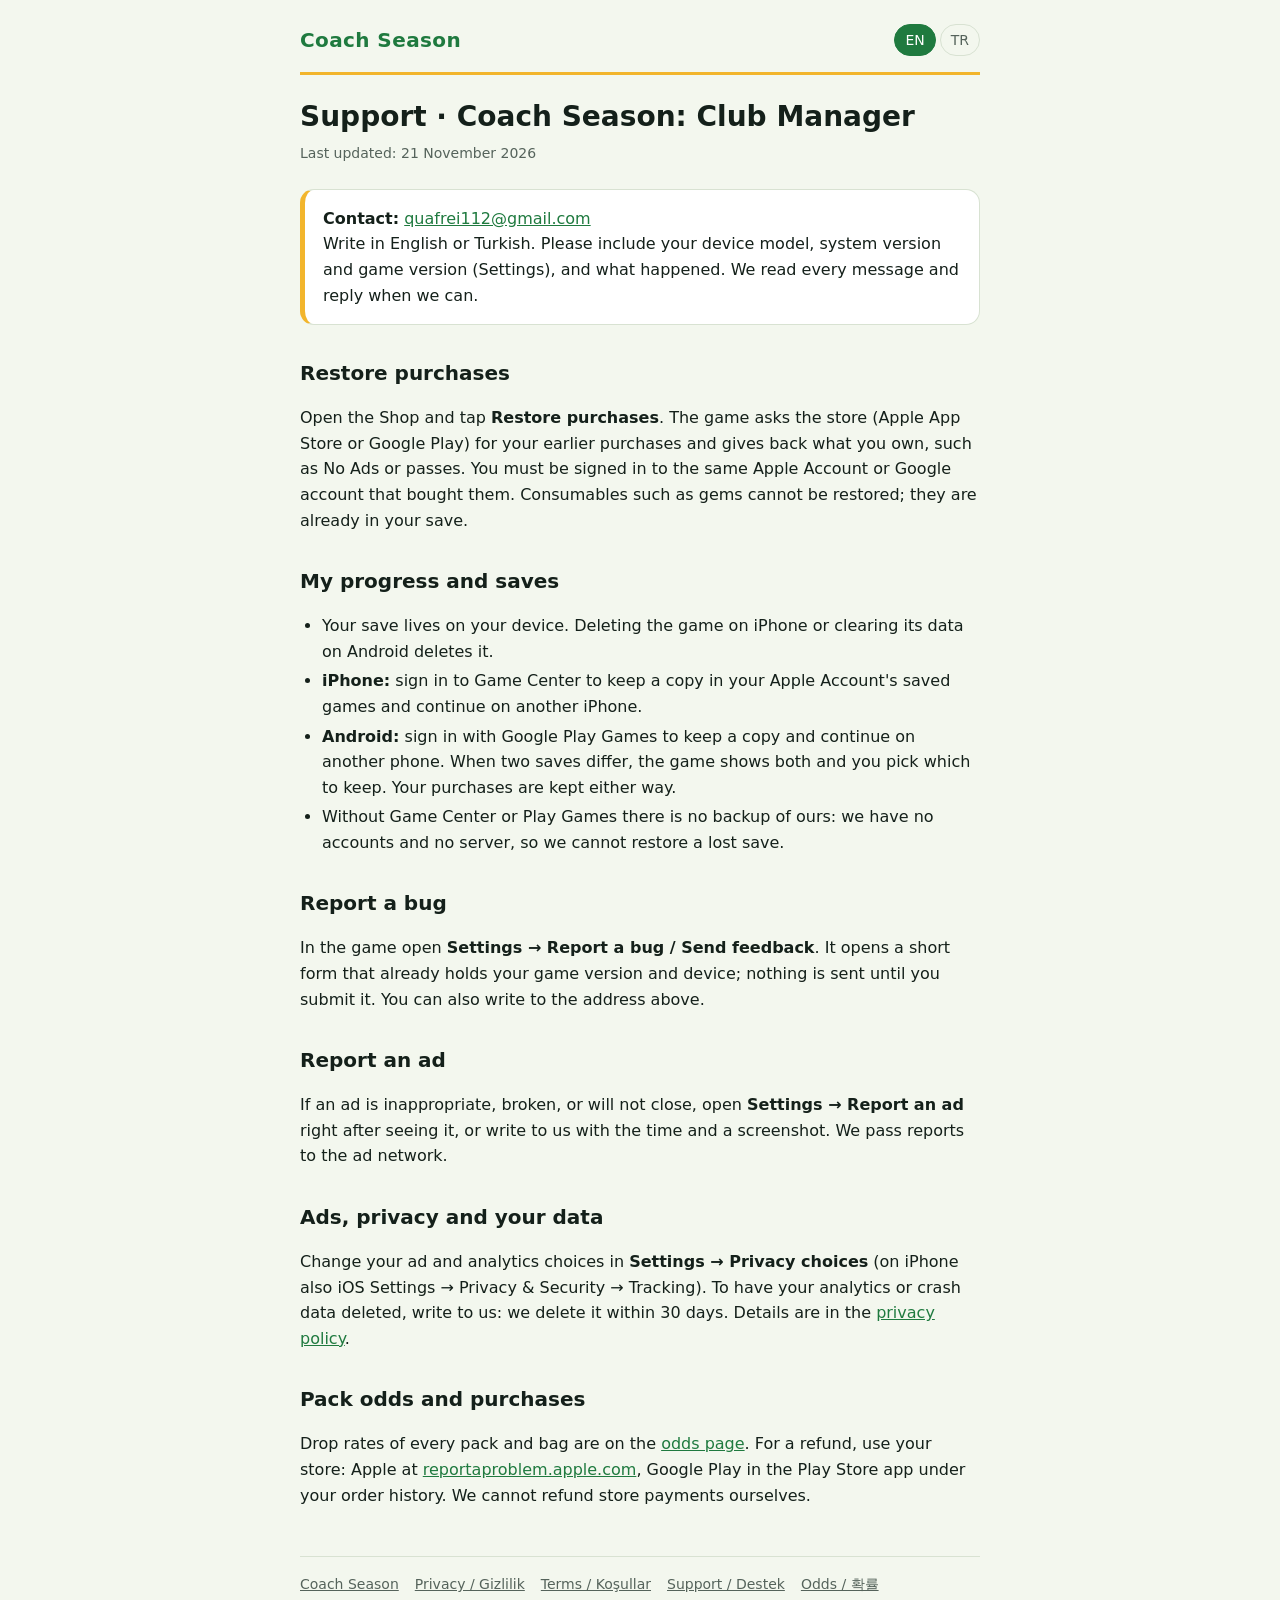
<file: support/index.html>
<!doctype html>
<html lang="en" data-root="../">
<head>
<meta charset="utf-8">
<meta name="viewport" content="width=device-width, initial-scale=1">
<title>Support · Coach Season</title>
<meta name="title-en" content="Support · Coach Season">
<meta name="title-tr" content="Destek · Coach Season">
<meta name="description" content="Coach Season support: contact, restore purchases, saves, bug and ad reports.">
<link rel="stylesheet" href="../style.css">
<script src="../site.js" defer></script>
</head>
<body>
<div class="wrap">
<header class="top">
  <a class="brand" href="../">Coach Season</a>
  <nav class="langs" aria-label="Language / Dil">
    <a href="?lang=en" hreflang="en">EN</a>
    <a href="?lang=tr" hreflang="tr">TR</a>
  </nav>
</header>
<main>
<article lang="en">
  <h1>Support · Coach Season: Club Manager</h1>
  <p class="meta">Last updated: 21 November 2026</p>
  <div class="card"><strong>Contact:</strong> <a data-email="Coach Season support" href="mailto:quafrei112@gmail.com?subject=Coach%20Season%20support">quafrei112@gmail.com</a><br>Write in English or Turkish. Please include your device model, system version and game version (Settings), and what happened. We read every message and reply when we can.</div>

  <h2>Restore purchases</h2>
  <p>Open the Shop and tap <strong>Restore purchases</strong>. The game asks the store (Apple App Store or Google Play) for your earlier purchases and gives back what you own, such as No Ads or passes. You must be signed in to the same Apple Account or Google account that bought them. Consumables such as gems cannot be restored; they are already in your save.</p>

  <h2>My progress and saves</h2>
  <ul>
    <li>Your save lives on your device. Deleting the game on iPhone or clearing its data on Android deletes it.</li>
    <li><strong>iPhone:</strong> sign in to Game Center to keep a copy in your Apple Account's saved games and continue on another iPhone.</li>
    <li><strong>Android:</strong> sign in with Google Play Games to keep a copy and continue on another phone. When two saves differ, the game shows both and you pick which to keep. Your purchases are kept either way.</li>
    <li>Without Game Center or Play Games there is no backup of ours: we have no accounts and no server, so we cannot restore a lost save.</li>
  </ul>

  <h2>Report a bug</h2>
  <p>In the game open <strong>Settings → Report a bug / Send feedback</strong>. It opens a short form that already holds your game version and device; nothing is sent until you submit it. You can also write to the address above.</p>

  <h2>Report an ad</h2>
  <p>If an ad is inappropriate, broken, or will not close, open <strong>Settings → Report an ad</strong> right after seeing it, or write to us with the time and a screenshot. We pass reports to the ad network.</p>

  <h2>Ads, privacy and your data</h2>
  <p>Change your ad and analytics choices in <strong>Settings → Privacy choices</strong> (on iPhone also iOS Settings → Privacy &amp; Security → Tracking). To have your analytics or crash data deleted, write to us: we delete it within 30 days. Details are in the <a href="../privacy/">privacy policy</a>.</p>

  <h2>Pack odds and purchases</h2>
  <p>Drop rates of every pack and bag are on the <a href="../odds/">odds page</a>. For a refund, use your store: Apple at <a href="https://reportaproblem.apple.com/">reportaproblem.apple.com</a>, Google Play in the Play Store app under your order history. We cannot refund store payments ourselves.</p>
</article>
<article lang="tr">
  <h1>Destek · Coach Season: Club Manager</h1>
  <p class="meta">Son güncelleme: 21 Kasım 2026</p>
  <div class="card"><strong>İletişim:</strong> <a data-email="Coach Season destek" href="mailto:quafrei112@gmail.com?subject=Coach%20Season%20destek">quafrei112@gmail.com</a><br>Türkçe veya İngilizce yazabilirsin. Lütfen cihaz modelini, sistem sürümünü, oyun sürümünü (Ayarlar) ve ne olduğunu yaz. Her mesajı okuruz, mümkün olunca cevaplarız.</div>

  <h2>Satın alımları geri yükle</h2>
  <p>Mağazayı aç ve <strong>Satın alımları geri yükle</strong>'ye bas. Oyun, önceki satın almalarını mağazadan (Apple App Store veya Google Play) ister ve sahip olduklarını (Reklamsız, geçişler gibi) geri verir. Satın almayı yapan Apple Hesabı veya Google hesabıyla giriş yapmış olmalısın. Elmas gibi tüketilebilir ürünler geri yüklenmez; zaten kaydındadır.</p>

  <h2>İlerlemem ve kayıtlarım</h2>
  <ul>
    <li>Kaydın cihazında durur. iPhone'da oyunu silmek veya Android'de verilerini temizlemek kaydı siler.</li>
    <li><strong>iPhone:</strong> Game Center'a giriş yaparsan kaydın bir kopyası Apple Hesabının kayıtlı oyunlarında durur; başka bir iPhone'da devam edebilirsin.</li>
    <li><strong>Android:</strong> Google Play Oyunlar ile giriş yaparsan kopya tutulur, başka telefonda devam edebilirsin. İki kayıt farklıysa oyun ikisini de gösterir, hangisini tutacağını sen seçersin. Satın almaların her iki durumda da korunur.</li>
    <li>Game Center veya Play Oyunlar olmadan bizim bir yedeğimiz yoktur: hesap ve sunucumuz olmadığı için kaybolan kaydı geri getiremeyiz.</li>
  </ul>

  <h2>Hata bildir</h2>
  <p>Oyunda <strong>Ayarlar → Hata bildir / Öneri gönder</strong>'i aç. Oyun sürümün ve cihazınla dolu kısa bir form açılır; sen göndermeden hiçbir şey gitmez. Yukarıdaki adrese de yazabilirsin.</p>

  <h2>Reklamı bildir</h2>
  <p>Uygunsuz, bozuk veya kapanmayan bir reklam görürsen hemen sonra <strong>Ayarlar → Reklamı bildir</strong>'e bas ya da bize saat ve ekran görüntüsüyle yaz. Bildirimleri reklam ağına iletiriz.</p>

  <h2>Reklamlar, gizlilik ve verin</h2>
  <p>Reklam ve analiz tercihlerini <strong>Ayarlar → Gizlilik seçenekleri</strong>'nden değiştir (iPhone'da ayrıca iOS Ayarlar → Gizlilik ve Güvenlik → İzleme). Analiz veya çökme verinin silinmesi için bize yaz: 30 gün içinde sileriz. Ayrıntılar <a href="../privacy/">gizlilik politikasında</a>.</p>

  <h2>Paket olasılıkları ve satın almalar</h2>
  <p>Her paket ve çantanın çıkma olasılıkları <a href="../odds/">olasılık sayfasında</a>. İade için kullandığın mağazaya git: Apple için <a href="https://reportaproblem.apple.com/">reportaproblem.apple.com</a>, Google Play için Play Store uygulamasında sipariş geçmişin. Mağaza ödemelerini biz iade edemeyiz.</p>
</article>
</main>
<footer class="bottom">
  <a href="../">Coach Season</a>
  <a href="../privacy/">Privacy / Gizlilik</a>
  <a href="../terms/">Terms / Koşullar</a>
  <a href="../support/">Support / Destek</a>
  <a href="../odds/">Odds / 확률</a>
</footer>
</div>
</body>
</html>
</file>
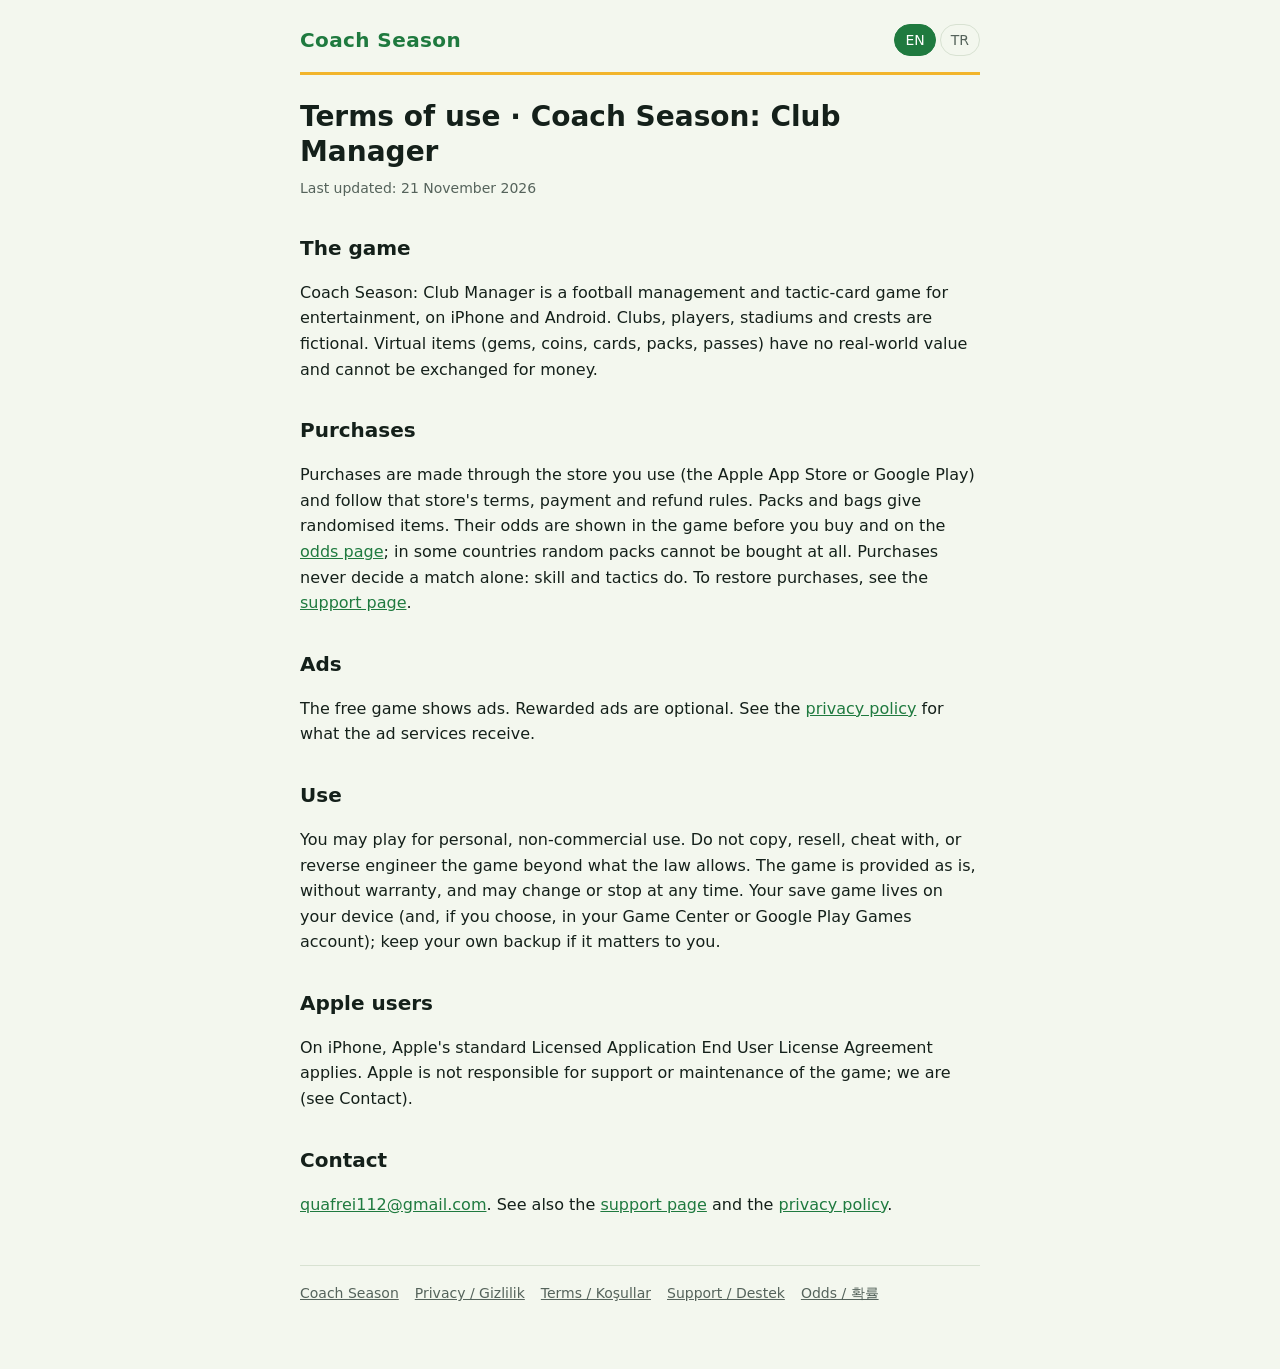
<file: terms/index.html>
<!doctype html>
<html lang="en" data-root="../">
<head>
<meta charset="utf-8">
<meta name="viewport" content="width=device-width, initial-scale=1">
<title>Terms of use · Coach Season</title>
<meta name="title-en" content="Terms of use · Coach Season">
<meta name="title-tr" content="Kullanım koşulları · Coach Season">
<meta name="description" content="Coach Season terms of use.">
<link rel="stylesheet" href="../style.css">
<script src="../site.js" defer></script>
</head>
<body>
<div class="wrap">
<header class="top">
  <a class="brand" href="../">Coach Season</a>
  <nav class="langs" aria-label="Language / Dil">
    <a href="?lang=en" hreflang="en">EN</a>
    <a href="?lang=tr" hreflang="tr">TR</a>
  </nav>
</header>
<main>
<article lang="en">
  <h1>Terms of use · Coach Season: Club Manager</h1>
  <p class="meta">Last updated: 21 November 2026</p>
  <h2>The game</h2>
  <p>Coach Season: Club Manager is a football management and tactic-card game for entertainment, on iPhone and Android. Clubs, players, stadiums and crests are fictional. Virtual items (gems, coins, cards, packs, passes) have no real-world value and cannot be exchanged for money.</p>
  <h2>Purchases</h2>
  <p>Purchases are made through the store you use (the Apple App Store or Google Play) and follow that store's terms, payment and refund rules. Packs and bags give randomised items. Their odds are shown in the game before you buy and on the <a href="../odds/">odds page</a>; in some countries random packs cannot be bought at all. Purchases never decide a match alone: skill and tactics do. To restore purchases, see the <a href="../support/">support page</a>.</p>
  <h2>Ads</h2>
  <p>The free game shows ads. Rewarded ads are optional. See the <a href="../privacy/">privacy policy</a> for what the ad services receive.</p>
  <h2>Use</h2>
  <p>You may play for personal, non-commercial use. Do not copy, resell, cheat with, or reverse engineer the game beyond what the law allows. The game is provided as is, without warranty, and may change or stop at any time. Your save game lives on your device (and, if you choose, in your Game Center or Google Play Games account); keep your own backup if it matters to you.</p>
  <h2>Apple users</h2>
  <p>On iPhone, Apple's standard Licensed Application End User License Agreement applies. Apple is not responsible for support or maintenance of the game; we are (see Contact).</p>
  <h2>Contact</h2>
  <p><a data-email="Terms" href="mailto:quafrei112@gmail.com?subject=Terms">quafrei112@gmail.com</a>. See also the <a href="../support/">support page</a> and the <a href="../privacy/">privacy policy</a>.</p>
</article>
<article lang="tr">
  <h1>Kullanım koşulları · Coach Season: Club Manager</h1>
  <p class="meta">Son güncelleme: 21 Kasım 2026</p>
  <h2>Oyun</h2>
  <p>Coach Season: Club Manager, iPhone ve Android için eğlence amaçlı bir futbol menajerliği ve taktik kartı oyunudur. Kulüpler, oyuncular, stadyumlar ve armalar kurgusaldır. Sanal öğelerin (elmas, para, kartlar, paketler, geçişler) gerçek dünyada değeri yoktur, paraya çevrilemez.</p>
  <h2>Satın almalar</h2>
  <p>Satın almalar kullandığın mağaza (Apple App Store veya Google Play) üzerinden yapılır ve o mağazanın koşullarına, ödeme ve iade kurallarına tabidir. Paketler ve çantalar rastgele öğeler verir. Olasılıkları satın almadan önce oyunda ve <a href="../odds/">olasılık sayfasında</a> gösterilir; bazı ülkelerde rastgele paketler hiç satın alınamaz. Satın alma tek başına bir maçı belirlemez: beceri ve taktik belirler. Satın almaları geri yüklemek için <a href="../support/">destek sayfasına</a> bak.</p>
  <h2>Reklamlar</h2>
  <p>Ücretsiz oyun reklam gösterir. Ödüllü reklamlar isteğe bağlıdır. Reklam hizmetlerinin ne aldığını <a href="../privacy/">gizlilik politikasında</a> bulabilirsin.</p>
  <h2>Kullanım</h2>
  <p>Oyunu kişisel, ticari olmayan amaçla oynayabilirsin. Yasanın izin verdiğinden fazla kopyalama, yeniden satma, hile yapma veya tersine mühendislik yapma. Oyun olduğu gibi, garantisiz sunulur ve istediğimiz zaman değişebilir veya durabilir. Kayıtlı oyunun cihazında (ve istersen Game Center veya Google Play Oyunlar hesabında) durur; önemliyse kendi yedeğini al.</p>
  <h2>Apple kullanıcıları</h2>
  <p>iPhone'da Apple'ın standart Lisanslı Uygulama Son Kullanıcı Lisans Sözleşmesi geçerlidir. Oyunun desteğinden ve bakımından Apple değil biz sorumluyuz (bkz. İletişim).</p>
  <h2>İletişim</h2>
  <p><a data-email="Koşullar" href="mailto:quafrei112@gmail.com?subject=Ko%C5%9Fullar">quafrei112@gmail.com</a>. Ayrıca <a href="../support/">destek sayfası</a> ve <a href="../privacy/">gizlilik politikası</a>.</p>
</article>
</main>
<footer class="bottom">
  <a href="../">Coach Season</a>
  <a href="../privacy/">Privacy / Gizlilik</a>
  <a href="../terms/">Terms / Koşullar</a>
  <a href="../support/">Support / Destek</a>
  <a href="../odds/">Odds / 확률</a>
</footer>
</div>
</body>
</html>
</file>
<file: style.css>
/* Coach Season store pages: one CSS, no external fonts. */
:root {
  --bg: #f3f7ee; --surface: #ffffff; --text: #14201a; --muted: #55635b; --line: #d8e2d2;
  --accent: #1f7a3f; --accent-ink: #ffffff; --gold: #f2b52c;
  color-scheme: light dark;
}
@media (prefers-color-scheme: dark) {
  :root { --bg: #0f1a14; --surface: #16251c; --text: #eef4ea; --muted: #a2b3a8; --line: #26382c; --accent: #5fd184; --accent-ink: #0a1a10; }
}
* { box-sizing: border-box; }
html { -webkit-text-size-adjust: 100%; }
body { margin: 0; background: var(--bg); color: var(--text); font: 16px/1.6 system-ui, -apple-system, "Segoe UI", Roboto, Arial, sans-serif; }
.wrap { max-width: 720px; margin: 0 auto; padding: 24px 20px 64px; }
header.top { display: flex; align-items: center; justify-content: space-between; gap: 12px; padding-bottom: 16px; border-bottom: 3px solid var(--gold); margin-bottom: 24px; }
.brand { font-weight: 800; font-size: 20px; letter-spacing: .02em; color: var(--accent); text-decoration: none; }
.langs { display: flex; gap: 4px; }
.langs a { padding: 4px 10px; border-radius: 999px; border: 1px solid var(--line); color: var(--muted); text-decoration: none; font-size: 14px; }
.langs a[aria-current="true"] { background: var(--accent); border-color: var(--accent); color: var(--accent-ink); }
h1 { font-size: 28px; line-height: 1.25; margin: 0 0 8px; }
h2 { font-size: 20px; margin: 32px 0 8px; }
.meta { color: var(--muted); font-size: 14px; margin: 0 0 24px; }
a { color: var(--accent); }
ul { padding-left: 22px; } li + li { margin-top: 4px; }
.card { background: var(--surface); border: 1px solid var(--line); border-left: 5px solid var(--gold); border-radius: 14px; padding: 16px 18px; margin: 16px 0; }
.cards { display: grid; gap: 12px; margin: 24px 0; }
.cards a.card { display: block; margin: 0; color: var(--text); text-decoration: none; }
.cards a.card strong { display: block; color: var(--accent); }
footer.bottom { margin-top: 48px; padding-top: 16px; border-top: 1px solid var(--line); color: var(--muted); font-size: 14px; display: flex; flex-wrap: wrap; gap: 6px 16px; }
footer.bottom a { color: var(--muted); }
html[data-lang] [lang]:not(html) { display: none; }
html[data-lang="tr"] [lang="tr"]:not(html), html[data-lang="en"] [lang="en"]:not(html) { display: block; }
</file>
